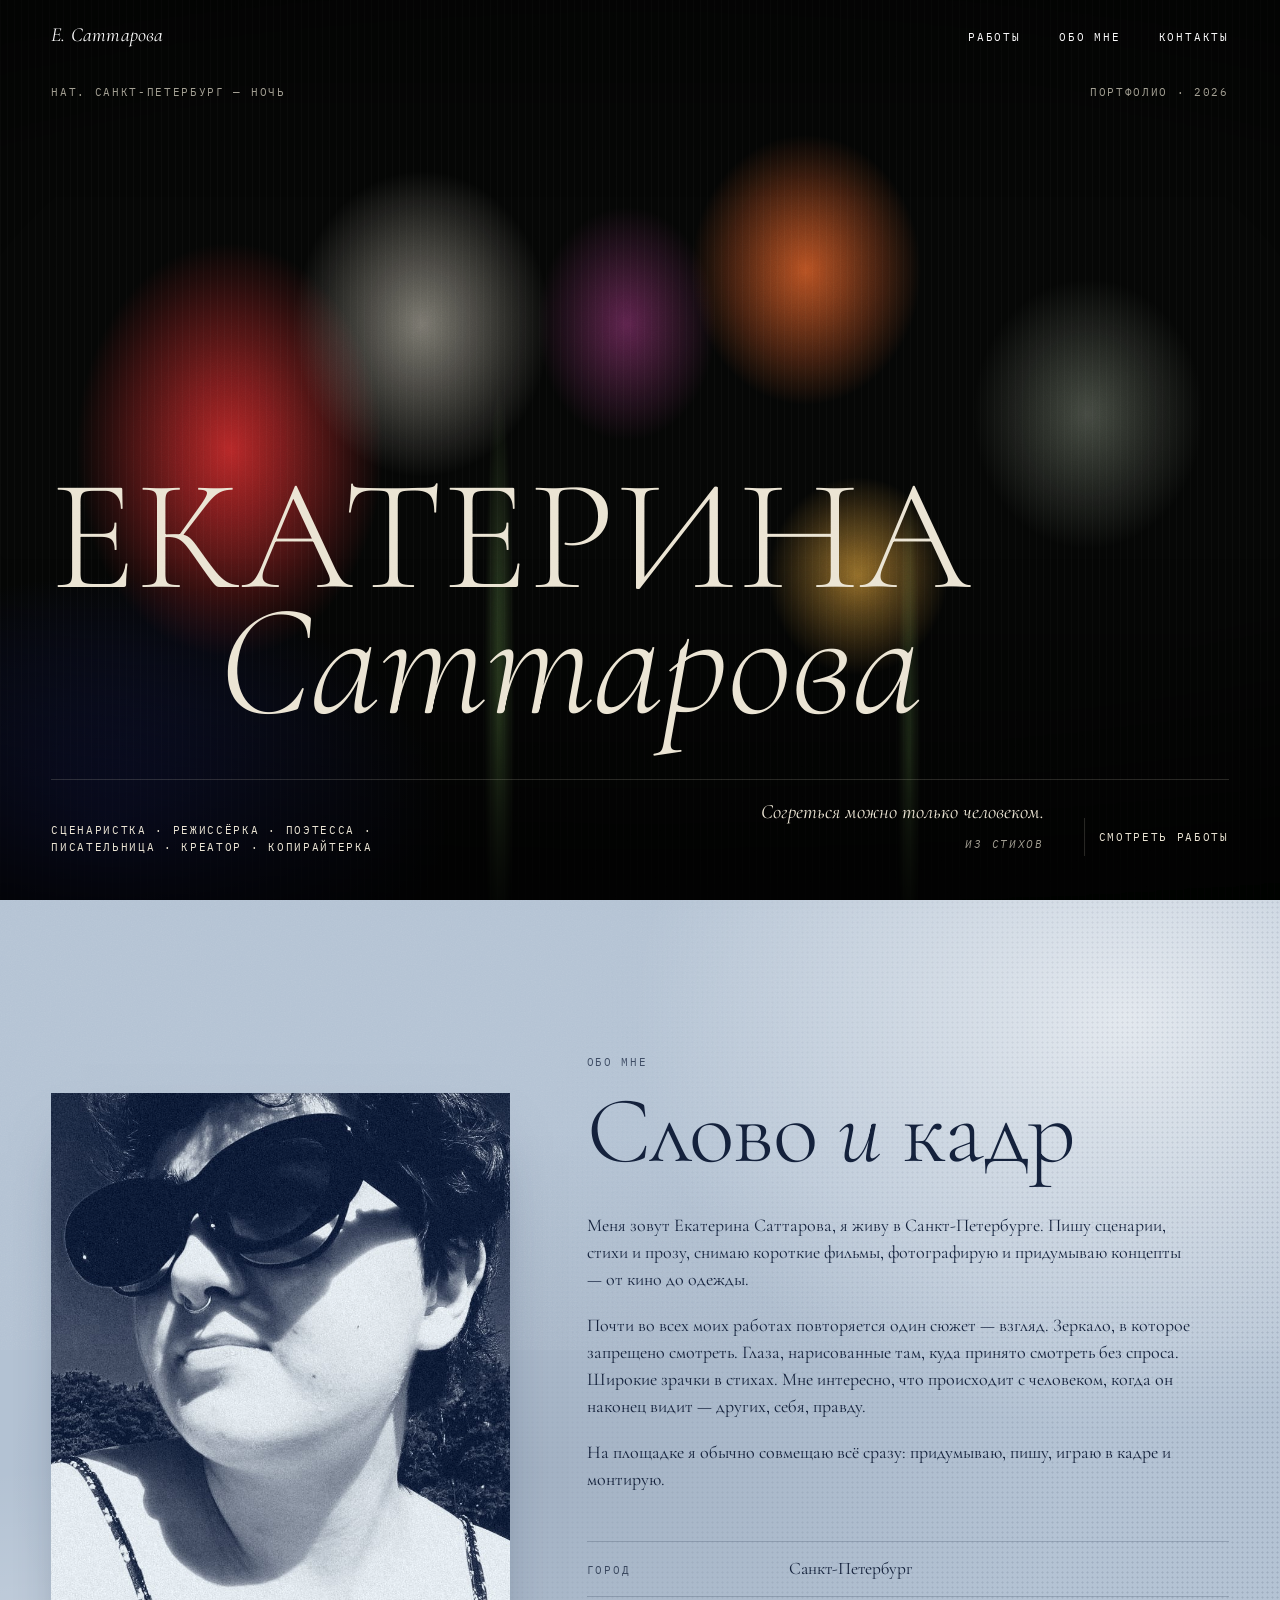
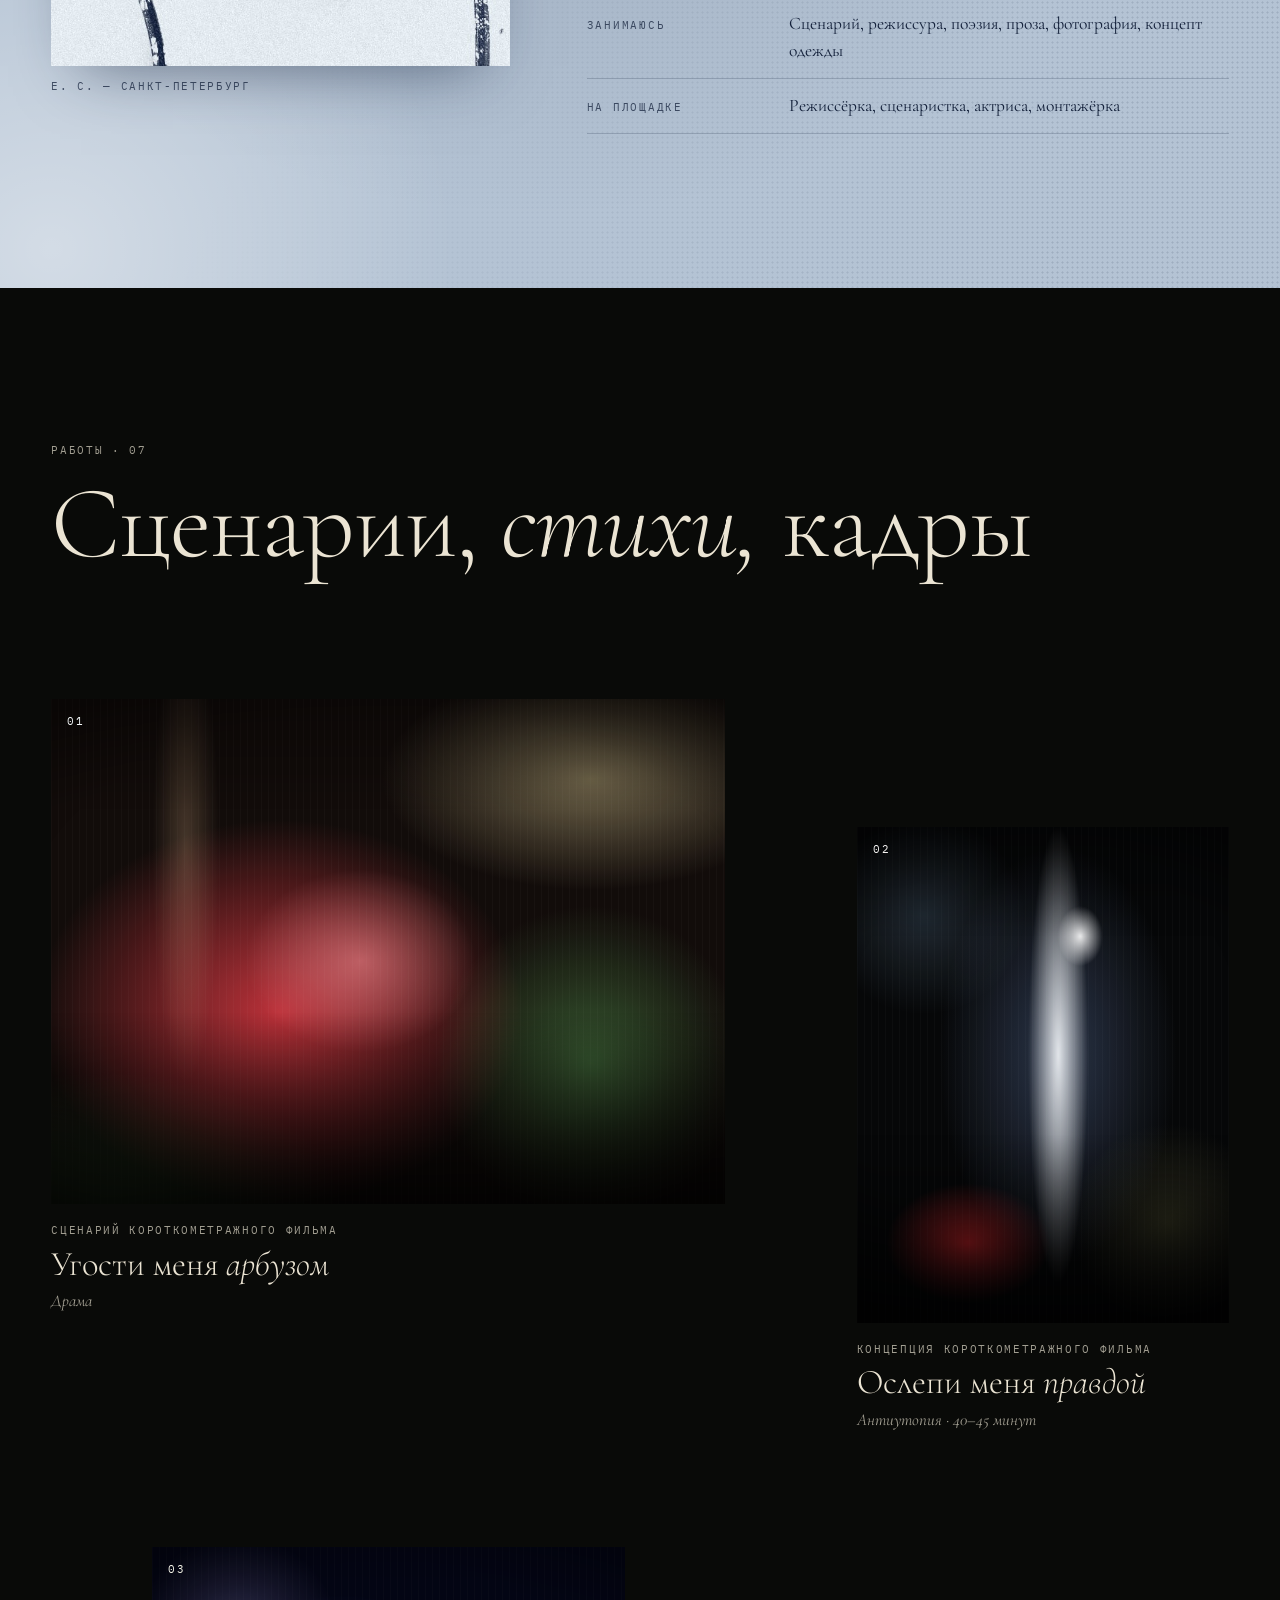
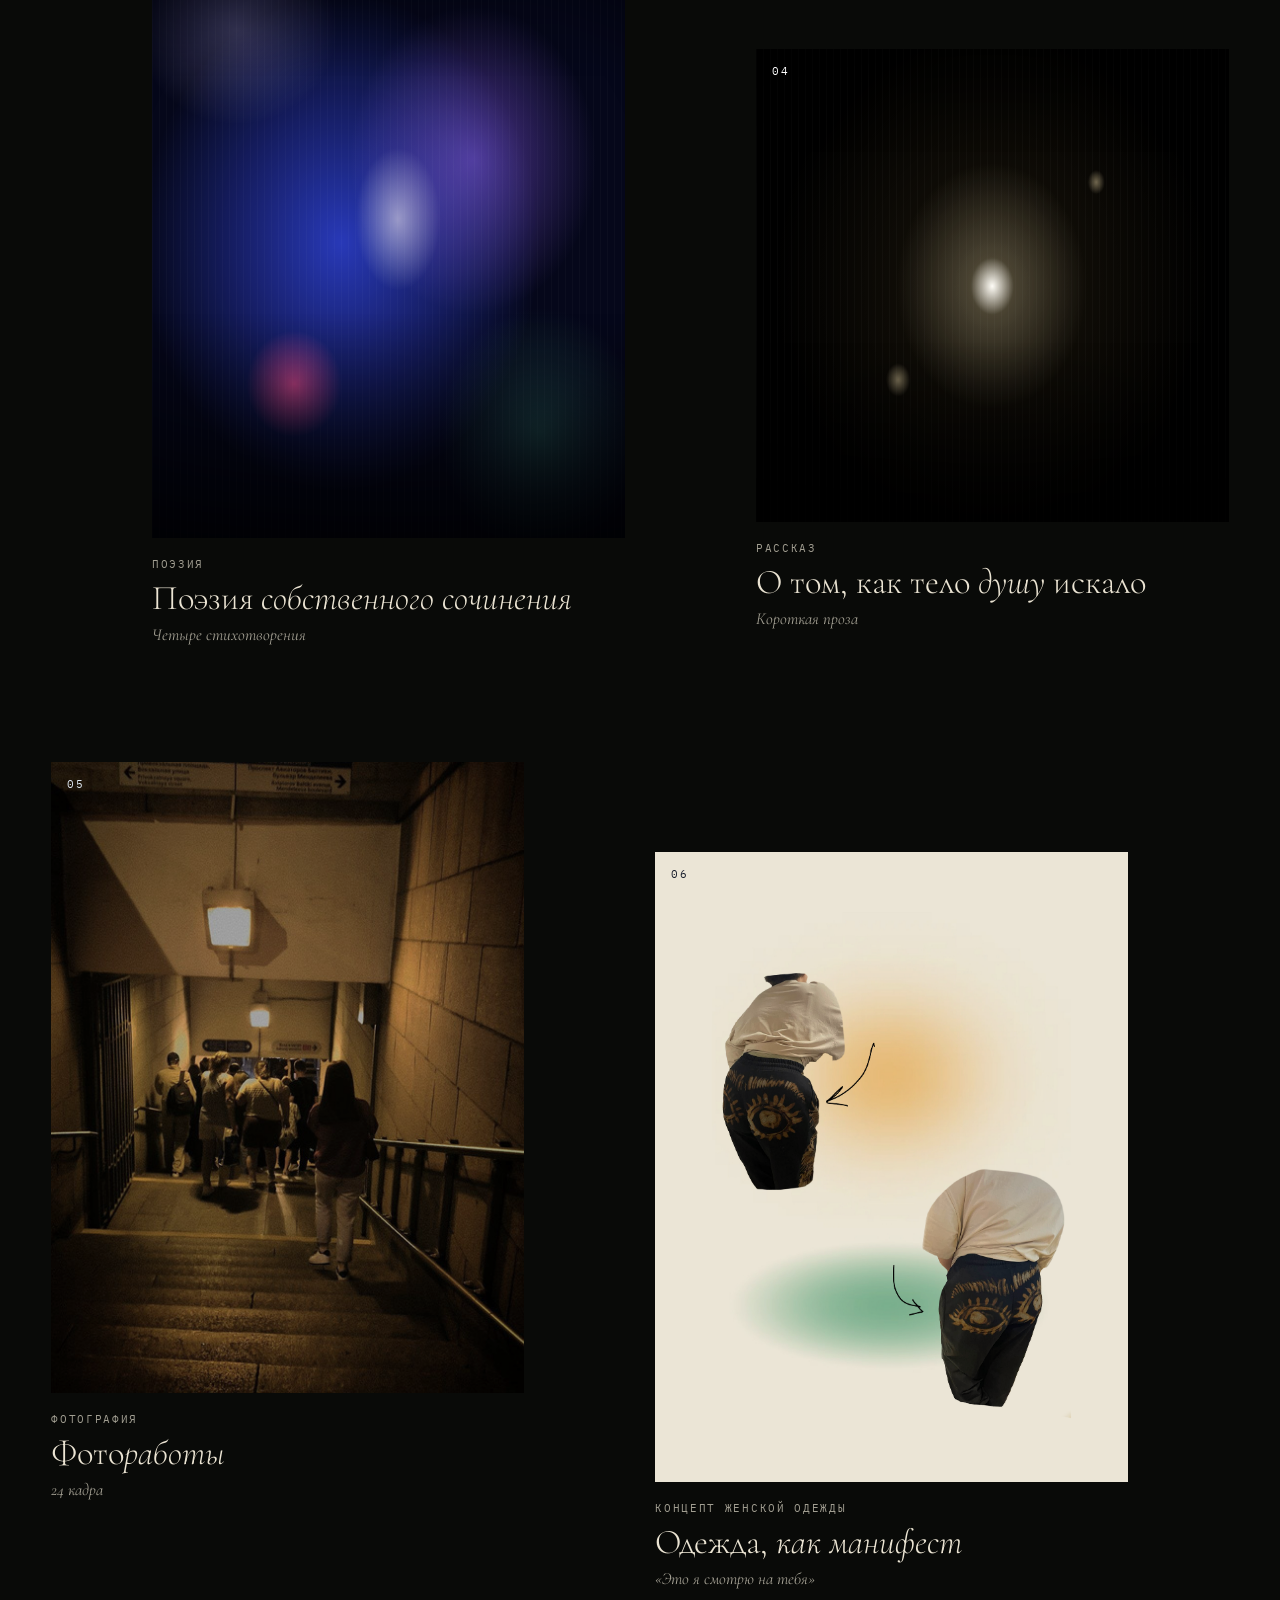
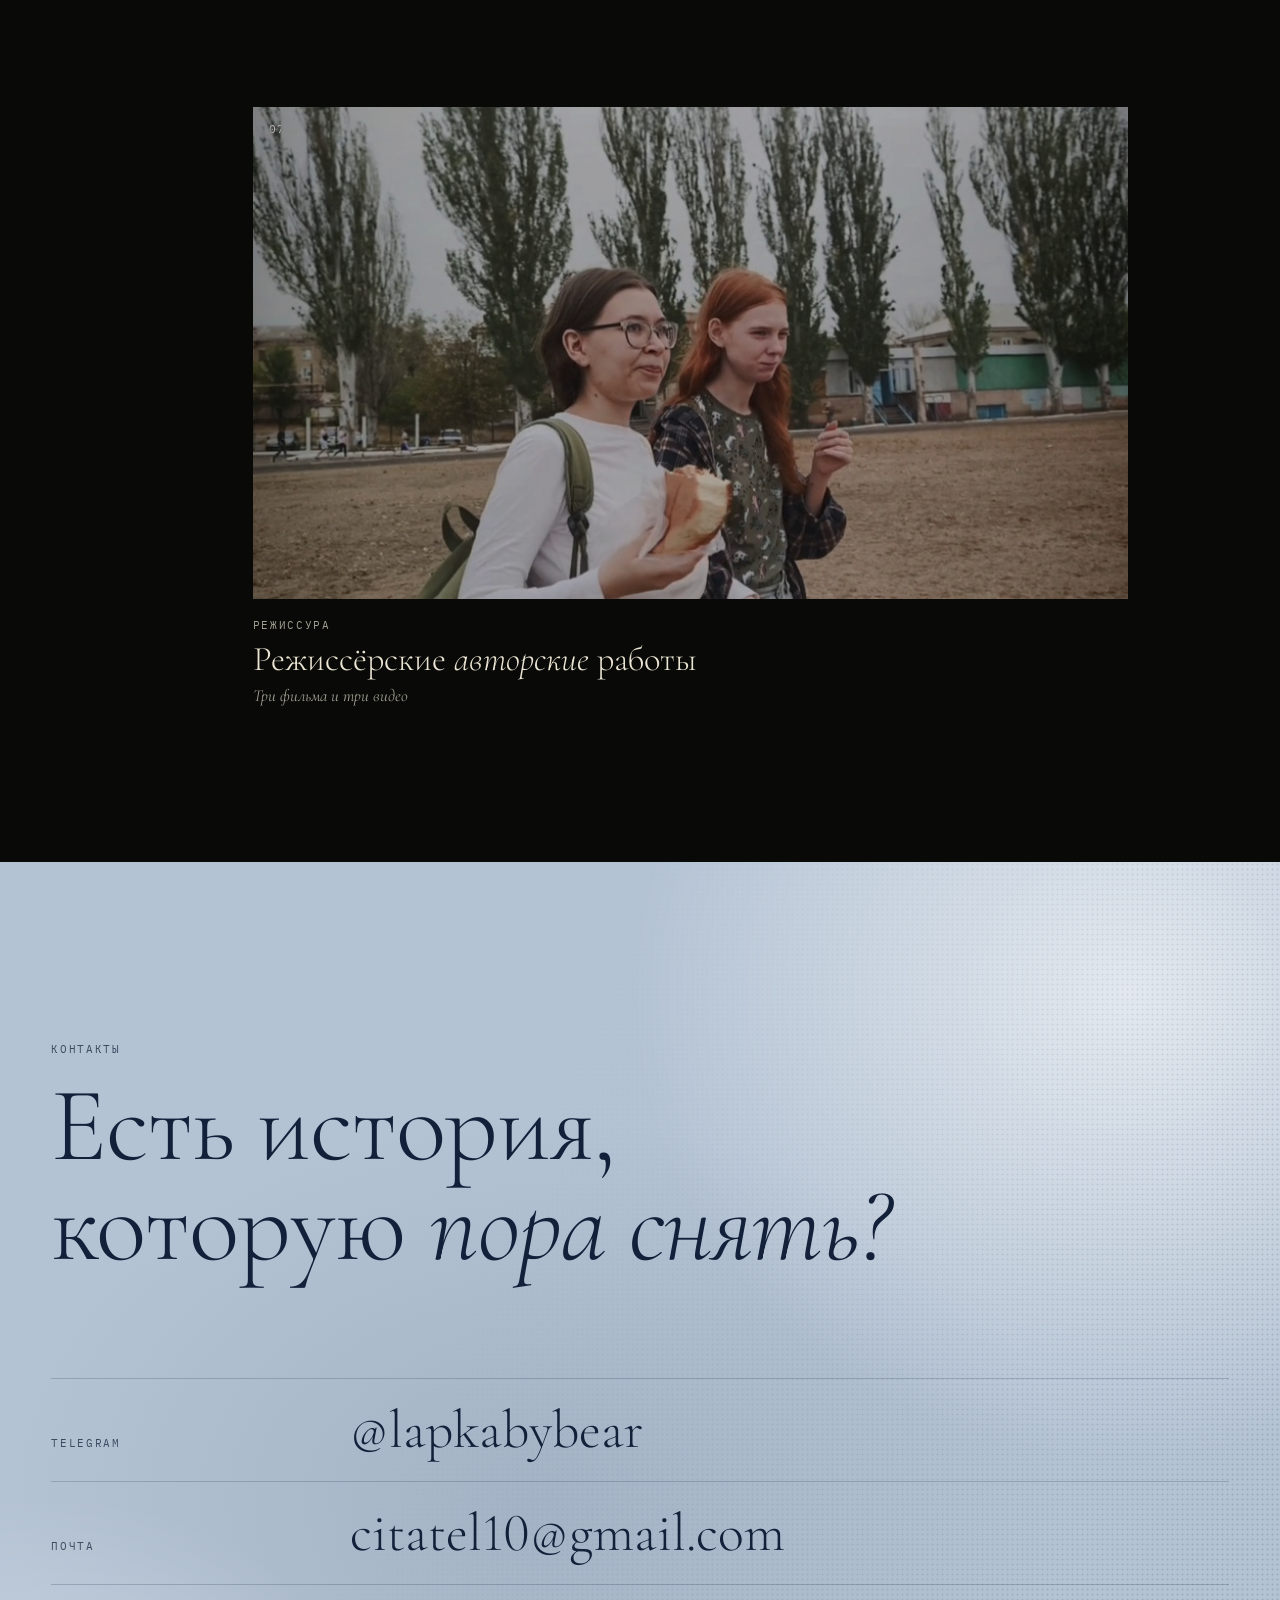
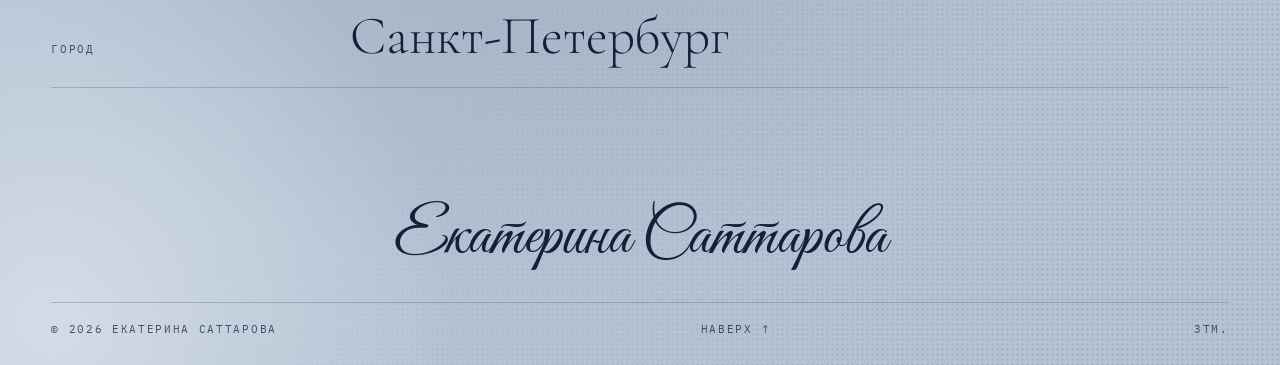
<file: index.html>
<!doctype html>
<html lang="ru">
<head>
<meta charset="utf-8">
<meta name="viewport" content="width=device-width, initial-scale=1, viewport-fit=cover">
<title>Екатерина Саттарова — сценаристка и режиссёрка</title>
<meta name="description" content="Екатерина Саттарова — сценаристка, режиссёрка, поэтесса и писательница из Санкт-Петербурга. Сценарии, короткие фильмы, стихи, проза и фотография.">
<meta name="theme-color" content="#090a08">
<meta property="og:type" content="website">
<meta property="og:locale" content="ru_RU">
<meta property="og:title" content="Екатерина Саттарова — сценаристка и режиссёрка">
<meta property="og:description" content="Екатерина Саттарова — сценаристка, режиссёрка, поэтесса и писательница из Санкт-Петербурга. Сценарии, короткие фильмы, стихи, проза и фотография.">
<meta property="og:url" content="https://veronikasattarova619-art.github.io/katya-portfolio/">
<meta property="og:image" content="https://veronikasattarova619-art.github.io/katya-portfolio/assets/img/og.jpg">
<meta name="twitter:card" content="summary_large_image">
<link rel="icon" href="favicon.svg" type="image/svg+xml">
<link rel="preconnect" href="https://fonts.googleapis.com">
<link rel="preconnect" href="https://fonts.gstatic.com" crossorigin>
<link rel="stylesheet" href="https://fonts.googleapis.com/css2?family=Cormorant+Garamond:ital,wght@0,300;0,400;0,500;0,600;1,300;1,400;1,500&family=Great+Vibes&family=IBM+Plex+Mono:wght@300;400;500&display=swap">
<link rel="stylesheet" href="assets/css/style.css">
<script>document.documentElement.classList.add('js')</script>
<script src="assets/js/main.js" defer></script>
</head>
<body class="page-home">
<a class="skip" href="#main">К содержанию</a>
<header class="site-header">
  <a class="brand" href="#top">Е. Саттарова</a>
  <nav class="nav" aria-label="Основная навигация">
    <a href="#works">Работы</a>
    <a href="#about">Обо мне</a>
    <a href="#contacts">Контакты</a>
  </nav>
</header>
<main id="main">
<section class="hero" id="top">
    <div class="aura aura--hero" aria-hidden="true"><i></i><i></i><i></i><i></i><i></i><i></i><i></i><i></i><i></i></div>
    <div class="hero__top kicker">
      <span data-reveal>Нат. Санкт-Петербург — ночь</span>
      <span data-reveal style="--delay:.1s">Портфолио · 2026</span>
    </div>
    <h1 class="hero__title">
      <span class="hero__first" data-reveal style="--delay:.15s">Екатерина</span>
      <em class="hero__last" data-reveal style="--delay:.35s">Саттарова</em>
    </h1>
    <div class="hero__bottom">
      <p class="hero__roles kicker" data-reveal style="--delay:.55s">Сценаристка · режиссёрка · поэтесса · писательница · креатор · копирайтерка</p>
      <blockquote class="hero__epigraph" data-reveal style="--delay:.7s">
        <p>Согреться можно только человеком.</p>
        <cite class="kicker">из стихов</cite>
      </blockquote>
      <a class="scroll-cue kicker" href="#works" data-reveal style="--delay:.85s"><span class="scroll-cue__line" aria-hidden="true"></span>Смотреть работы</a>
    </div>
  </section>

  <section class="section light about" id="about">
    <div class="wrap about__grid">
      <figure class="about__photo" data-reveal>
        <img src="assets/img/author.jpg" alt="Екатерина Саттарова" width="760" height="950" loading="lazy" decoding="async">
        <figcaption class="kicker">Е. С. — Санкт-Петербург</figcaption>
      </figure>
      <div class="about__text">
        <p class="kicker" data-reveal>Обо мне</p>
        <h2 class="about__title" data-reveal>Слово <em>и</em> кадр</h2>
        <div class="prose">
          <p data-reveal>Меня зовут Екатерина Саттарова, я живу в Санкт-Петербурге. Пишу сценарии, стихи и прозу, снимаю короткие фильмы, фотографирую и придумываю концепты — от кино до одежды.</p>
          <p data-reveal>Почти во всех моих работах повторяется один сюжет — взгляд. Зеркало, в которое запрещено смотреть. Глаза, нарисованные там, куда принято смотреть без спроса. Широкие зрачки в стихах. Мне интересно, что происходит с человеком, когда он наконец видит — других, себя, правду.</p>
          <p data-reveal>На площадке я обычно совмещаю всё сразу: придумываю, пишу, играю в кадре и монтирую.</p>
        </div>
        <dl class="facts" data-reveal>
          <div><dt>Город</dt><dd>Санкт-Петербург</dd></div>
          <div><dt>Занимаюсь</dt><dd>Сценарий, режиссура, поэзия, проза, фотография, концепт одежды</dd></div>
          <div><dt>На площадке</dt><dd>Режиссёрка, сценаристка, актриса, монтажёрка</dd></div>
        </dl>
      </div>
    </div>
  </section>

  <section class="section works" id="works">
    <div class="wrap">
      <header class="works__head">
        <p class="kicker" data-reveal>Работы · 07</p>
        <h2 class="works__title" data-reveal>Сценарии, <em>стихи,</em> кадры</h2>
      </header>
      <ol class="grid">
        <li class="card" data-reveal style="--delay:0s">
  <a href="ugosti-menya-arbuzom/">
    <div class="card__media" style="--ar:4/3">
      <div class="aura aura--arbuz" aria-hidden="true"><i></i><i></i><i></i><i></i><i></i><i></i></div>
      <span class="card__num">01</span>
    </div>
    <div class="card__body">
      <p class="kicker">Сценарий короткометражного фильма</p>
      <h3 class="card__title">Угости меня <em>арбузом</em><span class="card__arrow" aria-hidden="true">→</span></h3>
      <p class="card__sub">Драма</p>
    </div>
  </a>
</li>
        <li class="card" data-reveal style="--delay:0.12s">
  <a href="oslepi-menya-pravdoy/">
    <div class="card__media" style="--ar:3/4">
      <div class="aura aura--pravda" aria-hidden="true"><i></i><i></i><i></i><i></i><i></i><i></i></div>
      <span class="card__num">02</span>
    </div>
    <div class="card__body">
      <p class="kicker">Концепция короткометражного фильма</p>
      <h3 class="card__title">Ослепи меня <em>правдой</em><span class="card__arrow" aria-hidden="true">→</span></h3>
      <p class="card__sub">Антиутопия · 40–45 минут</p>
    </div>
  </a>
</li>
        <li class="card" data-reveal style="--delay:0s">
  <a href="poeziya/">
    <div class="card__media" style="--ar:4/5">
      <div class="aura aura--poeziya" aria-hidden="true"><i></i><i></i><i></i><i></i><i></i><i></i></div>
      <span class="card__num">03</span>
    </div>
    <div class="card__body">
      <p class="kicker">Поэзия</p>
      <h3 class="card__title">Поэзия <em>собственного сочинения</em><span class="card__arrow" aria-hidden="true">→</span></h3>
      <p class="card__sub">Четыре стихотворения</p>
    </div>
  </a>
</li>
        <li class="card" data-reveal style="--delay:0.12s">
  <a href="o-tom-kak-telo-dushu-iskalo/">
    <div class="card__media" style="--ar:1/1">
      <div class="aura aura--telo" aria-hidden="true"><i></i><i></i><i></i><i></i><i></i></div>
      <span class="card__num">04</span>
    </div>
    <div class="card__body">
      <p class="kicker">Рассказ</p>
      <h3 class="card__title">О том, как тело <em>душу</em> искало<span class="card__arrow" aria-hidden="true">→</span></h3>
      <p class="card__sub">Короткая проза</p>
    </div>
  </a>
</li>
        <li class="card" data-reveal style="--delay:0s">
  <a href="fotoraboty/">
    <div class="card__media" style="--ar:3/4">
      <img src="assets/img/fotoraboty/photo-01.jpg" alt="" width="479" height="639" loading="lazy" decoding="async">
      <span class="card__num">05</span>
    </div>
    <div class="card__body">
      <p class="kicker">Фотография</p>
      <h3 class="card__title">Фото<em>работы</em><span class="card__arrow" aria-hidden="true">→</span></h3>
      <p class="card__sub">24 кадра</p>
    </div>
  </a>
</li>
        <li class="card" data-reveal style="--delay:0.12s">
  <a href="odezhda-kak-manifest/">
    <div class="card__media card__media--paper" style="--ar:3/4">
      <img class="is-paper" src="assets/img/odezhda-kak-manifest/odezhda-kak-manifest.png" alt="" width="1080" height="1532" loading="lazy" decoding="async">
      <span class="card__num">06</span>
    </div>
    <div class="card__body">
      <p class="kicker">Концепт женской одежды</p>
      <h3 class="card__title">Одежда, <em>как манифест</em><span class="card__arrow" aria-hidden="true">→</span></h3>
      <p class="card__sub">«Это я смотрю на тебя»</p>
    </div>
  </a>
</li>
        <li class="card" data-reveal style="--delay:0s">
  <a href="rezhissyorskie-raboty/">
    <div class="card__media" style="--ar:16/9">
      <img src="assets/img/rezhissyorskie-raboty/den-rozhdeniya-podrugi.jpg" alt="" width="871" height="482" loading="lazy" decoding="async">
      <span class="card__num">07</span>
    </div>
    <div class="card__body">
      <p class="kicker">Режиссура</p>
      <h3 class="card__title">Режиссёрские <em>авторские</em> работы<span class="card__arrow" aria-hidden="true">→</span></h3>
      <p class="card__sub">Три фильма и три видео</p>
    </div>
  </a>
</li>
      </ol>
    </div>
  </section>
</main>
<footer class="footer light" id="contacts">
  <div class="wrap">
    <p class="kicker" data-reveal>Контакты</p>
    <h2 class="footer__title" data-reveal>Есть история, <br>которую <em>пора снять?</em></h2>
    <ul class="contacts">
      <li data-reveal><span class="kicker">Telegram</span><a href="https://t.me/lapkabybear" target="_blank" rel="noopener">@lapkabybear</a></li>
      <li data-reveal><span class="kicker">Почта</span><a href="mailto:citatel10@gmail.com">citatel10@gmail.com</a></li>
      <li data-reveal><span class="kicker">Город</span><span class="contacts__value">Санкт-Петербург</span></li>
    </ul>
    <p class="footer__sign" data-reveal>Екатерина Саттарова</p>
    <div class="footer__bottom kicker">
      <span>© 2026 Екатерина Саттарова</span>
      <a href="#top" class="footer__top">Наверх ↑</a>
      <span title="Затемнение — так в сценарии заканчивается сцена">ЗТМ.</span>
    </div>
  </div>
</footer>
<div class="curtain" aria-hidden="true"></div>
</body>
</html>
</file>
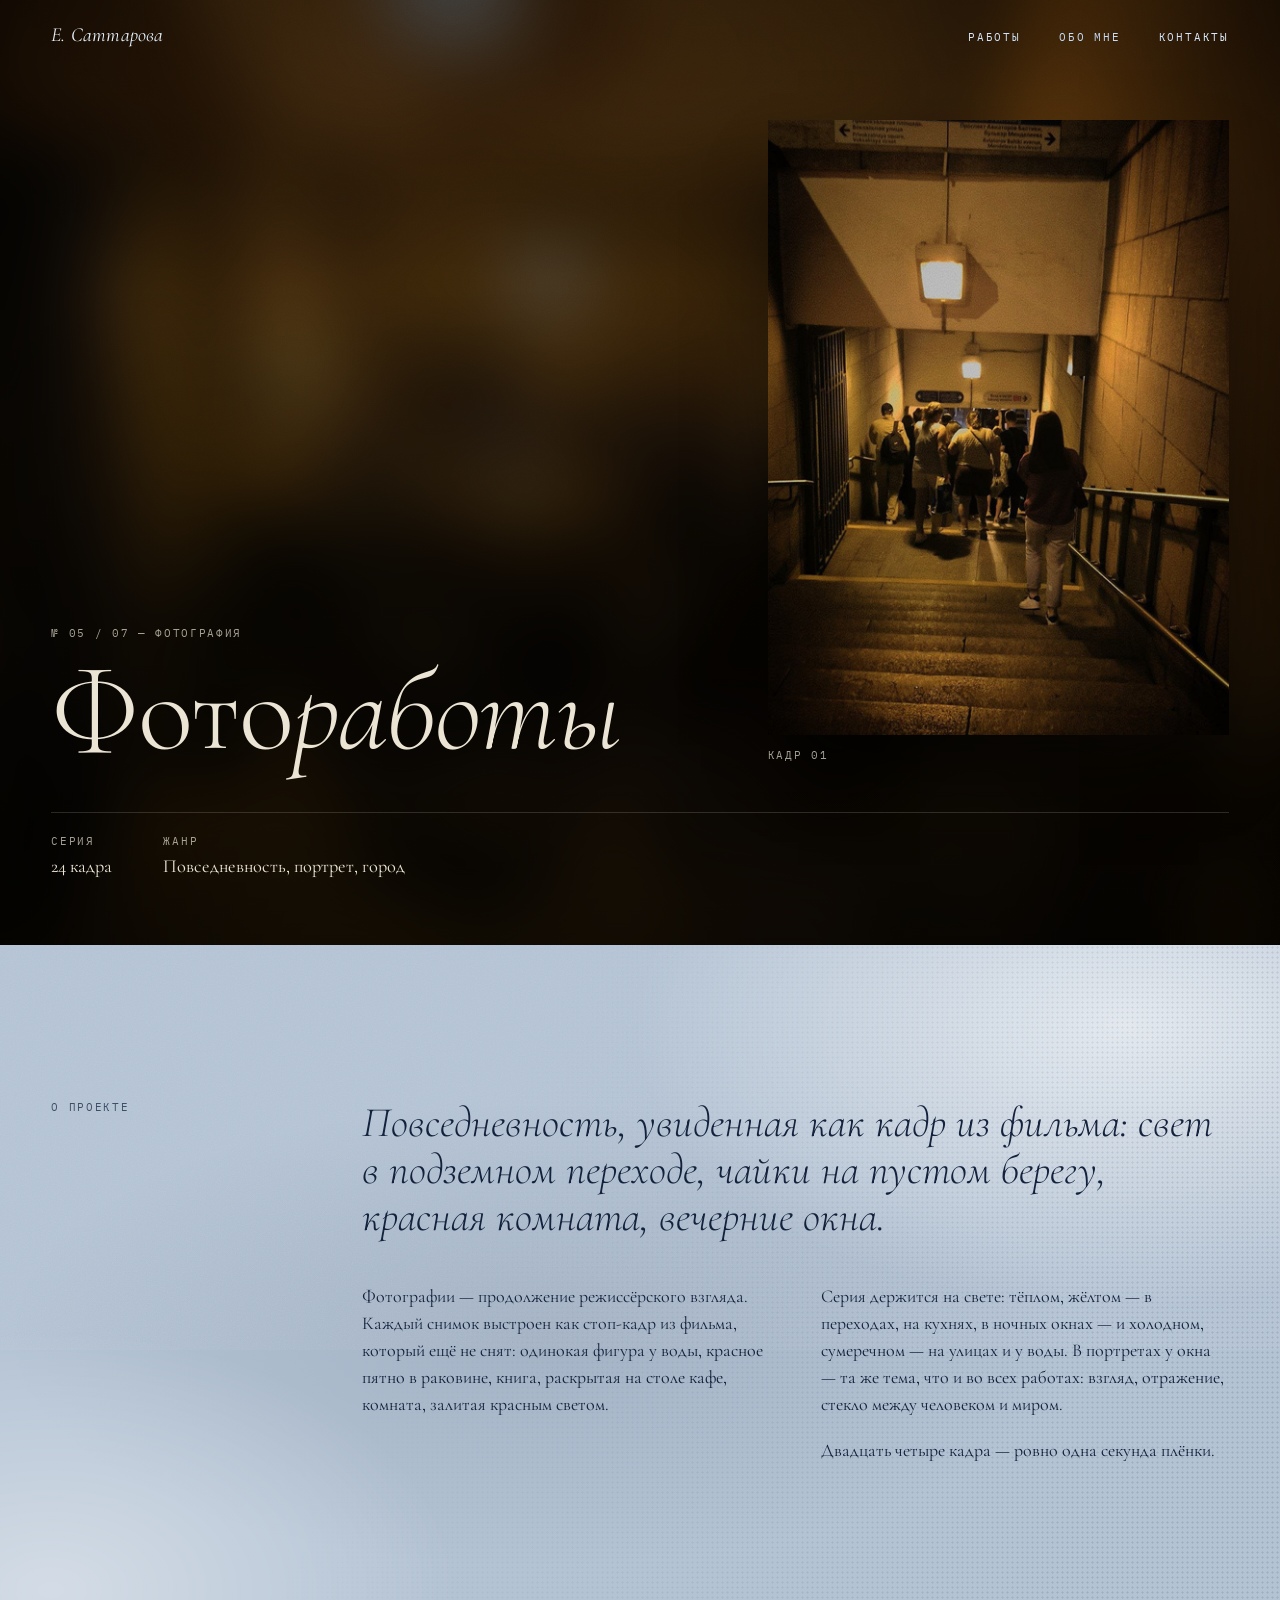
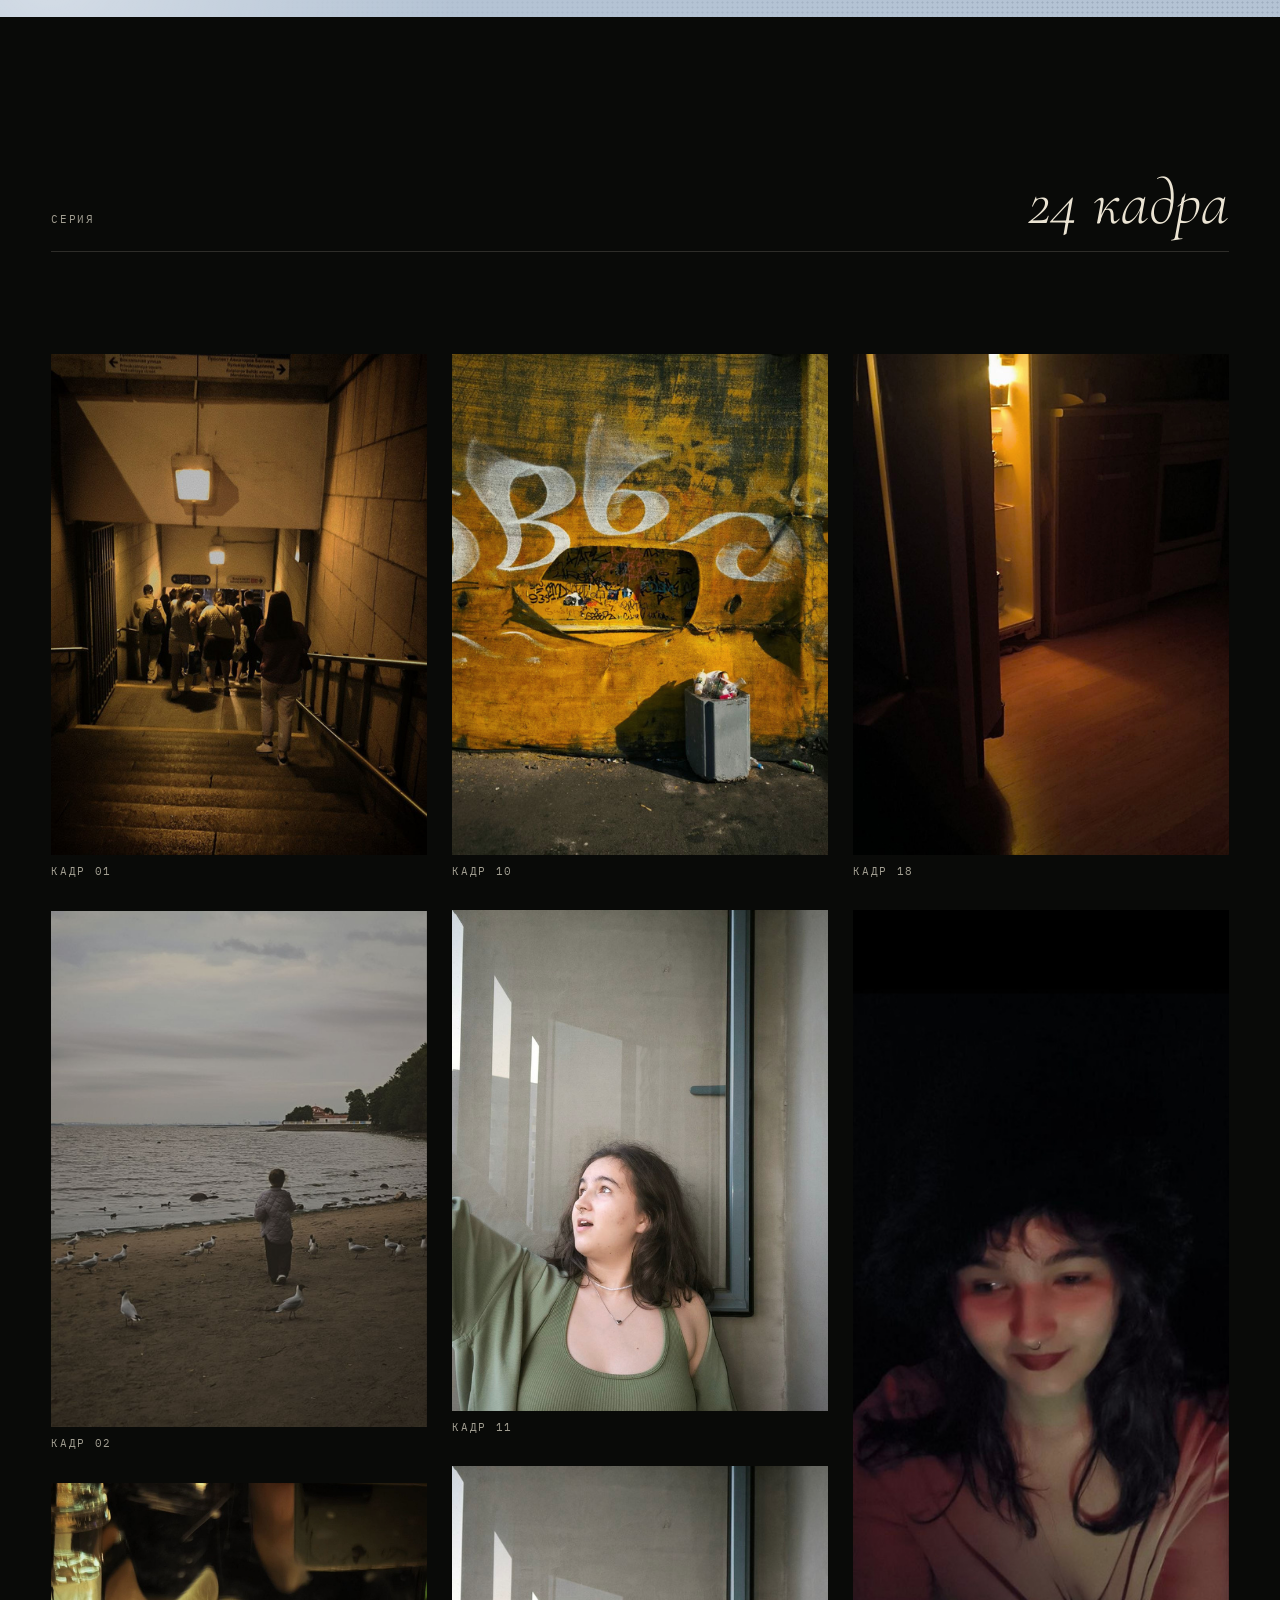
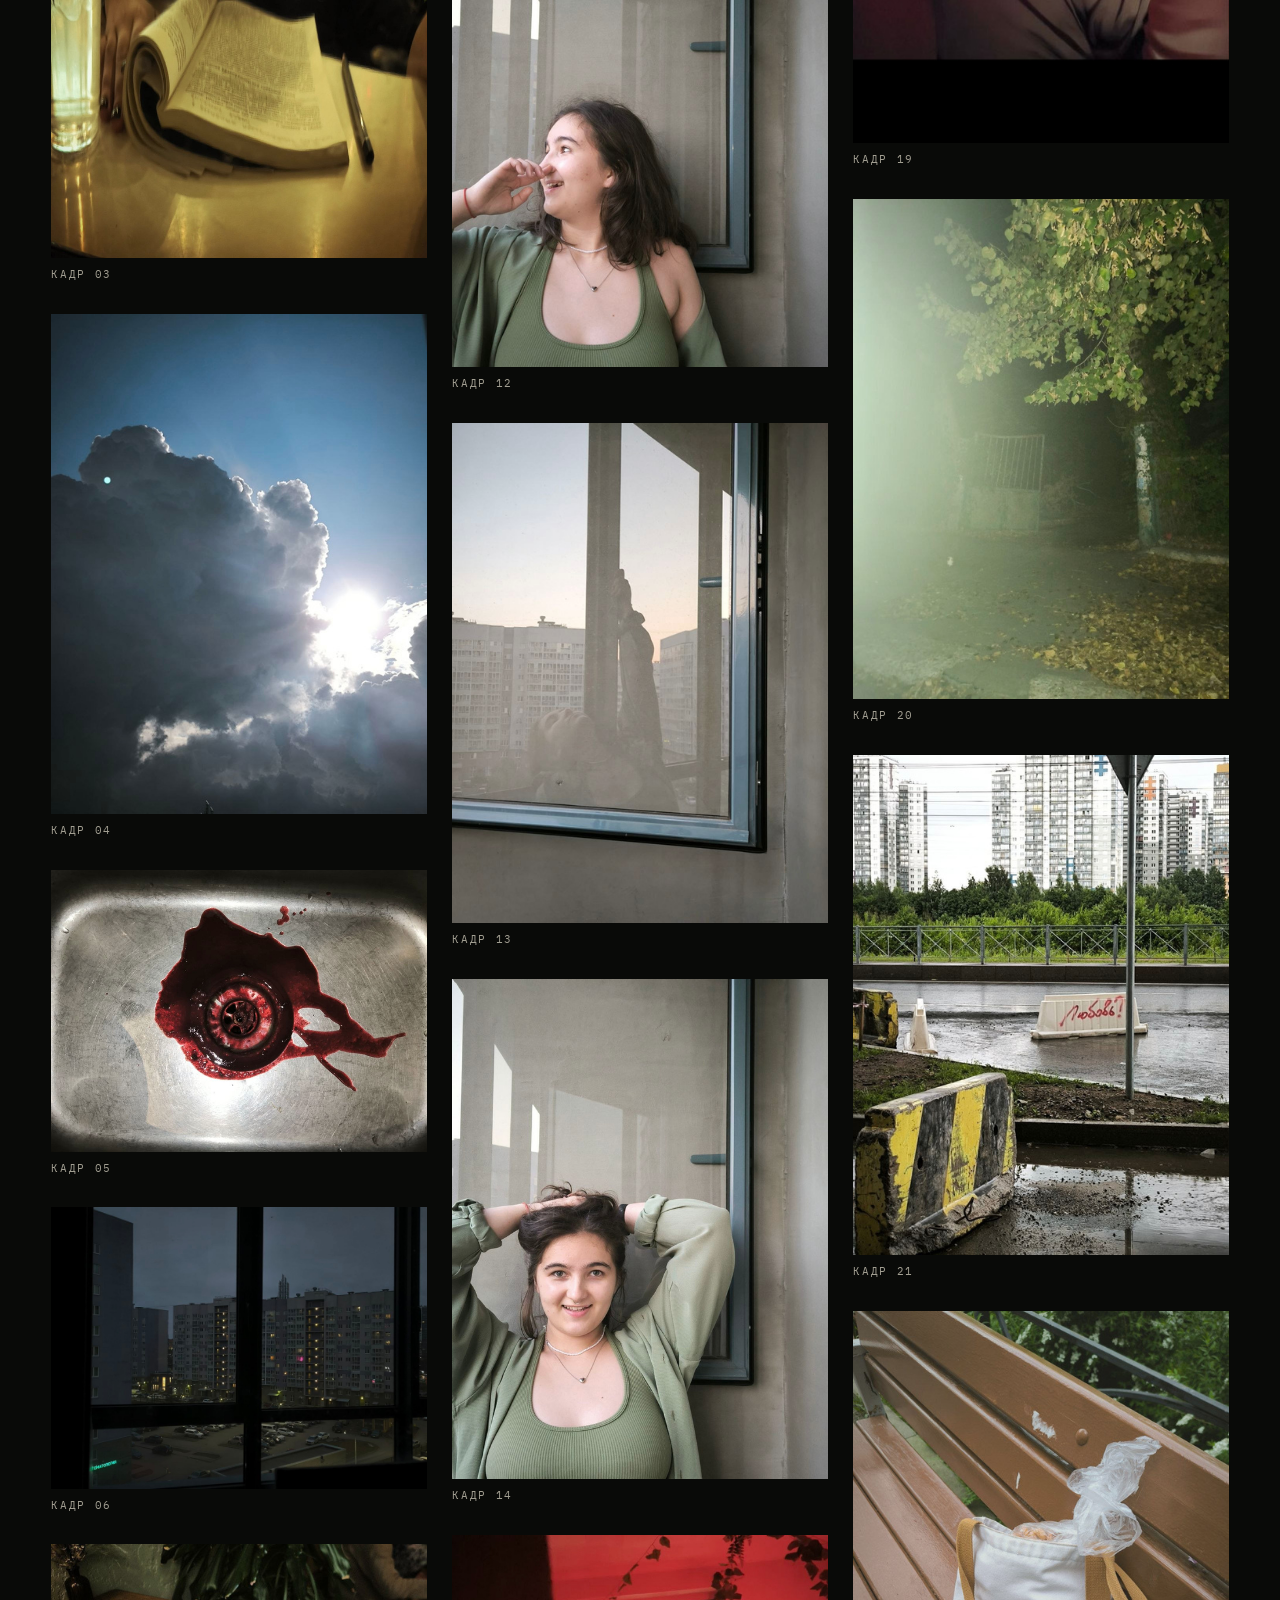
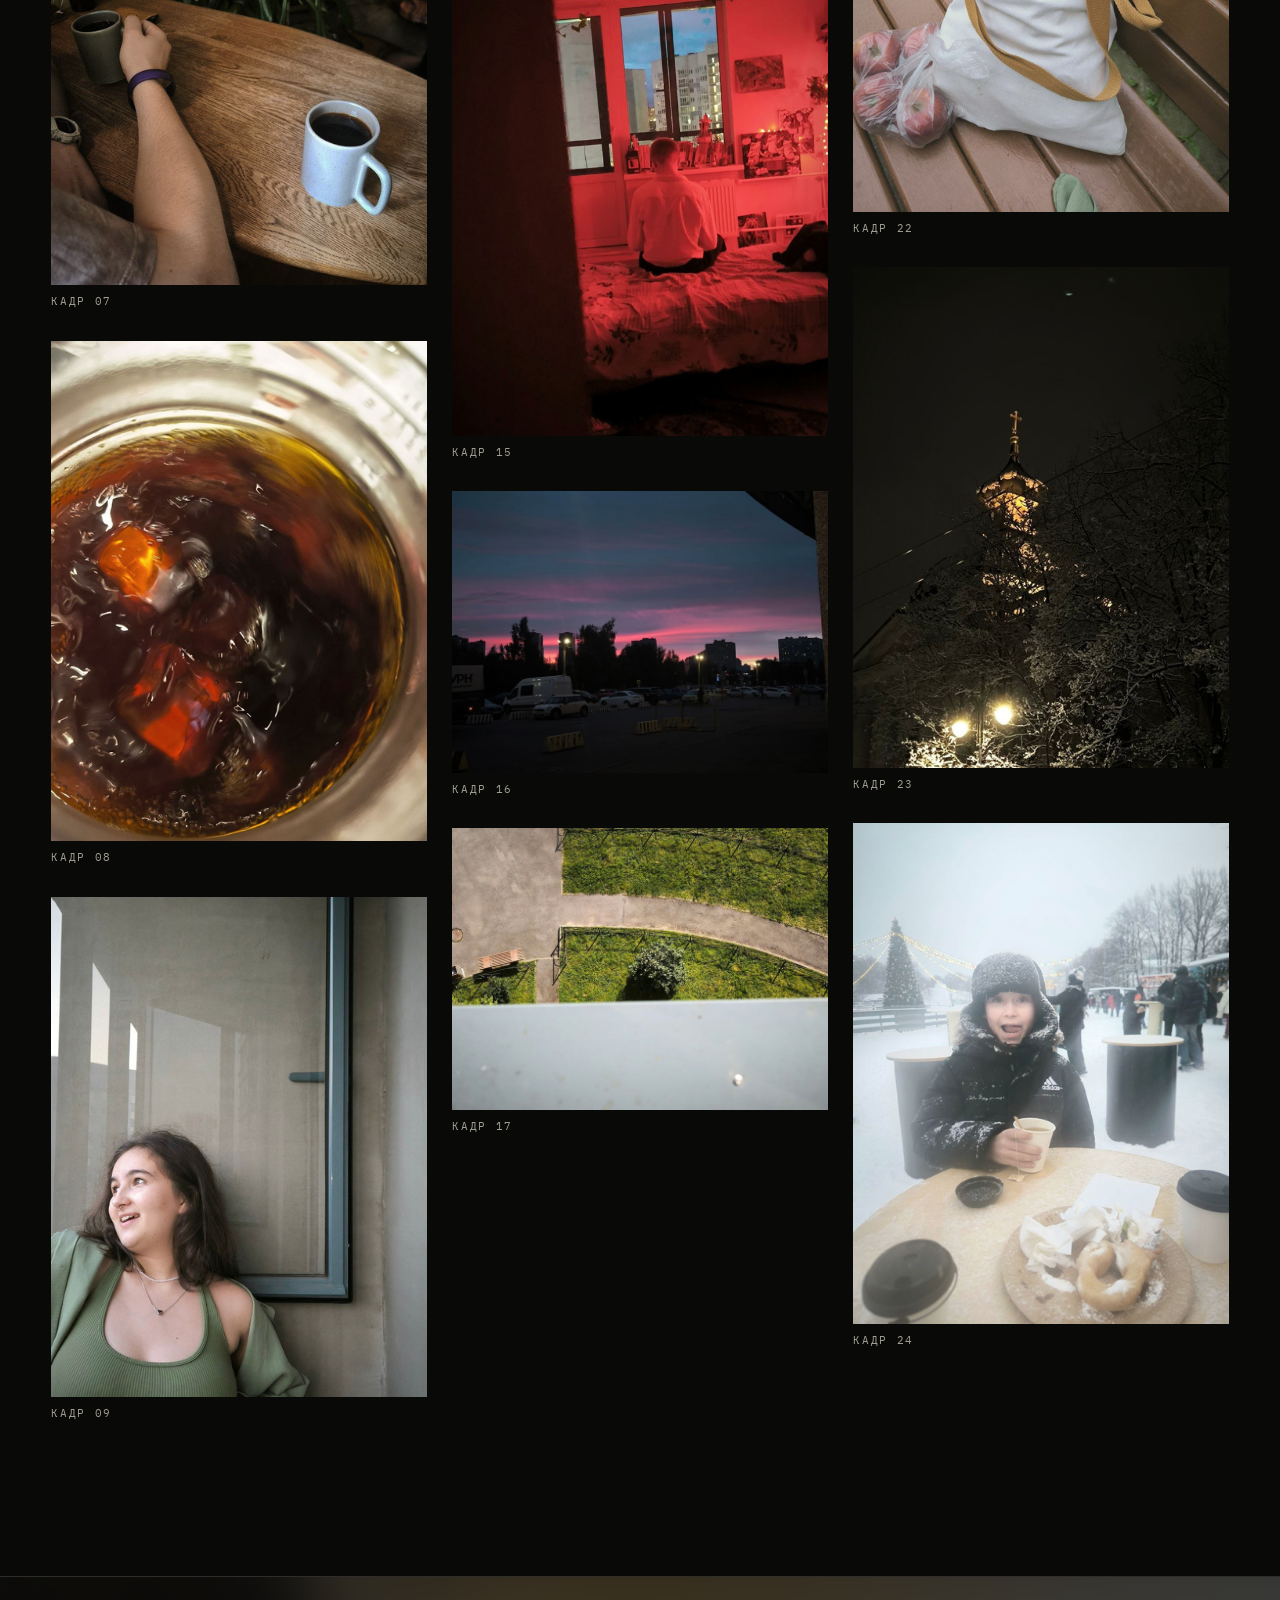
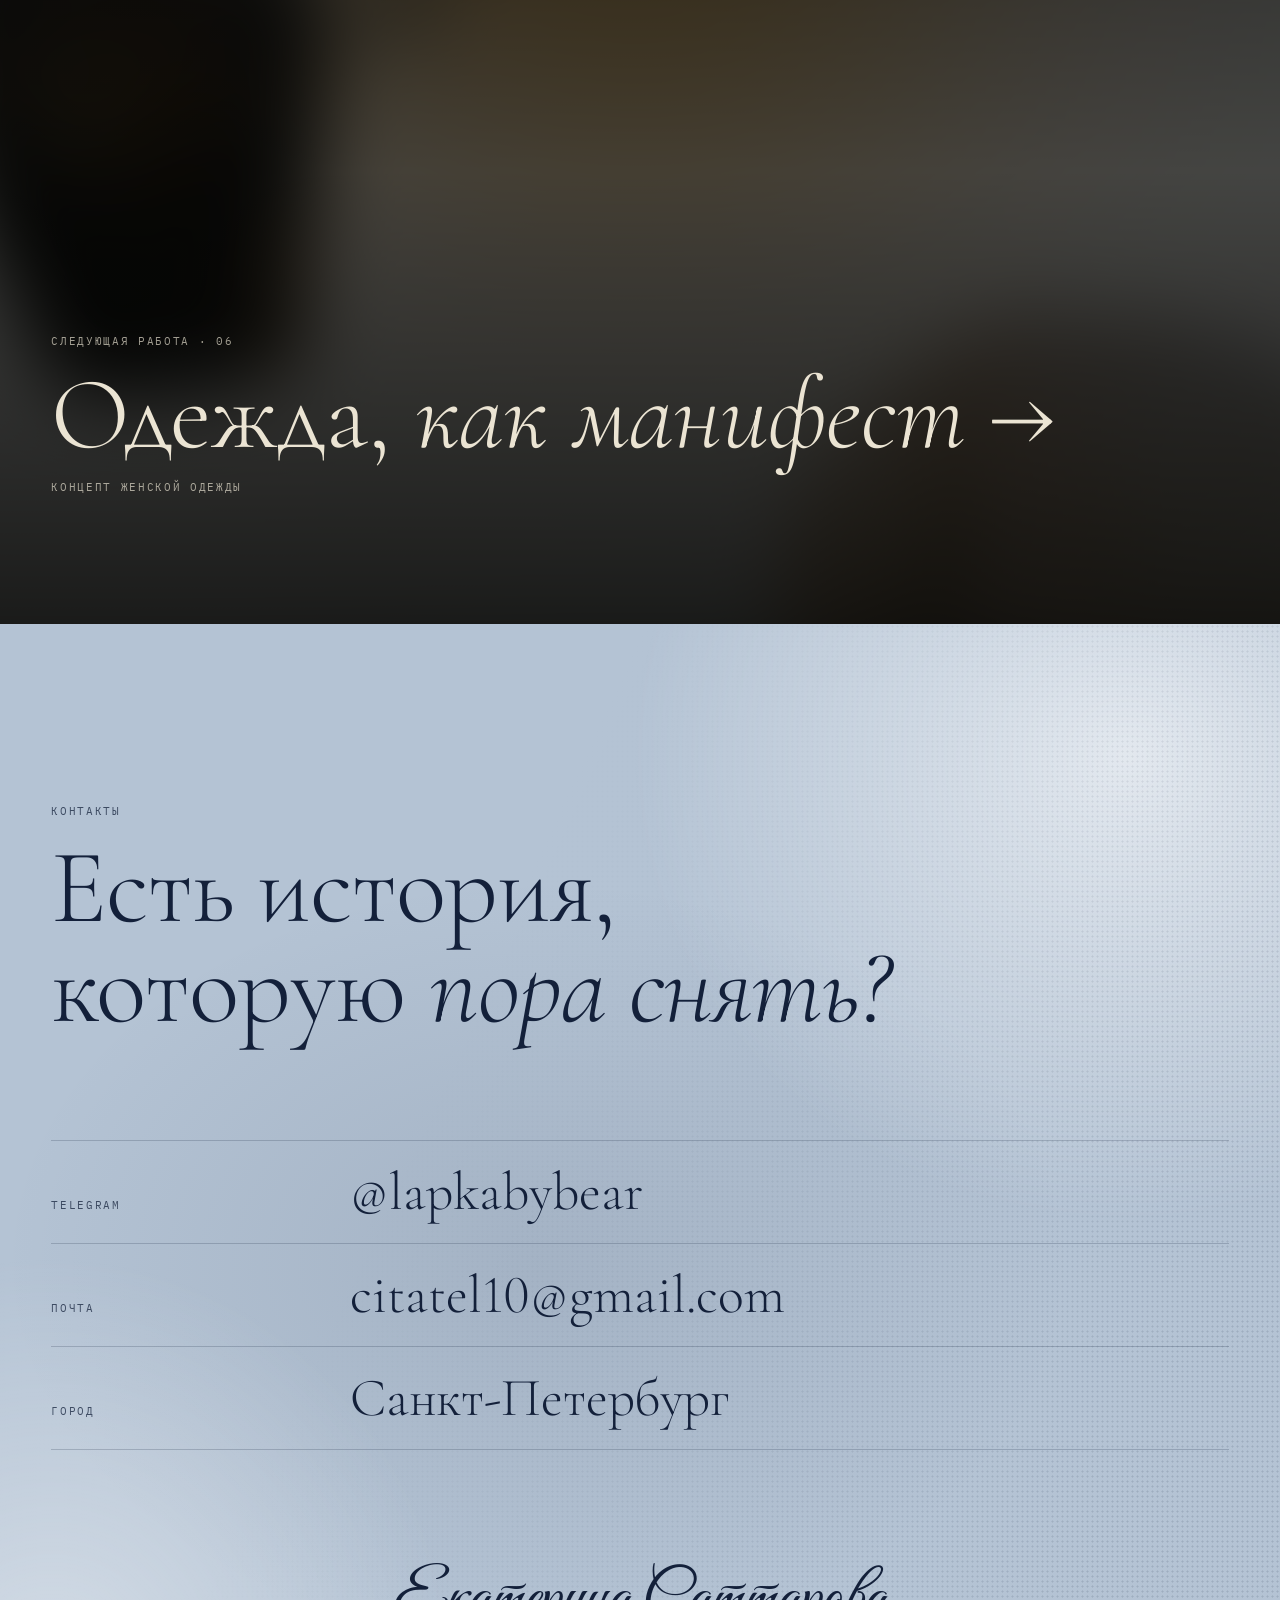
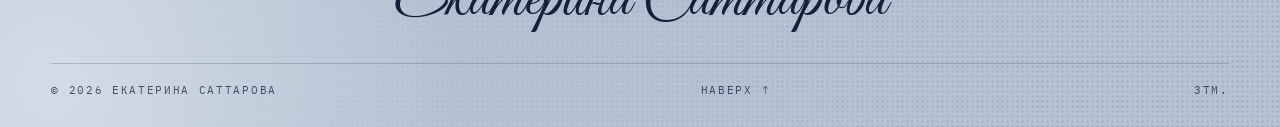
<file: fotoraboty/index.html>
<!doctype html>
<html lang="ru">
<head>
<meta charset="utf-8">
<meta name="viewport" content="width=device-width, initial-scale=1, viewport-fit=cover">
<title>Фотоработы — Екатерина Саттарова</title>
<meta name="description" content="Повседневность, увиденная как кадр из фильма: свет в подземном переходе, чайки на пустом берегу, красная комната, вечерние окна.">
<meta name="theme-color" content="#090a08">
<meta property="og:type" content="website">
<meta property="og:locale" content="ru_RU">
<meta property="og:title" content="Фотоработы — Екатерина Саттарова">
<meta property="og:description" content="Повседневность, увиденная как кадр из фильма: свет в подземном переходе, чайки на пустом берегу, красная комната, вечерние окна.">
<meta property="og:url" content="https://veronikasattarova619-art.github.io/katya-portfolio/fotoraboty/">
<meta property="og:image" content="https://veronikasattarova619-art.github.io/katya-portfolio/assets/img/og.jpg">
<meta name="twitter:card" content="summary_large_image">
<link rel="icon" href="../favicon.svg" type="image/svg+xml">
<link rel="preconnect" href="https://fonts.googleapis.com">
<link rel="preconnect" href="https://fonts.gstatic.com" crossorigin>
<link rel="stylesheet" href="https://fonts.googleapis.com/css2?family=Cormorant+Garamond:ital,wght@0,300;0,400;0,500;0,600;1,300;1,400;1,500&family=Great+Vibes&family=IBM+Plex+Mono:wght@300;400;500&display=swap">
<link rel="stylesheet" href="../assets/css/style.css">
<script>document.documentElement.classList.add('js')</script>
<script src="../assets/js/main.js" defer></script>
</head>
<body class="page-project page-photos">
<a class="skip" href="#main">К содержанию</a>
<header class="site-header">
  <a class="brand" href="../">Е. Саттарова</a>
  <nav class="nav" aria-label="Основная навигация">
    <a href="../#works">Работы</a>
    <a href="../#about">Обо мне</a>
    <a href="#contacts">Контакты</a>
  </nav>
</header>
<main id="main">
<section class="phero phero--still">
    <div class="phero__bg phero__bg--img" aria-hidden="true"><img src="../assets/img/fotoraboty/photo-01.jpg" alt="" width="479" height="639"></div>
    <div class="phero__inner">
      <div class="phero__head">
        <p class="kicker" data-reveal>№ 05 / 07 — Фотография</p>
        <h1 class="phero__title" data-reveal style="--delay:.15s">Фото<em>работы</em></h1>
      </div>
      <figure class="phero__still" data-reveal style="--delay:.35s">
        <img src="../assets/img/fotoraboty/photo-01.jpg" alt="Фотоработы" width="479" height="639">
        <figcaption class="kicker">Кадр 01</figcaption>
      </figure>
      <dl class="phero__meta" data-reveal style="--delay:.3s">
        <div><dt>Серия</dt><dd>24 кадра</dd></div>
        <div><dt>Жанр</dt><dd>Повседневность, портрет, город</dd></div>
      </dl>
    </div>
  </section>
  <section class="section light intro">
    <div class="wrap intro__grid">
      <p class="kicker" data-reveal>О проекте</p>
      <div>
        <p class="intro__lead" data-reveal>Повседневность, увиденная как кадр из фильма: свет в подземном переходе, чайки на пустом берегу, красная комната, вечерние окна.</p>
        <div class="prose">
          <p data-reveal>Фотографии — продолжение режиссёрского взгляда. Каждый снимок выстроен как стоп-кадр из фильма, который ещё не снят: одинокая фигура у воды, красное пятно в раковине, книга, раскрытая на столе кафе, комната, залитая красным светом.</p>
          <p data-reveal>Серия держится на свете: тёплом, жёлтом — в переходах, на кухнях, в ночных окнах — и холодном, сумеречном — на улицах и у воды. В портретах у окна — та же тема, что и во всех работах: взгляд, отражение, стекло между человеком и миром.</p>
          <p data-reveal>Двадцать четыре кадра — ровно одна секунда плёнки.</p>
        </div>
      </div>
    </div>
  </section>
  <section class="section content">
    <div class="wrap">
      <header class="content__head" data-reveal>
        <p class="kicker">Серия</p>
        <h2 class="content__title">24 кадра</h2>
      </header>
      <div class="photos">
        <figure class="photo" data-reveal>
          <a href="../assets/img/fotoraboty/photo-01.jpg" data-lightbox="photos" data-caption="Кадр 01"><img src="../assets/img/fotoraboty/photo-01.jpg" alt="Лестница в подземный переход в жёлтом свете фонаря" width="479" height="639" loading="lazy" decoding="async"></a>
          <figcaption class="kicker">Кадр 01</figcaption>
        </figure>
        <figure class="photo" data-reveal>
          <a href="../assets/img/fotoraboty/photo-02.jpg" data-lightbox="photos" data-caption="Кадр 02"><img src="../assets/img/fotoraboty/photo-02.jpg" alt="Одинокая фигура на песчаном берегу среди чаек" width="465" height="640" loading="lazy" decoding="async"></a>
          <figcaption class="kicker">Кадр 02</figcaption>
        </figure>
        <figure class="photo" data-reveal>
          <a href="../assets/img/fotoraboty/photo-03.jpg" data-lightbox="photos" data-caption="Кадр 03"><img src="../assets/img/fotoraboty/photo-03.jpg" alt="Раскрытая книга, стакан воды и ручка на столе в тёплом свете" width="640" height="640" loading="lazy" decoding="async"></a>
          <figcaption class="kicker">Кадр 03</figcaption>
        </figure>
        <figure class="photo" data-reveal>
          <a href="../assets/img/fotoraboty/photo-04.jpg" data-lightbox="photos" data-caption="Кадр 04"><img src="../assets/img/fotoraboty/photo-04.jpg" alt="Солнце пробивается сквозь тяжёлое облако" width="480" height="640" loading="lazy" decoding="async"></a>
          <figcaption class="kicker">Кадр 04</figcaption>
        </figure>
        <figure class="photo" data-reveal>
          <a href="../assets/img/fotoraboty/photo-05.jpg" data-lightbox="photos" data-caption="Кадр 05"><img src="../assets/img/fotoraboty/photo-05.jpg" alt="Красное пятно в металлической раковине" width="640" height="480" loading="lazy" decoding="async"></a>
          <figcaption class="kicker">Кадр 05</figcaption>
        </figure>
        <figure class="photo" data-reveal>
          <a href="../assets/img/fotoraboty/photo-06.jpg" data-lightbox="photos" data-caption="Кадр 06"><img src="../assets/img/fotoraboty/photo-06.jpg" alt="Вечерний город за панорамным окном" width="896" height="672" loading="lazy" decoding="async"></a>
          <figcaption class="kicker">Кадр 06</figcaption>
        </figure>
        <figure class="photo" data-reveal>
          <a href="../assets/img/fotoraboty/photo-07.jpg" data-lightbox="photos" data-caption="Кадр 07"><img src="../assets/img/fotoraboty/photo-07.jpg" alt="Чашка кофе на деревянном столе" width="479" height="435" loading="lazy" decoding="async"></a>
          <figcaption class="kicker">Кадр 07</figcaption>
        </figure>
        <figure class="photo" data-reveal>
          <a href="../assets/img/fotoraboty/photo-08.jpg" data-lightbox="photos" data-caption="Кадр 08"><img src="../assets/img/fotoraboty/photo-08.jpg" alt="Лёд в стакане с тёмным напитком, вид сверху" width="480" height="640" loading="lazy" decoding="async"></a>
          <figcaption class="kicker">Кадр 08</figcaption>
        </figure>
        <figure class="photo" data-reveal>
          <a href="../assets/img/fotoraboty/photo-09.jpg" data-lightbox="photos" data-caption="Кадр 09"><img src="../assets/img/fotoraboty/photo-09.jpg" alt="Портрет девушки у окна, взгляд в сторону" width="480" height="640" loading="lazy" decoding="async"></a>
          <figcaption class="kicker">Кадр 09</figcaption>
        </figure>
        <figure class="photo" data-reveal>
          <a href="../assets/img/fotoraboty/photo-10.jpg" data-lightbox="photos" data-caption="Кадр 10"><img src="../assets/img/fotoraboty/photo-10.jpg" alt="Жёлтая стена с граффити и мусорный бак" width="480" height="640" loading="lazy" decoding="async"></a>
          <figcaption class="kicker">Кадр 10</figcaption>
        </figure>
        <figure class="photo" data-reveal>
          <a href="../assets/img/fotoraboty/photo-11.jpg" data-lightbox="photos" data-caption="Кадр 11"><img src="../assets/img/fotoraboty/photo-11.jpg" alt="Портрет у окна, рука поднята к раме" width="576" height="768" loading="lazy" decoding="async"></a>
          <figcaption class="kicker">Кадр 11</figcaption>
        </figure>
        <figure class="photo" data-reveal>
          <a href="../assets/img/fotoraboty/photo-12.jpg" data-lightbox="photos" data-caption="Кадр 12"><img src="../assets/img/fotoraboty/photo-12.jpg" alt="Портрет у окна, девушка смеётся" width="480" height="640" loading="lazy" decoding="async"></a>
          <figcaption class="kicker">Кадр 12</figcaption>
        </figure>
        <figure class="photo" data-reveal>
          <a href="../assets/img/fotoraboty/photo-13.jpg" data-lightbox="photos" data-caption="Кадр 13"><img src="../assets/img/fotoraboty/photo-13.jpg" alt="Отражение в оконном стекле на фоне сумеречных домов" width="480" height="640" loading="lazy" decoding="async"></a>
          <figcaption class="kicker">Кадр 13</figcaption>
        </figure>
        <figure class="photo" data-reveal>
          <a href="../assets/img/fotoraboty/photo-14.jpg" data-lightbox="photos" data-caption="Кадр 14"><img src="../assets/img/fotoraboty/photo-14.jpg" alt="Портрет у окна, руки в волосах" width="576" height="768" loading="lazy" decoding="async"></a>
          <figcaption class="kicker">Кадр 14</figcaption>
        </figure>
        <figure class="photo" data-reveal>
          <a href="../assets/img/fotoraboty/photo-15.jpg" data-lightbox="photos" data-caption="Кадр 15"><img src="../assets/img/fotoraboty/photo-15.jpg" alt="Комната, залитая красным светом" width="576" height="768" loading="lazy" decoding="async"></a>
          <figcaption class="kicker">Кадр 15</figcaption>
        </figure>
        <figure class="photo" data-reveal>
          <a href="../assets/img/fotoraboty/photo-16.jpg" data-lightbox="photos" data-caption="Кадр 16"><img src="../assets/img/fotoraboty/photo-16.jpg" alt="Розовый закат над парковкой" width="768" height="576" loading="lazy" decoding="async"></a>
          <figcaption class="kicker">Кадр 16</figcaption>
        </figure>
        <figure class="photo" data-reveal>
          <a href="../assets/img/fotoraboty/photo-17.jpg" data-lightbox="photos" data-caption="Кадр 17"><img src="../assets/img/fotoraboty/photo-17.jpg" alt="Вид сверху на газон и дорожку" width="768" height="576" loading="lazy" decoding="async"></a>
          <figcaption class="kicker">Кадр 17</figcaption>
        </figure>
        <figure class="photo" data-reveal>
          <a href="../assets/img/fotoraboty/photo-18.jpg" data-lightbox="photos" data-caption="Кадр 18"><img src="../assets/img/fotoraboty/photo-18.jpg" alt="Тёмная кухня, свет из открытой двери" width="480" height="640" loading="lazy" decoding="async"></a>
          <figcaption class="kicker">Кадр 18</figcaption>
        </figure>
        <figure class="photo" data-reveal>
          <a href="../assets/img/fotoraboty/photo-19.jpg" data-lightbox="photos" data-caption="Кадр 19"><img src="../assets/img/fotoraboty/photo-19.jpg" alt="Портрет в темноте, лицо в розовом свете" width="404" height="896" loading="lazy" decoding="async"></a>
          <figcaption class="kicker">Кадр 19</figcaption>
        </figure>
        <figure class="photo" data-reveal>
          <a href="../assets/img/fotoraboty/photo-20.jpg" data-lightbox="photos" data-caption="Кадр 20"><img src="../assets/img/fotoraboty/photo-20.jpg" alt="Дерево в тумане в свете фонаря" width="480" height="640" loading="lazy" decoding="async"></a>
          <figcaption class="kicker">Кадр 20</figcaption>
        </figure>
        <figure class="photo" data-reveal>
          <a href="../assets/img/fotoraboty/photo-21.jpg" data-lightbox="photos" data-caption="Кадр 21"><img src="../assets/img/fotoraboty/photo-21.jpg" alt="Мокрая улица после дождя и многоэтажки" width="480" height="640" loading="lazy" decoding="async"></a>
          <figcaption class="kicker">Кадр 21</figcaption>
        </figure>
        <figure class="photo" data-reveal>
          <a href="../assets/img/fotoraboty/photo-22.jpg" data-lightbox="photos" data-caption="Кадр 22"><img src="../assets/img/fotoraboty/photo-22.jpg" alt="Сумка с яблоками на деревянной скамейке" width="479" height="639" loading="lazy" decoding="async"></a>
          <figcaption class="kicker">Кадр 22</figcaption>
        </figure>
        <figure class="photo" data-reveal>
          <a href="../assets/img/fotoraboty/photo-23.jpg" data-lightbox="photos" data-caption="Кадр 23"><img src="../assets/img/fotoraboty/photo-23.jpg" alt="Купол церкви в ночном небе среди веток" width="480" height="640" loading="lazy" decoding="async"></a>
          <figcaption class="kicker">Кадр 23</figcaption>
        </figure>
        <figure class="photo" data-reveal>
          <a href="../assets/img/fotoraboty/photo-24.jpg" data-lightbox="photos" data-caption="Кадр 24"><img src="../assets/img/fotoraboty/photo-24.jpg" alt="Зимняя ярмарка, человек с горячим напитком" width="480" height="640" loading="lazy" decoding="async"></a>
          <figcaption class="kicker">Кадр 24</figcaption>
        </figure>
      </div>
    </div>
  </section>
  <a class="next" href="../odezhda-kak-manifest/">
    <div class="next__bg phero__bg--img" aria-hidden="true"><img src="../assets/img/odezhda-kak-manifest/odezhda-kak-manifest.png" alt="" width="1080" height="1532" loading="lazy" decoding="async"></div>
    <span class="kicker">Следующая работа · 06</span>
    <span class="next__title">Одежда, <em>как манифест</em> <span class="next__arrow" aria-hidden="true">→</span></span>
    <span class="kicker next__cat">Концепт женской одежды</span>
  </a>
</main>
<footer class="footer light" id="contacts">
  <div class="wrap">
    <p class="kicker" data-reveal>Контакты</p>
    <h2 class="footer__title" data-reveal>Есть история, <br>которую <em>пора снять?</em></h2>
    <ul class="contacts">
      <li data-reveal><span class="kicker">Telegram</span><a href="https://t.me/lapkabybear" target="_blank" rel="noopener">@lapkabybear</a></li>
      <li data-reveal><span class="kicker">Почта</span><a href="mailto:citatel10@gmail.com">citatel10@gmail.com</a></li>
      <li data-reveal><span class="kicker">Город</span><span class="contacts__value">Санкт-Петербург</span></li>
    </ul>
    <p class="footer__sign" data-reveal>Екатерина Саттарова</p>
    <div class="footer__bottom kicker">
      <span>© 2026 Екатерина Саттарова</span>
      <a href="#main" class="footer__top">Наверх ↑</a>
      <span title="Затемнение — так в сценарии заканчивается сцена">ЗТМ.</span>
    </div>
  </div>
</footer>
<div class="curtain" aria-hidden="true"></div>
</body>
</html>
</file>
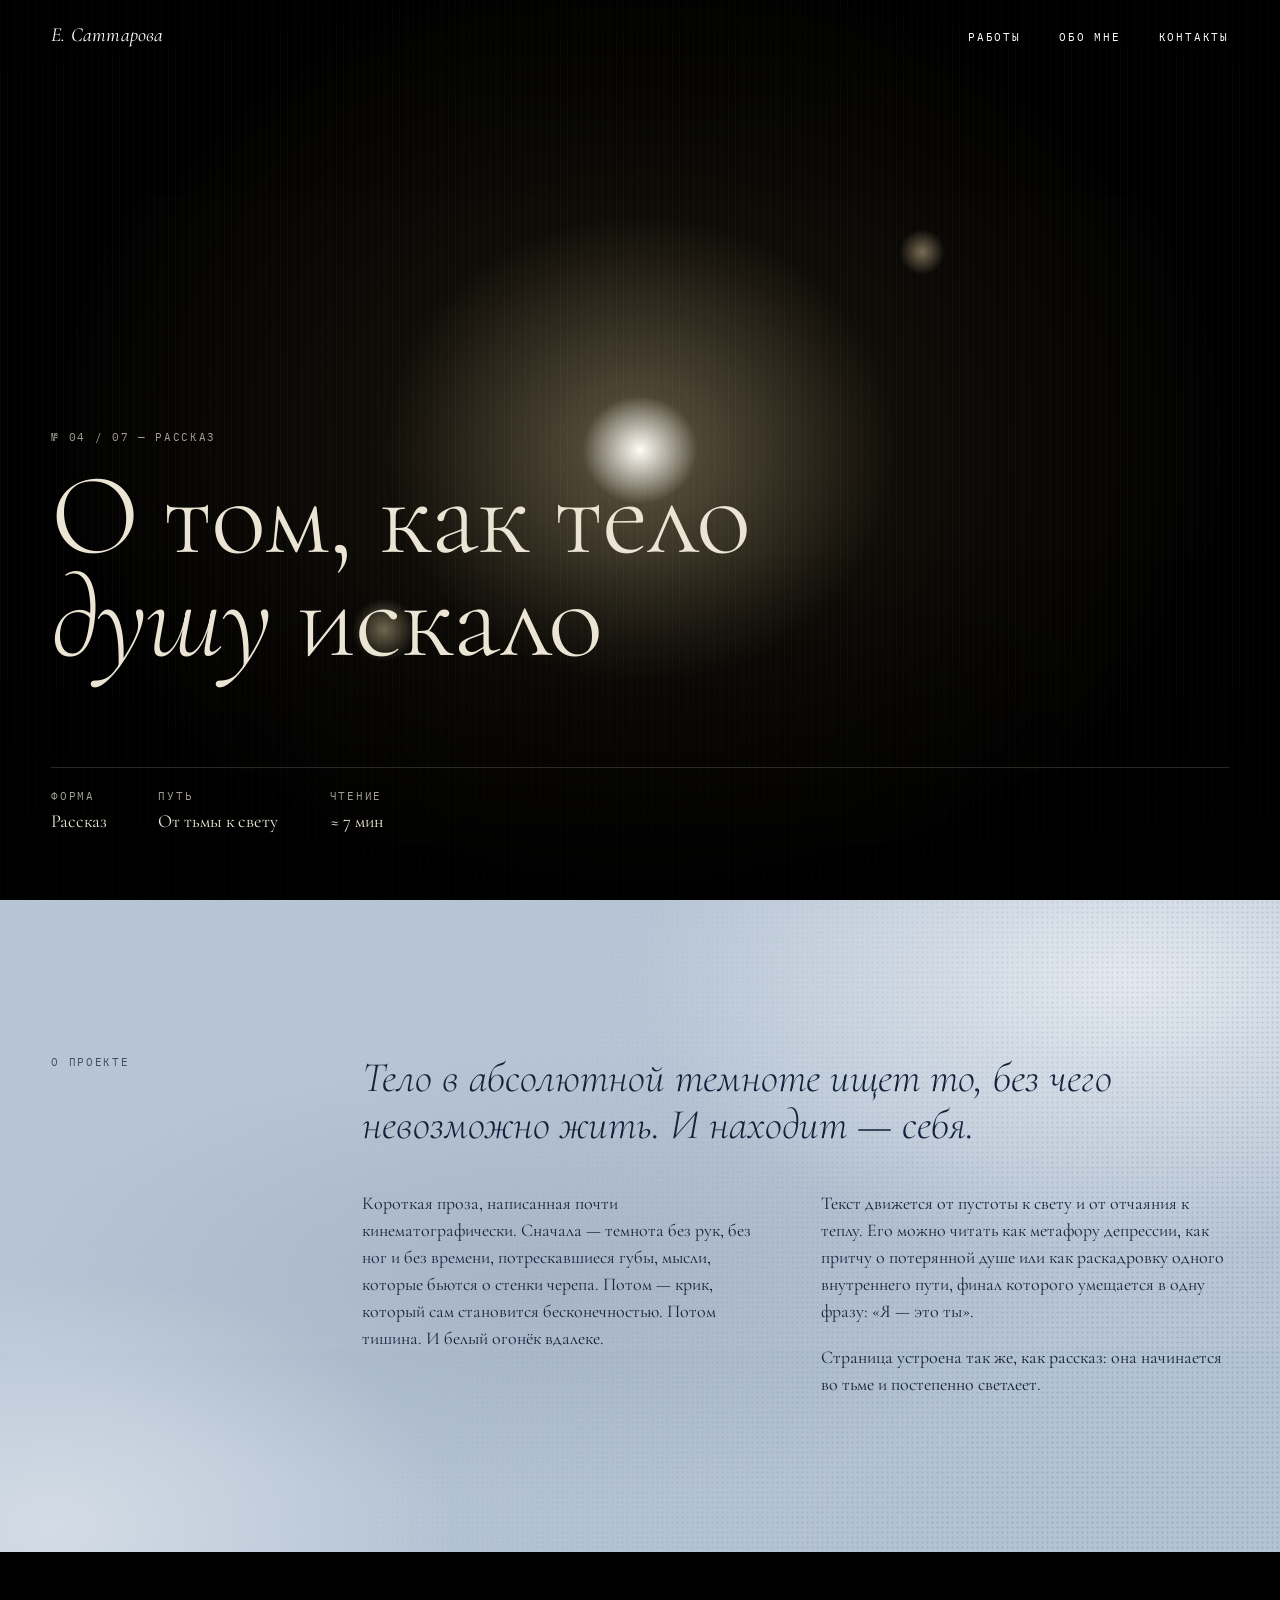
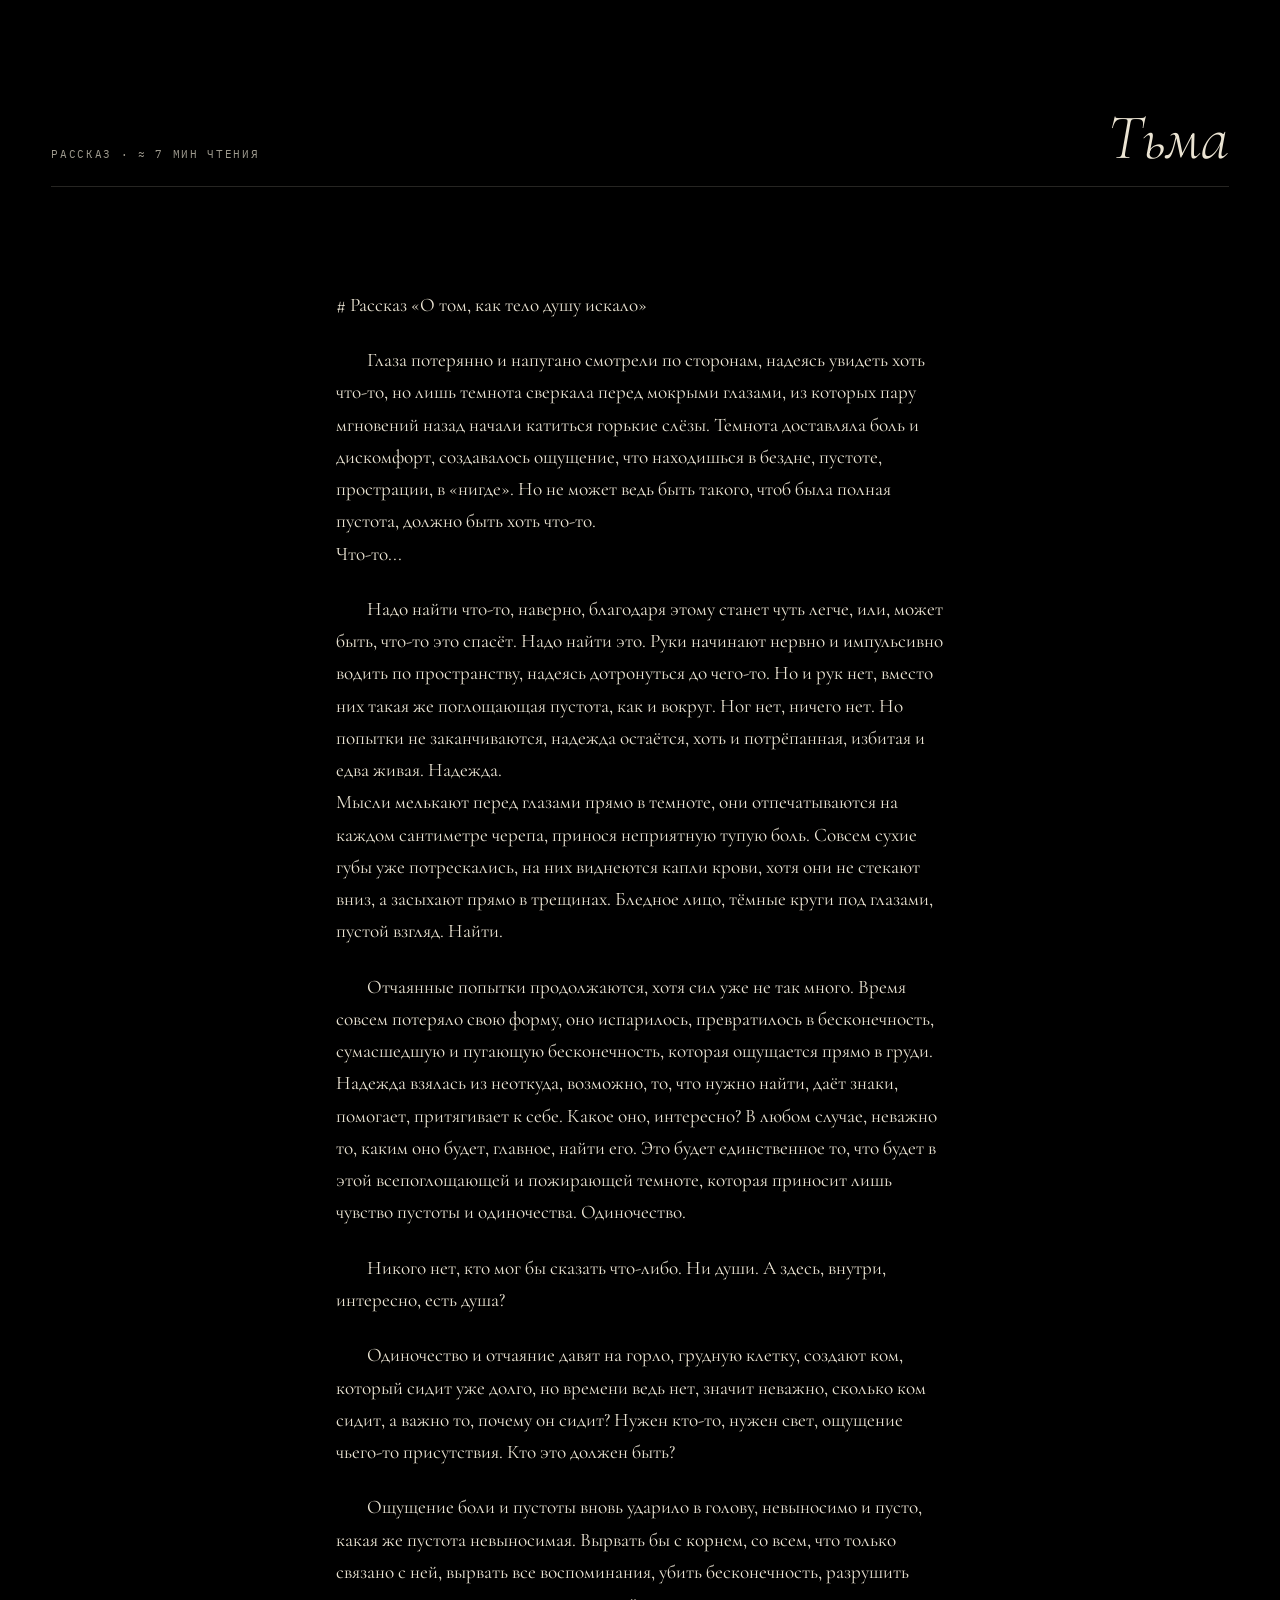
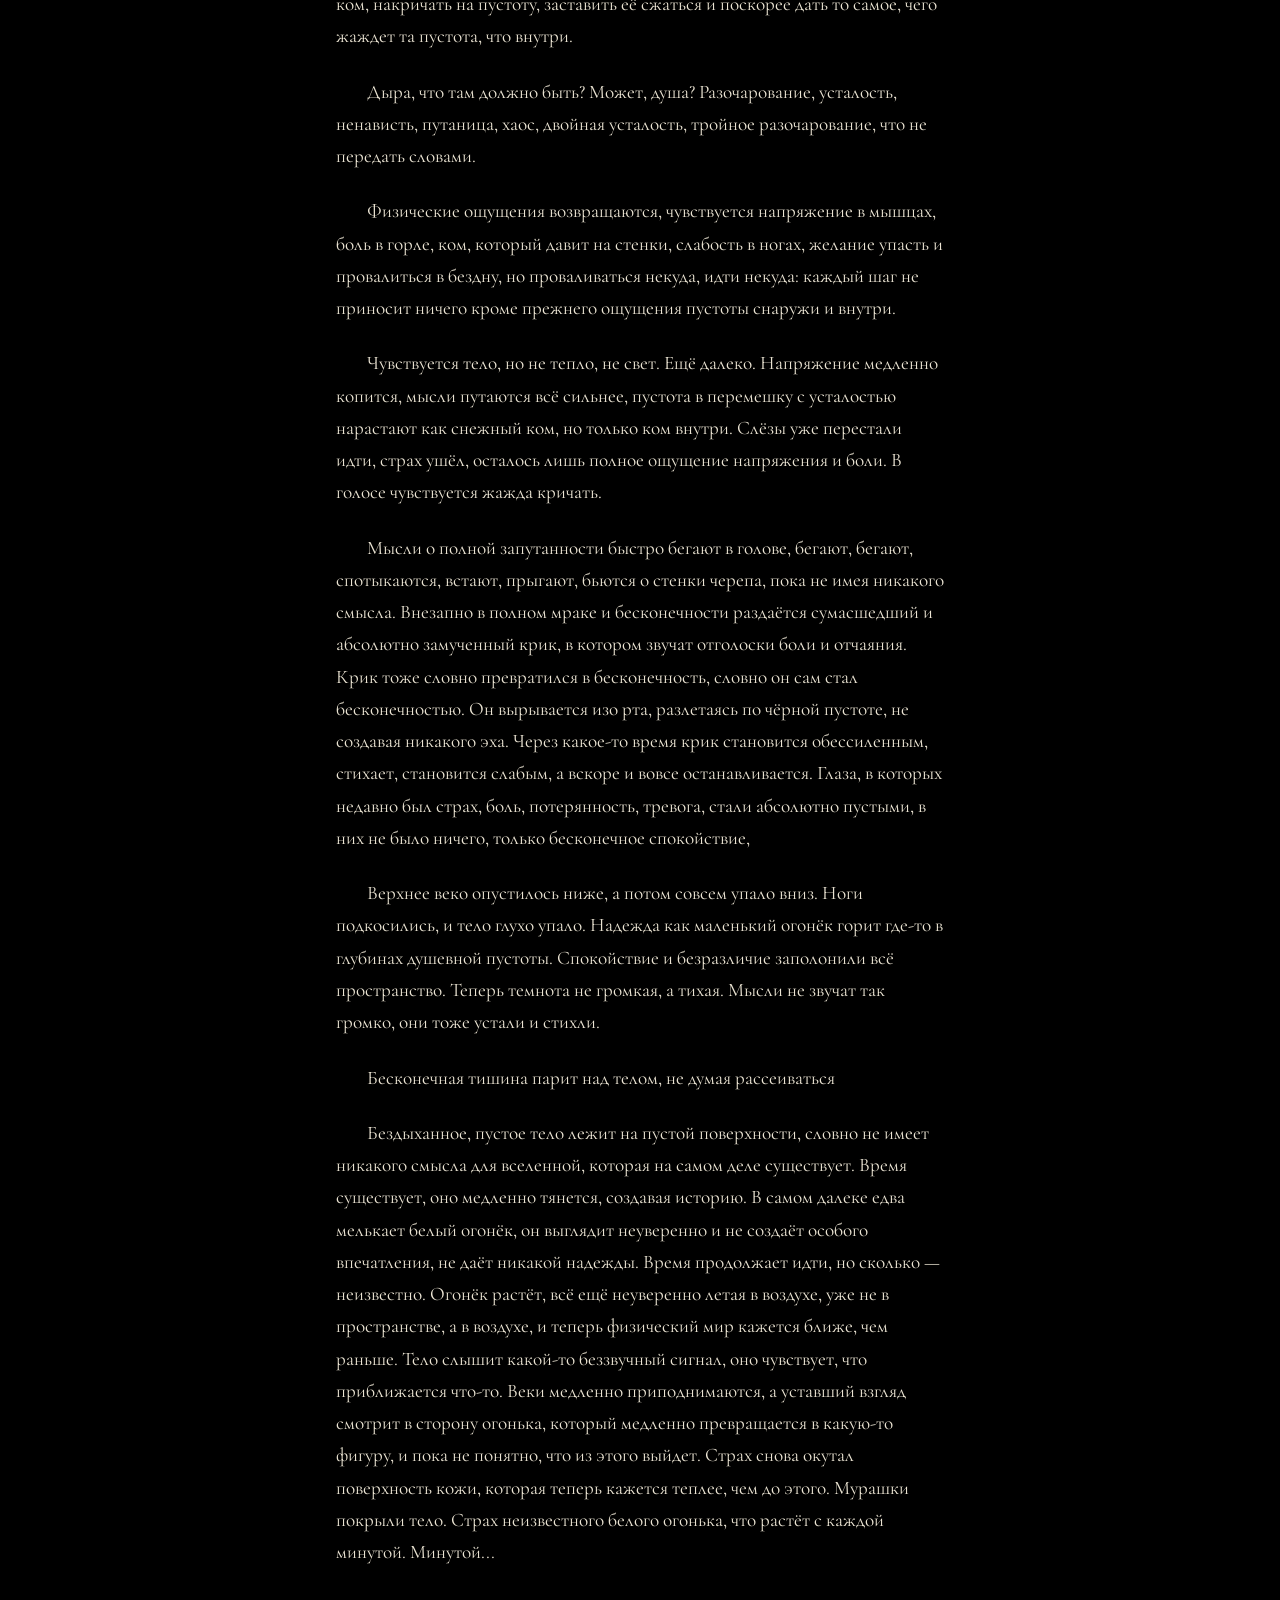
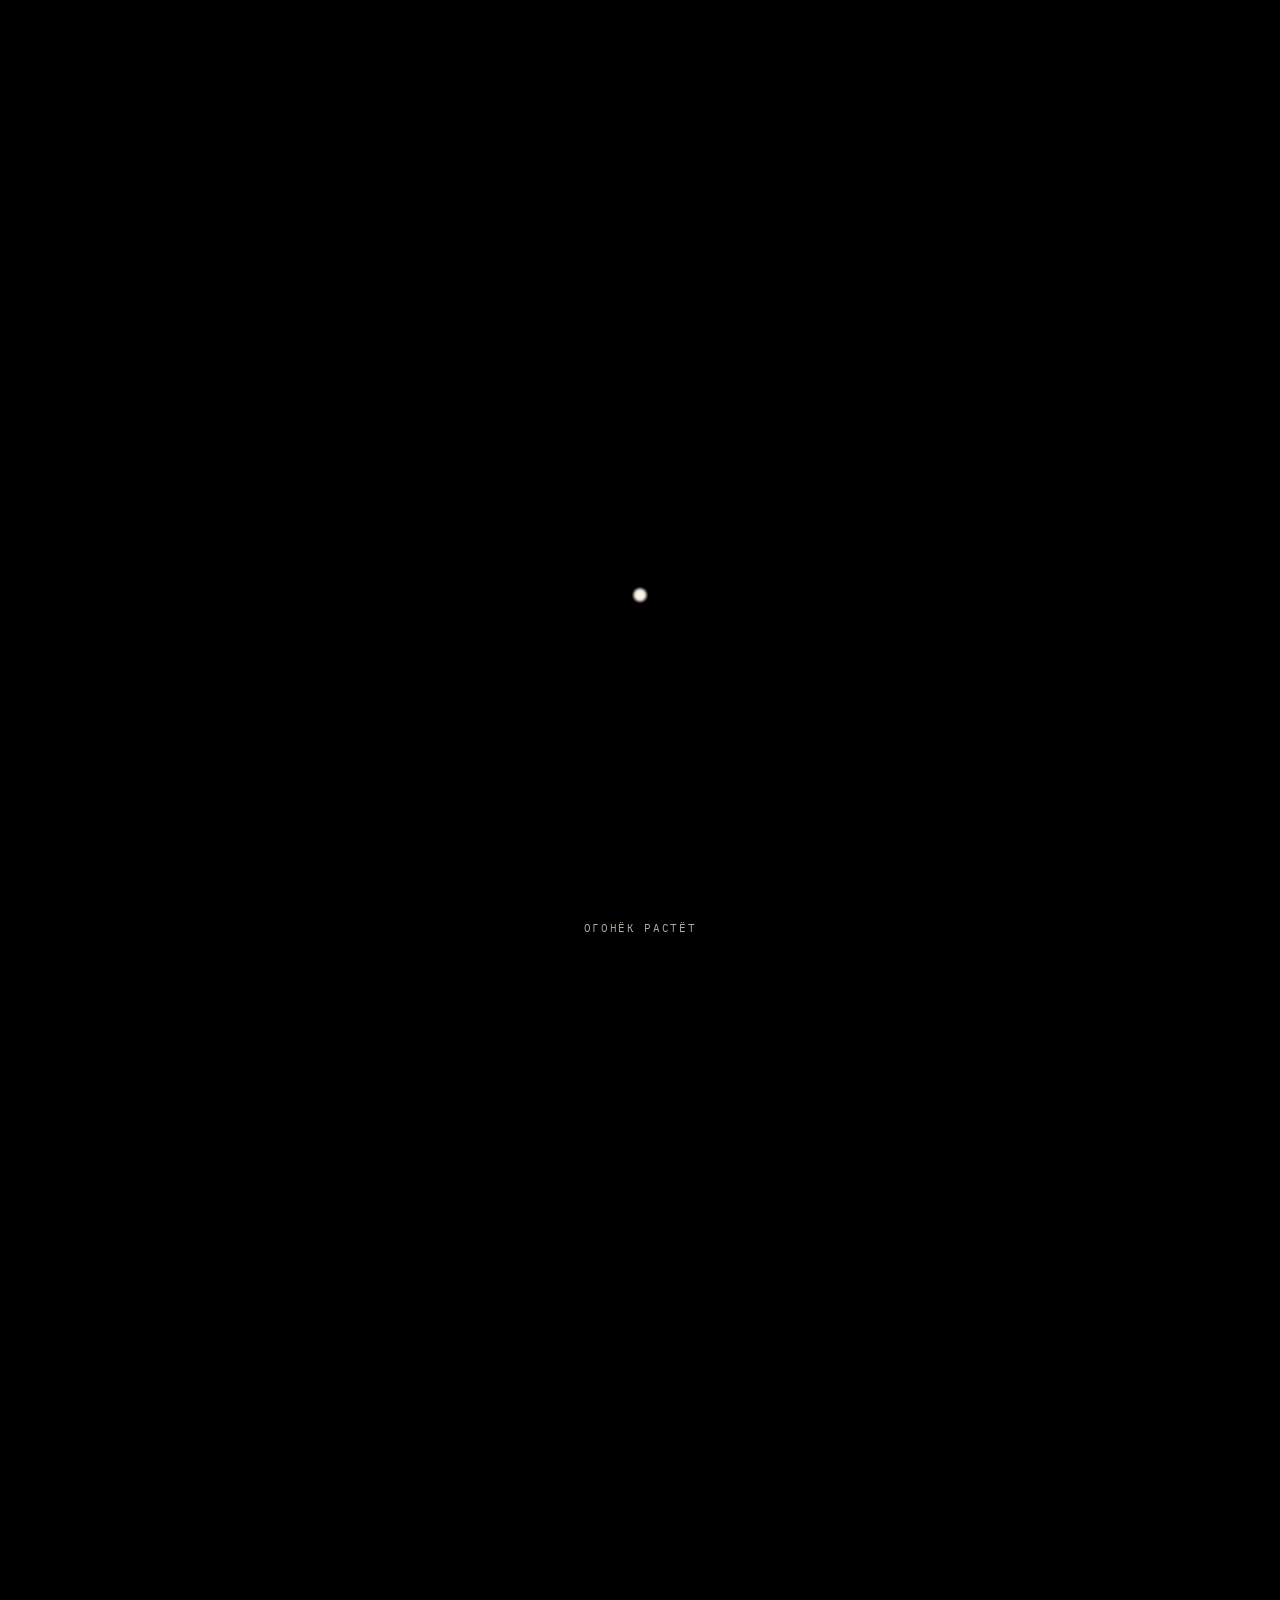
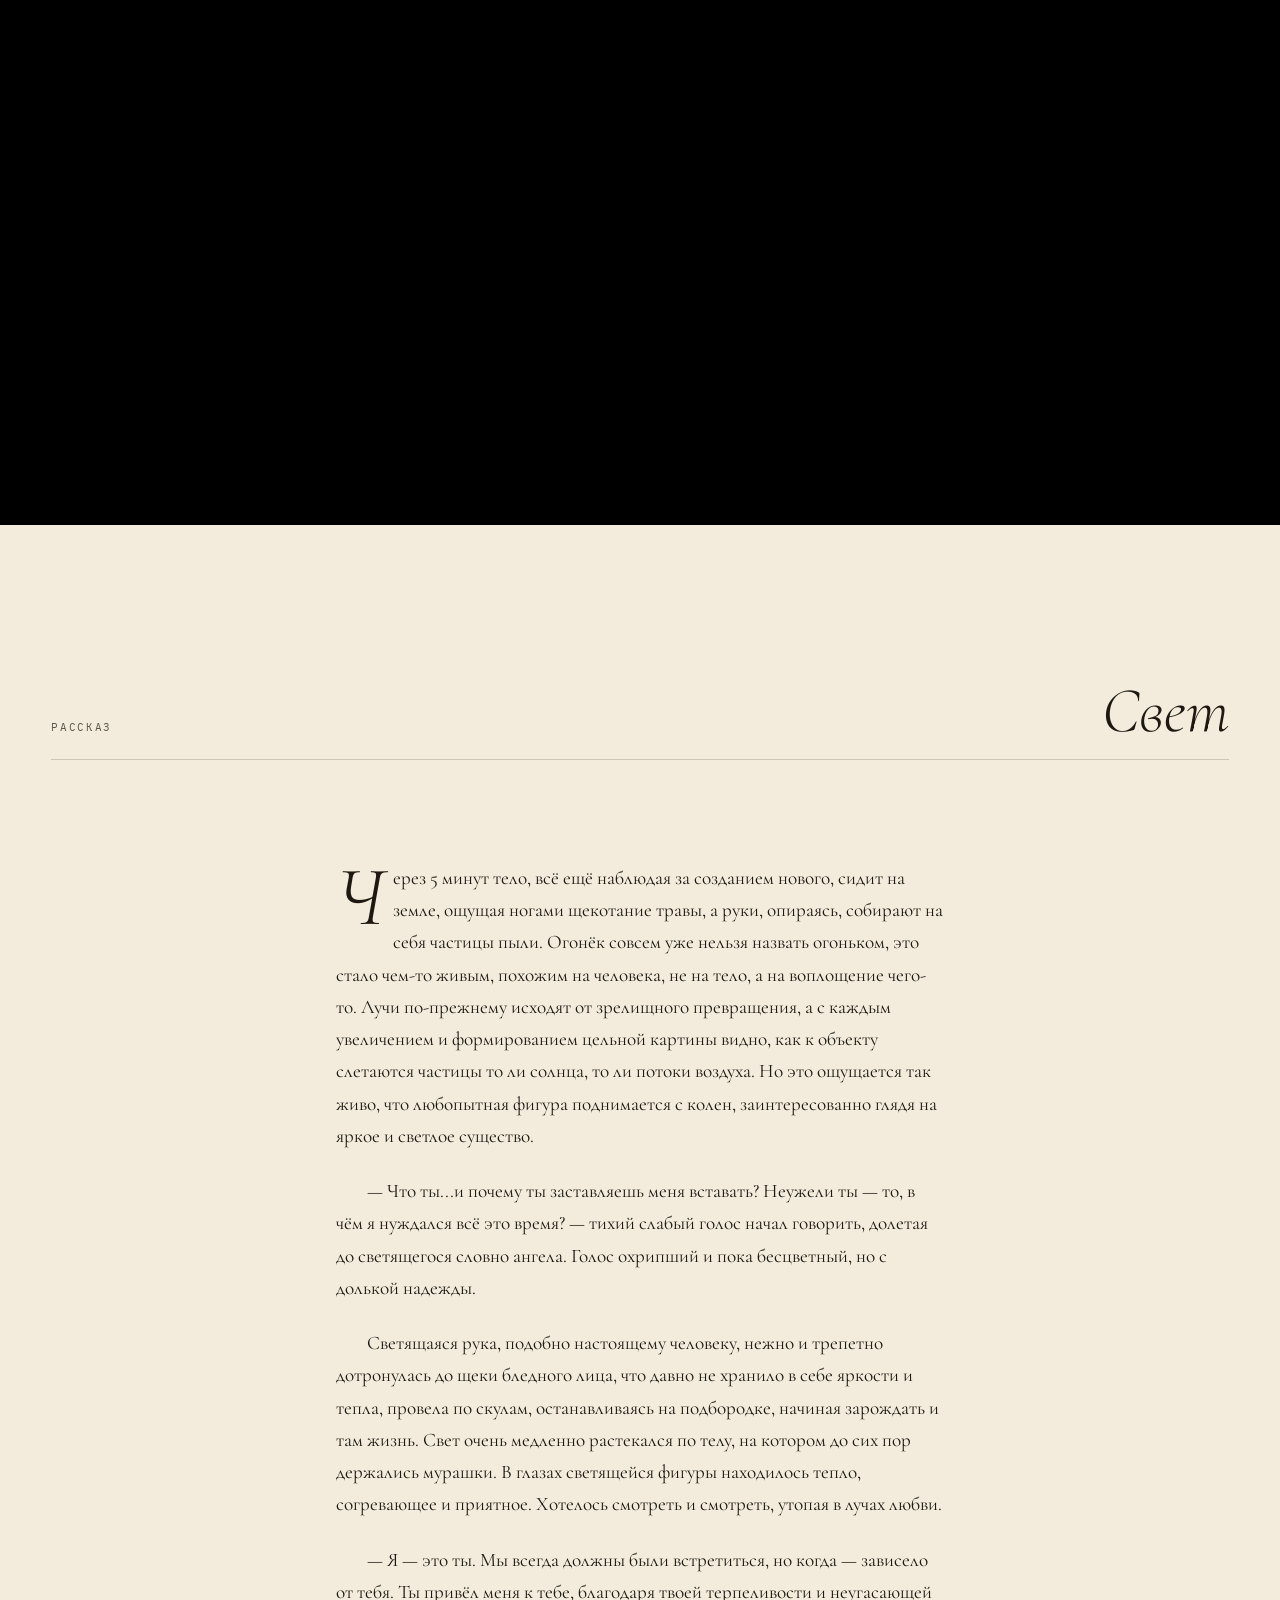
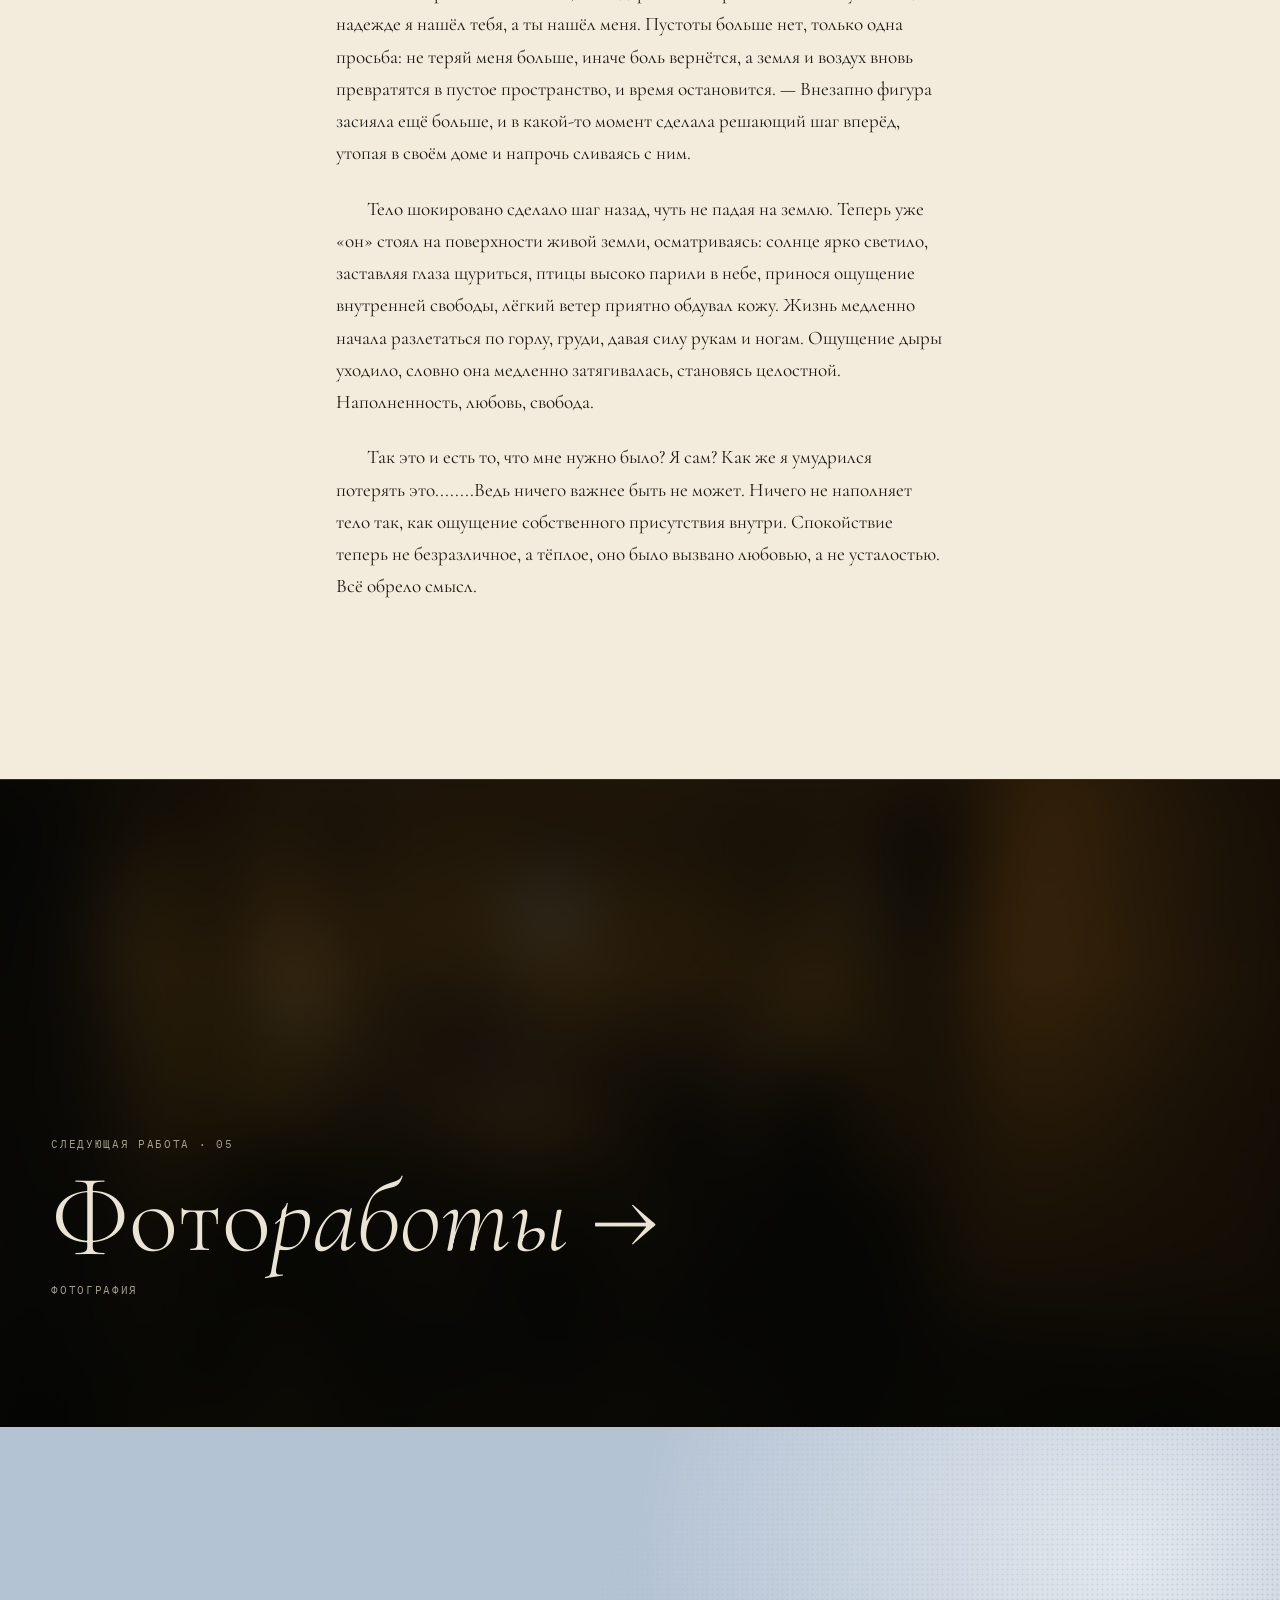
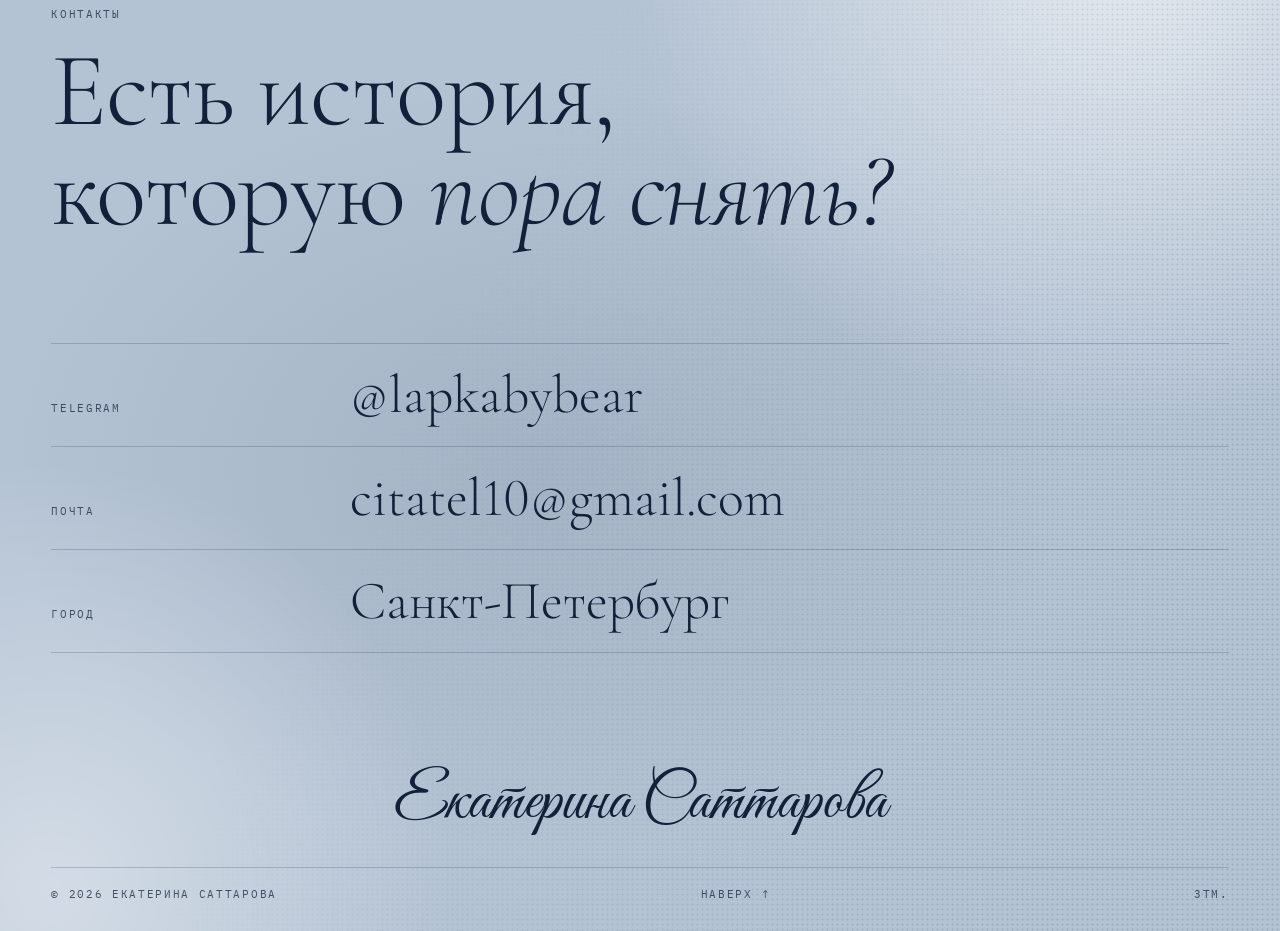
<file: o-tom-kak-telo-dushu-iskalo/index.html>
<!doctype html>
<html lang="ru">
<head>
<meta charset="utf-8">
<meta name="viewport" content="width=device-width, initial-scale=1, viewport-fit=cover">
<title>О том, как тело душу искало — Екатерина Саттарова</title>
<meta name="description" content="Тело в абсолютной темноте ищет то, без чего невозможно жить. И находит — себя.">
<meta name="theme-color" content="#090a08">
<meta property="og:type" content="website">
<meta property="og:locale" content="ru_RU">
<meta property="og:title" content="О том, как тело душу искало — Екатерина Саттарова">
<meta property="og:description" content="Тело в абсолютной темноте ищет то, без чего невозможно жить. И находит — себя.">
<meta property="og:url" content="https://veronikasattarova619-art.github.io/katya-portfolio/o-tom-kak-telo-dushu-iskalo/">
<meta property="og:image" content="https://veronikasattarova619-art.github.io/katya-portfolio/assets/img/og.jpg">
<meta name="twitter:card" content="summary_large_image">
<link rel="icon" href="../favicon.svg" type="image/svg+xml">
<link rel="preconnect" href="https://fonts.googleapis.com">
<link rel="preconnect" href="https://fonts.gstatic.com" crossorigin>
<link rel="stylesheet" href="https://fonts.googleapis.com/css2?family=Cormorant+Garamond:ital,wght@0,300;0,400;0,500;0,600;1,300;1,400;1,500&family=Great+Vibes&family=IBM+Plex+Mono:wght@300;400;500&display=swap">
<link rel="stylesheet" href="../assets/css/style.css">
<script>document.documentElement.classList.add('js')</script>
<script src="../assets/js/main.js" defer></script>
</head>
<body class="page-project page-story">
<a class="skip" href="#main">К содержанию</a>
<header class="site-header">
  <a class="brand" href="../">Е. Саттарова</a>
  <nav class="nav" aria-label="Основная навигация">
    <a href="../#works">Работы</a>
    <a href="../#about">Обо мне</a>
    <a href="#contacts">Контакты</a>
  </nav>
</header>
<main id="main">
<section class="phero">
    <div class="aura aura--telo phero__bg" aria-hidden="true"><i></i><i></i><i></i><i></i><i></i></div>
    <div class="phero__inner">
      <div class="phero__head">
        <p class="kicker" data-reveal>№ 04 / 07 — Рассказ</p>
        <h1 class="phero__title" data-reveal style="--delay:.15s">О том, как тело <em>душу</em> искало</h1>
      </div>
      <dl class="phero__meta" data-reveal style="--delay:.3s">
        <div><dt>Форма</dt><dd>Рассказ</dd></div>
        <div><dt>Путь</dt><dd>От тьмы к свету</dd></div>
        <div><dt>Чтение</dt><dd>≈ 7 мин</dd></div>
      </dl>
    </div>
  </section>
  <section class="section light intro">
    <div class="wrap intro__grid">
      <p class="kicker" data-reveal>О проекте</p>
      <div>
        <p class="intro__lead" data-reveal>Тело в абсолютной темноте ищет то, без чего невозможно жить. И находит — себя.</p>
        <div class="prose">
          <p data-reveal>Короткая проза, написанная почти кинематографически. Сначала — темнота без рук, без ног и без времени, потрескавшиеся губы, мысли, которые бьются о стенки черепа. Потом — крик, который сам становится бесконечностью. Потом тишина. И белый огонёк вдалеке.</p>
          <p data-reveal>Текст движется от пустоты к свету и от отчаяния к теплу. Его можно читать как метафору депрессии, как притчу о потерянной душе или как раскадровку одного внутреннего пути, финал которого умещается в одну фразу: «Я — это ты».</p>
          <p data-reveal>Страница устроена так же, как рассказ: она начинается во тьме и постепенно светлеет.</p>
        </div>
      </div>
    </div>
  </section>
  <section class="section content story-dark">
    <div class="wrap">
      <header class="content__head" data-reveal>
        <p class="kicker">Рассказ · ≈ 7 мин чтения</p>
        <h2 class="content__title">Тьма</h2>
      </header>
      <div class="story">
        <p data-reveal># Рассказ «О том, как тело душу искало»</p>
        <p data-reveal>Глаза потерянно и напугано смотрели по сторонам, надеясь увидеть хоть что-то, но лишь темнота сверкала перед мокрыми глазами, из которых пару мгновений назад начали катиться горькие слёзы. Темнота доставляла боль и дискомфорт, создавалось ощущение, что находишься в бездне, пустоте, прострации, в «нигде». Но не может ведь быть такого, чтоб была полная пустота, должно быть хоть что-то.<br>Что-то...</p>
        <p data-reveal>Надо найти что-то, наверно, благодаря этому станет чуть легче, или, может быть, что-то это спасёт. Надо найти это. Руки начинают нервно и импульсивно водить по пространству, надеясь дотронуться до чего-то. Но и рук нет, вместо них такая же поглощающая пустота, как и вокруг. Ног нет, ничего нет. Но попытки не заканчиваются, надежда остаётся, хоть и потрёпанная, избитая и едва живая. Надежда.<br>Мысли мелькают перед глазами прямо в темноте, они отпечатываются на каждом сантиметре черепа, принося неприятную тупую боль. Совсем сухие губы уже потрескались, на них виднеются капли крови, хотя они не стекают вниз, а засыхают прямо в трещинах. Бледное лицо, тёмные круги под глазами, пустой взгляд. Найти.</p>
        <p data-reveal>Отчаянные попытки продолжаются, хотя сил уже не так много. Время совсем потеряло свою форму, оно испарилось, превратилось в бесконечность, сумасшедшую и пугающую бесконечность, которая ощущается прямо в груди. Надежда взялась из неоткуда, возможно, то, что нужно найти, даёт знаки, помогает, притягивает к себе. Какое оно, интересно? В любом случае, неважно то, каким оно будет, главное, найти его. Это будет единственное то, что будет в этой всепоглощающей и пожирающей темноте, которая приносит лишь чувство пустоты и одиночества. Одиночество.</p>
        <p data-reveal>Никого нет, кто мог бы сказать что-либо. Ни души. А здесь, внутри, интересно, есть душа?</p>
        <p data-reveal>Одиночество и отчаяние давят на горло, грудную клетку, создают ком, который сидит уже долго, но времени ведь нет, значит неважно, сколько ком сидит, а важно то, почему он сидит? Нужен кто-то, нужен свет, ощущение чьего-то присутствия. Кто это должен быть?</p>
        <p data-reveal>Ощущение боли и пустоты вновь ударило в голову, невыносимо и пусто, какая же пустота невыносимая. Вырвать бы с корнем, со всем, что только связано с ней, вырвать все воспоминания, убить бесконечность, разрушить ком, накричать на пустоту, заставить её сжаться и поскорее дать то самое, чего жаждет та пустота, что внутри.</p>
        <p data-reveal>Дыра, что там должно быть? Может, душа? Разочарование, усталость, ненависть, путаница, хаос, двойная усталость, тройное разочарование, что не передать словами.</p>
        <p data-reveal>Физические ощущения возвращаются, чувствуется напряжение в мышцах, боль в горле, ком, который давит на стенки, слабость в ногах, желание упасть и провалиться в бездну, но проваливаться некуда, идти некуда: каждый шаг не приносит ничего кроме прежнего ощущения пустоты снаружи и внутри.</p>
        <p data-reveal>Чувствуется тело, но не тепло, не свет. Ещё далеко. Напряжение медленно копится, мысли путаются всё сильнее, пустота в перемешку с усталостью нарастают как снежный ком, но только ком внутри. Слёзы уже перестали идти, страх ушёл, осталось лишь полное ощущение напряжения и боли. В голосе чувствуется жажда кричать.</p>
        <p data-reveal>Мысли о полной запутанности быстро бегают в голове, бегают, бегают, спотыкаются, встают, прыгают, бьются о стенки черепа, пока не имея никакого смысла. Внезапно в полном мраке и бесконечности раздаётся сумасшедший и абсолютно замученный крик, в котором звучат отголоски боли и отчаяния. Крик тоже словно превратился в бесконечность, словно он сам стал бесконечностью. Он вырывается изо рта, разлетаясь по чёрной пустоте, не создавая никакого эха. Через какое-то время крик становится обессиленным, стихает, становится слабым, а вскоре и вовсе останавливается. Глаза, в которых недавно был страх, боль, потерянность, тревога, стали абсолютно пустыми, в них не было ничего, только бесконечное спокойствие,</p>
        <p data-reveal>Верхнее веко опустилось ниже, а потом совсем упало вниз. Ноги подкосились, и тело глухо упало. Надежда как маленький огонёк горит где-то в глубинах душевной пустоты. Спокойствие и безразличие заполонили всё пространство. Теперь темнота не громкая, а тихая. Мысли не звучат так громко, они тоже устали и стихли.</p>
        <p data-reveal>Бесконечная тишина парит над телом, не думая рассеиваться</p>
        <p data-reveal>Бездыханное, пустое тело лежит на пустой поверхности, словно не имеет никакого смысла для вселенной, которая на самом деле существует. Время существует, оно медленно тянется, создавая историю. В самом далеке едва мелькает белый огонёк, он выглядит неуверенно и не создаёт особого впечатления, не даёт никакой надежды. Время продолжает идти, но сколько — неизвестно. Огонёк растёт, всё ещё неуверенно летая в воздухе, уже не в пространстве, а в воздухе, и теперь физический мир кажется ближе, чем раньше. Тело слышит какой-то беззвучный сигнал, оно чувствует, что приближается что-то. Веки медленно приподнимаются, а уставший взгляд смотрит в сторону огонька, который медленно превращается в какую-то фигуру, и пока не понятно, что из этого выйдет. Страх снова окутал поверхность кожи, которая теперь кажется теплее, чем до этого. Мурашки покрыли тело. Страх неизвестного белого огонька, что растёт с каждой минутой. Минутой...</p>
      </div>
    </div>
  </section>
  <div class="dawn" data-dawn aria-hidden="true">
    <div class="dawn__stage">
      <div class="dawn__light"></div>
      <p class="dawn__text kicker">огонёк растёт</p>
    </div>
  </div>
  <section class="section content story-light">
    <div class="wrap">
      <header class="content__head" data-reveal>
        <p class="kicker">Рассказ</p>
        <h2 class="content__title">Свет</h2>
      </header>
      <div class="story">
        <p data-reveal>Через 5 минут тело, всё ещё наблюдая за созданием нового, сидит на земле, ощущая ногами щекотание травы, а руки, опираясь, собирают на себя частицы пыли. Огонёк совсем уже нельзя назвать огоньком, это стало чем-то живым, похожим на человека, не на тело, а на воплощение чего-то. Лучи по-прежнему исходят от зрелищного превращения, а с каждым увеличением и формированием цельной картины видно, как к объекту слетаются частицы то ли солнца, то ли потоки воздуха. Но это ощущается так живо, что любопытная фигура поднимается с колен, заинтересованно глядя на яркое и светлое существо.</p>
        <p data-reveal>— Что ты...и почему ты заставляешь меня вставать? Неужели ты — то, в чём я нуждался всё это время? — тихий слабый голос начал говорить, долетая до светящегося словно ангела. Голос охрипший и пока бесцветный, но с долькой надежды.</p>
        <p data-reveal>Светящаяся рука, подобно настоящему человеку, нежно и трепетно дотронулась до щеки бледного лица, что давно не хранило в себе яркости и тепла, провела по скулам, останавливаясь на подбородке, начиная зарождать и там жизнь. Свет очень медленно растекался по телу, на котором до сих пор держались мурашки. В глазах светящейся фигуры находилось тепло, согревающее и приятное. Хотелось смотреть и смотреть, утопая в лучах любви.</p>
        <p data-reveal>— Я — это ты. Мы всегда должны были встретиться, но когда — зависело от тебя. Ты привёл меня к тебе, благодаря твоей терпеливости и неугасающей надежде я нашёл тебя, а ты нашёл меня. Пустоты больше нет, только одна просьба: не теряй меня больше, иначе боль вернётся, а земля и воздух вновь превратятся в пустое пространство, и время остановится. — Внезапно фигура засияла ещё больше, и в какой-то момент сделала решающий шаг вперёд, утопая в своём доме и напрочь сливаясь с ним.</p>
        <p data-reveal>Тело шокировано сделало шаг назад, чуть не падая на землю. Теперь уже «он» стоял на поверхности живой земли, осматриваясь: солнце ярко светило, заставляя глаза щуриться, птицы высоко парили в небе, принося ощущение внутренней свободы, лёгкий ветер приятно обдувал кожу. Жизнь медленно начала разлетаться по горлу, груди, давая силу рукам и ногам. Ощущение дыры уходило, словно она медленно затягивалась, становясь целостной. Наполненность, любовь, свобода.</p>
        <p data-reveal>Так это и есть то, что мне нужно было? Я сам? Как же я умудрился потерять это........Ведь ничего важнее быть не может. Ничего не наполняет тело так, как ощущение собственного присутствия внутри. Спокойствие теперь не безразличное, а тёплое, оно было вызвано любовью, а не усталостью. Всё обрело смысл.</p>
      </div>
    </div>
  </section>
  <a class="next" href="../fotoraboty/">
    <div class="next__bg phero__bg--img" aria-hidden="true"><img src="../assets/img/fotoraboty/photo-01.jpg" alt="" width="479" height="639" loading="lazy" decoding="async"></div>
    <span class="kicker">Следующая работа · 05</span>
    <span class="next__title">Фото<em>работы</em> <span class="next__arrow" aria-hidden="true">→</span></span>
    <span class="kicker next__cat">Фотография</span>
  </a>
</main>
<footer class="footer light" id="contacts">
  <div class="wrap">
    <p class="kicker" data-reveal>Контакты</p>
    <h2 class="footer__title" data-reveal>Есть история, <br>которую <em>пора снять?</em></h2>
    <ul class="contacts">
      <li data-reveal><span class="kicker">Telegram</span><a href="https://t.me/lapkabybear" target="_blank" rel="noopener">@lapkabybear</a></li>
      <li data-reveal><span class="kicker">Почта</span><a href="mailto:citatel10@gmail.com">citatel10@gmail.com</a></li>
      <li data-reveal><span class="kicker">Город</span><span class="contacts__value">Санкт-Петербург</span></li>
    </ul>
    <p class="footer__sign" data-reveal>Екатерина Саттарова</p>
    <div class="footer__bottom kicker">
      <span>© 2026 Екатерина Саттарова</span>
      <a href="#main" class="footer__top">Наверх ↑</a>
      <span title="Затемнение — так в сценарии заканчивается сцена">ЗТМ.</span>
    </div>
  </div>
</footer>
<div class="curtain" aria-hidden="true"></div>
</body>
</html>
</file>
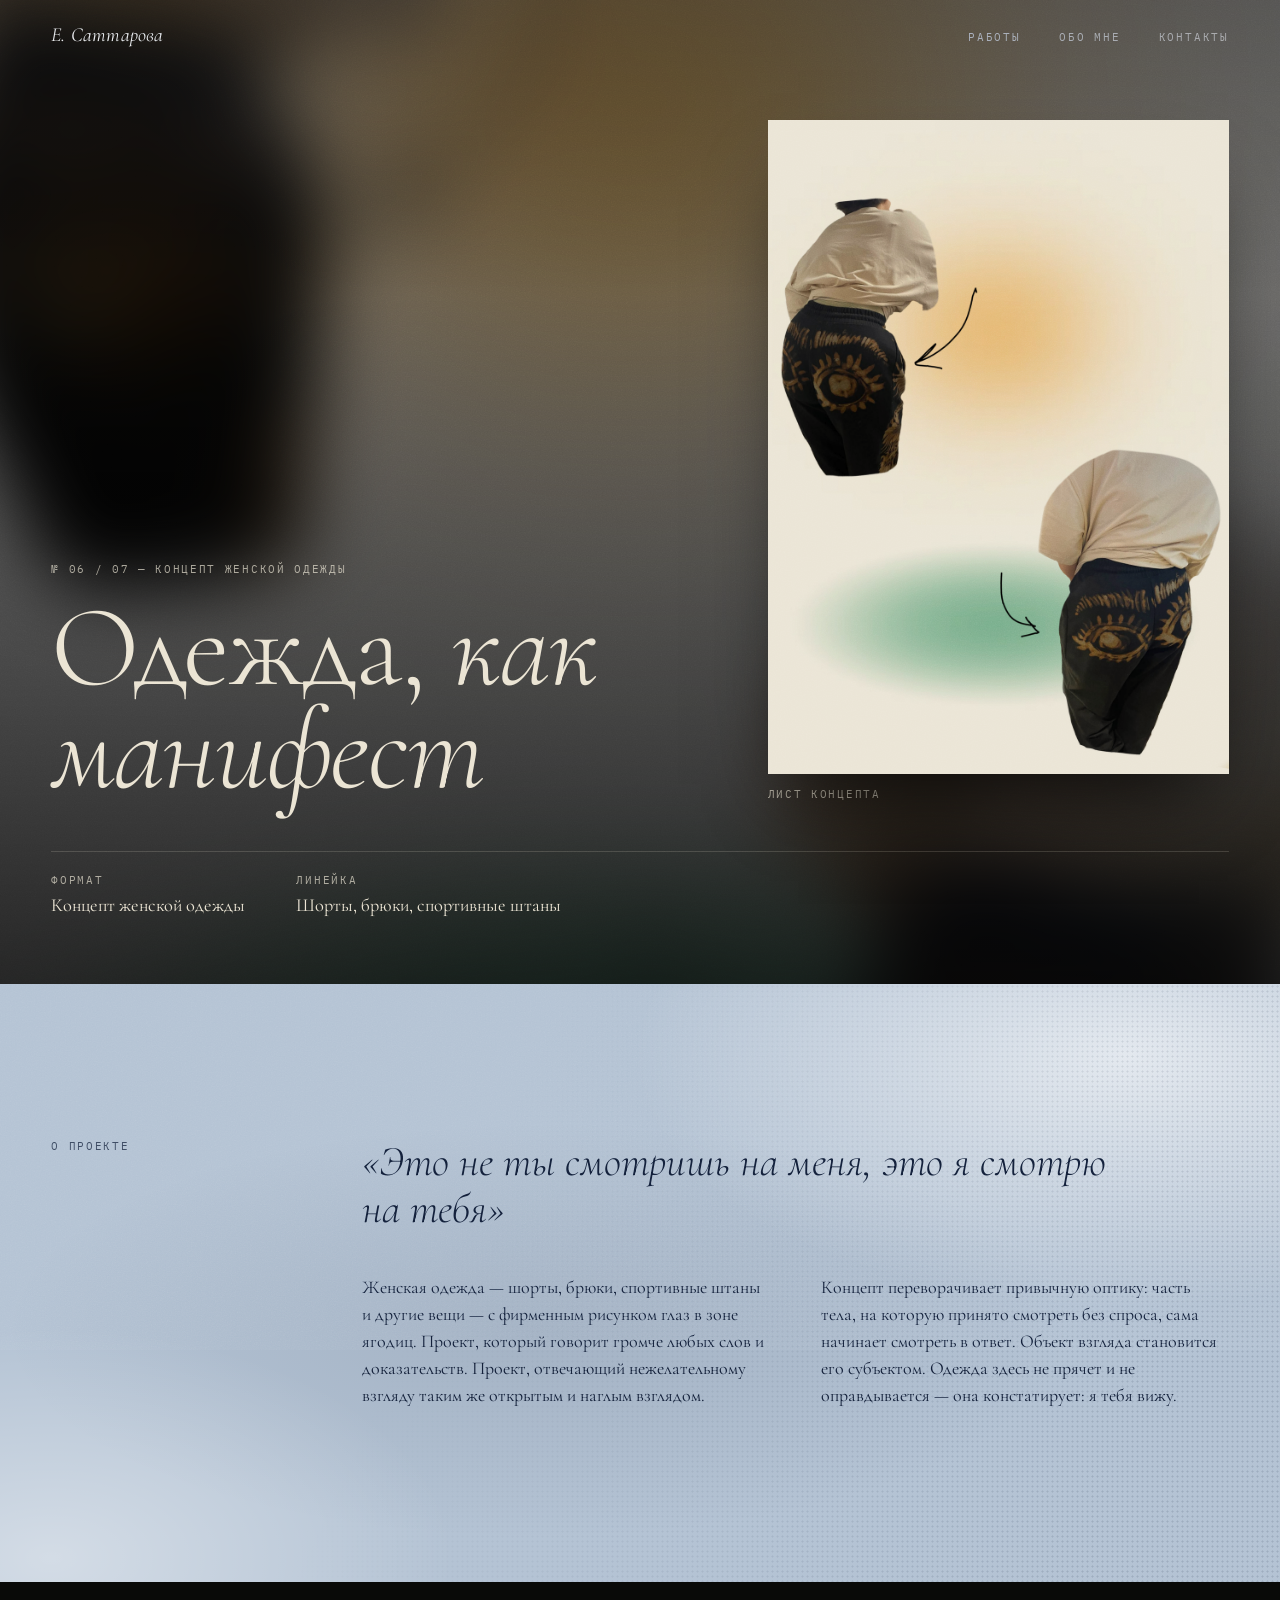
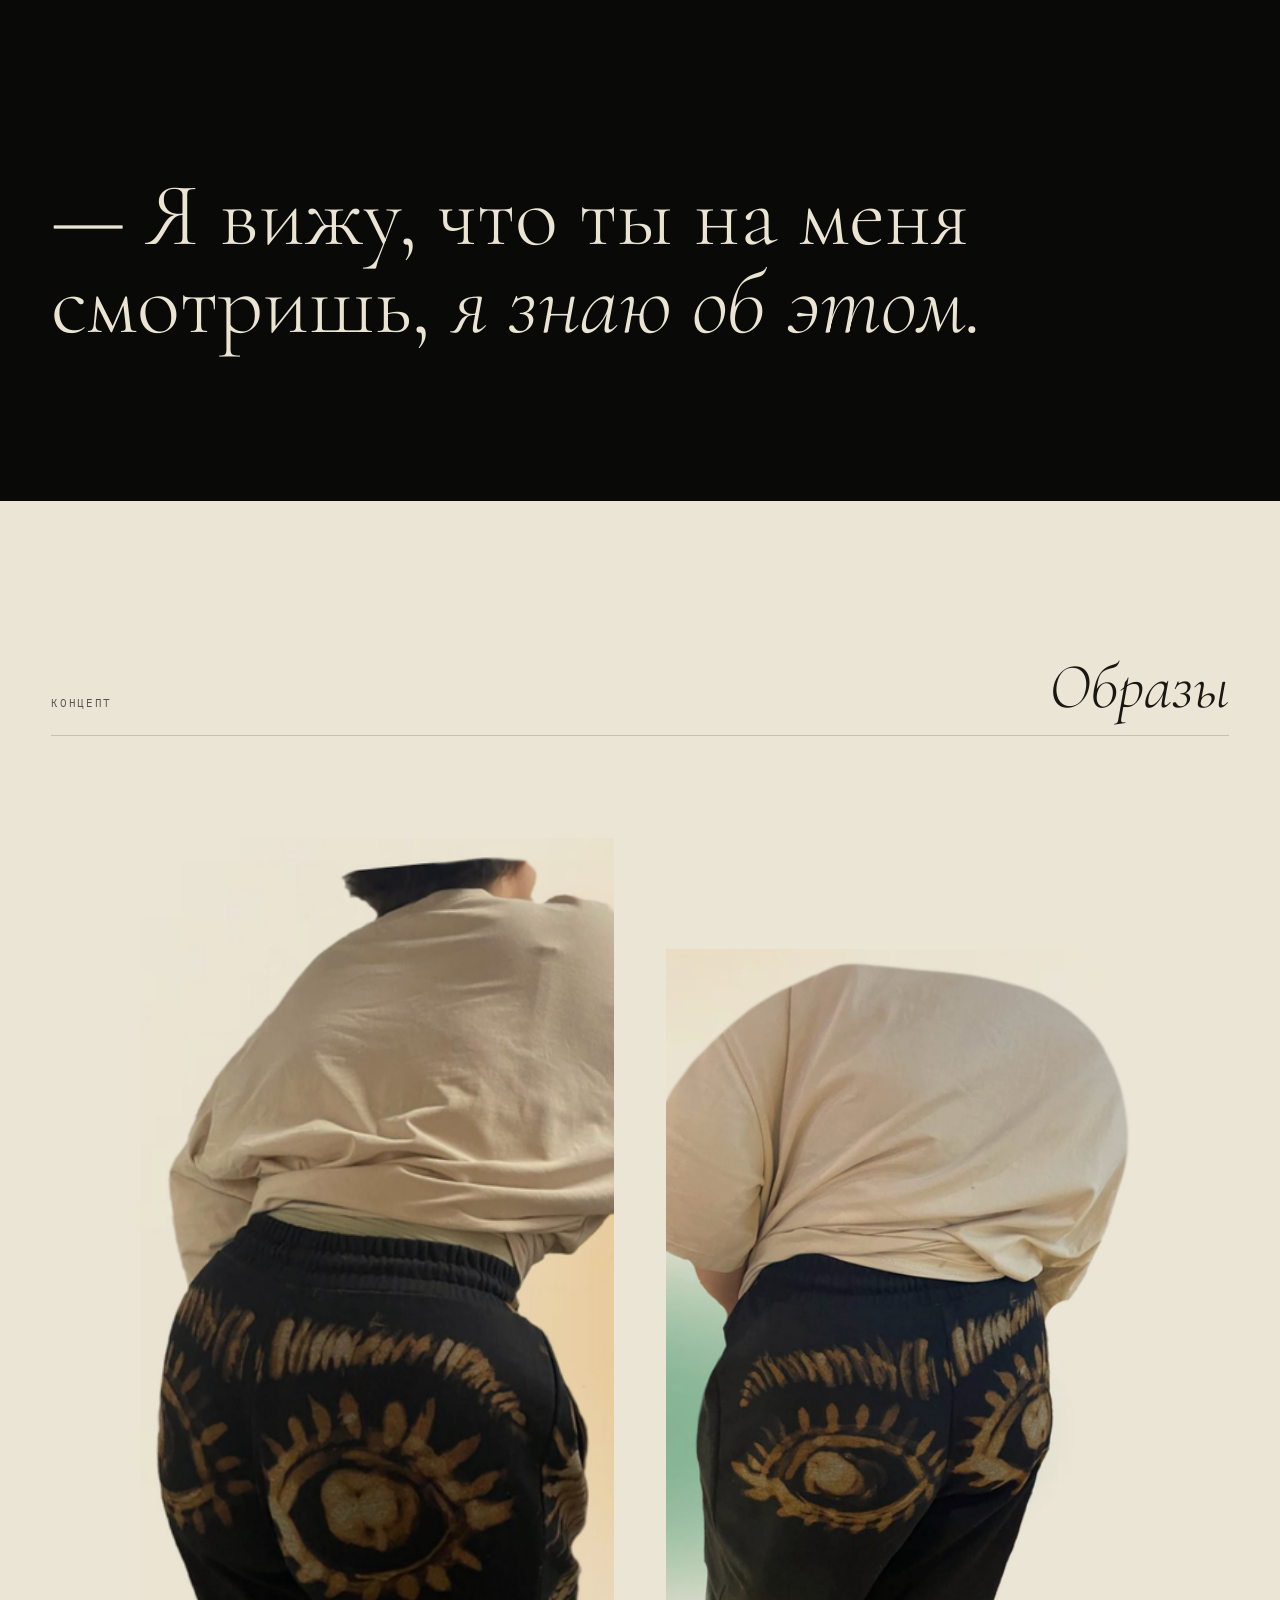
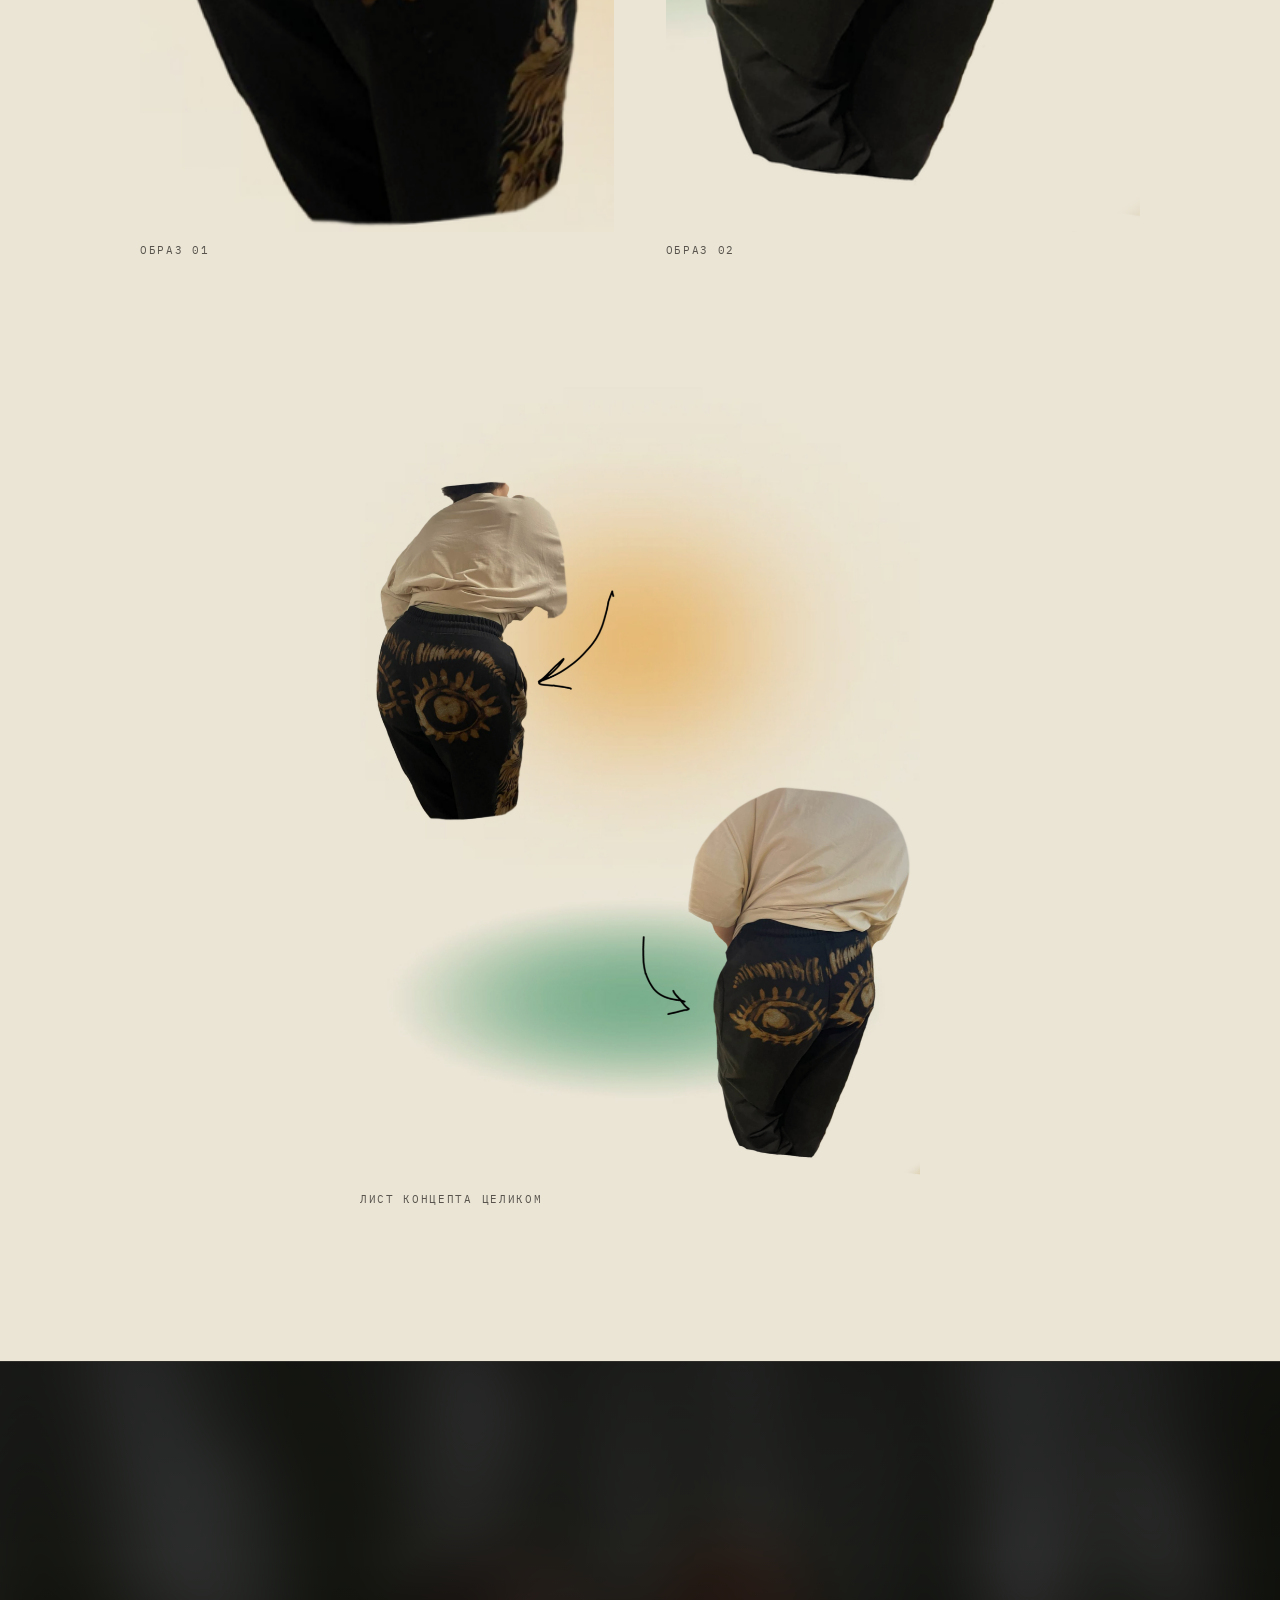
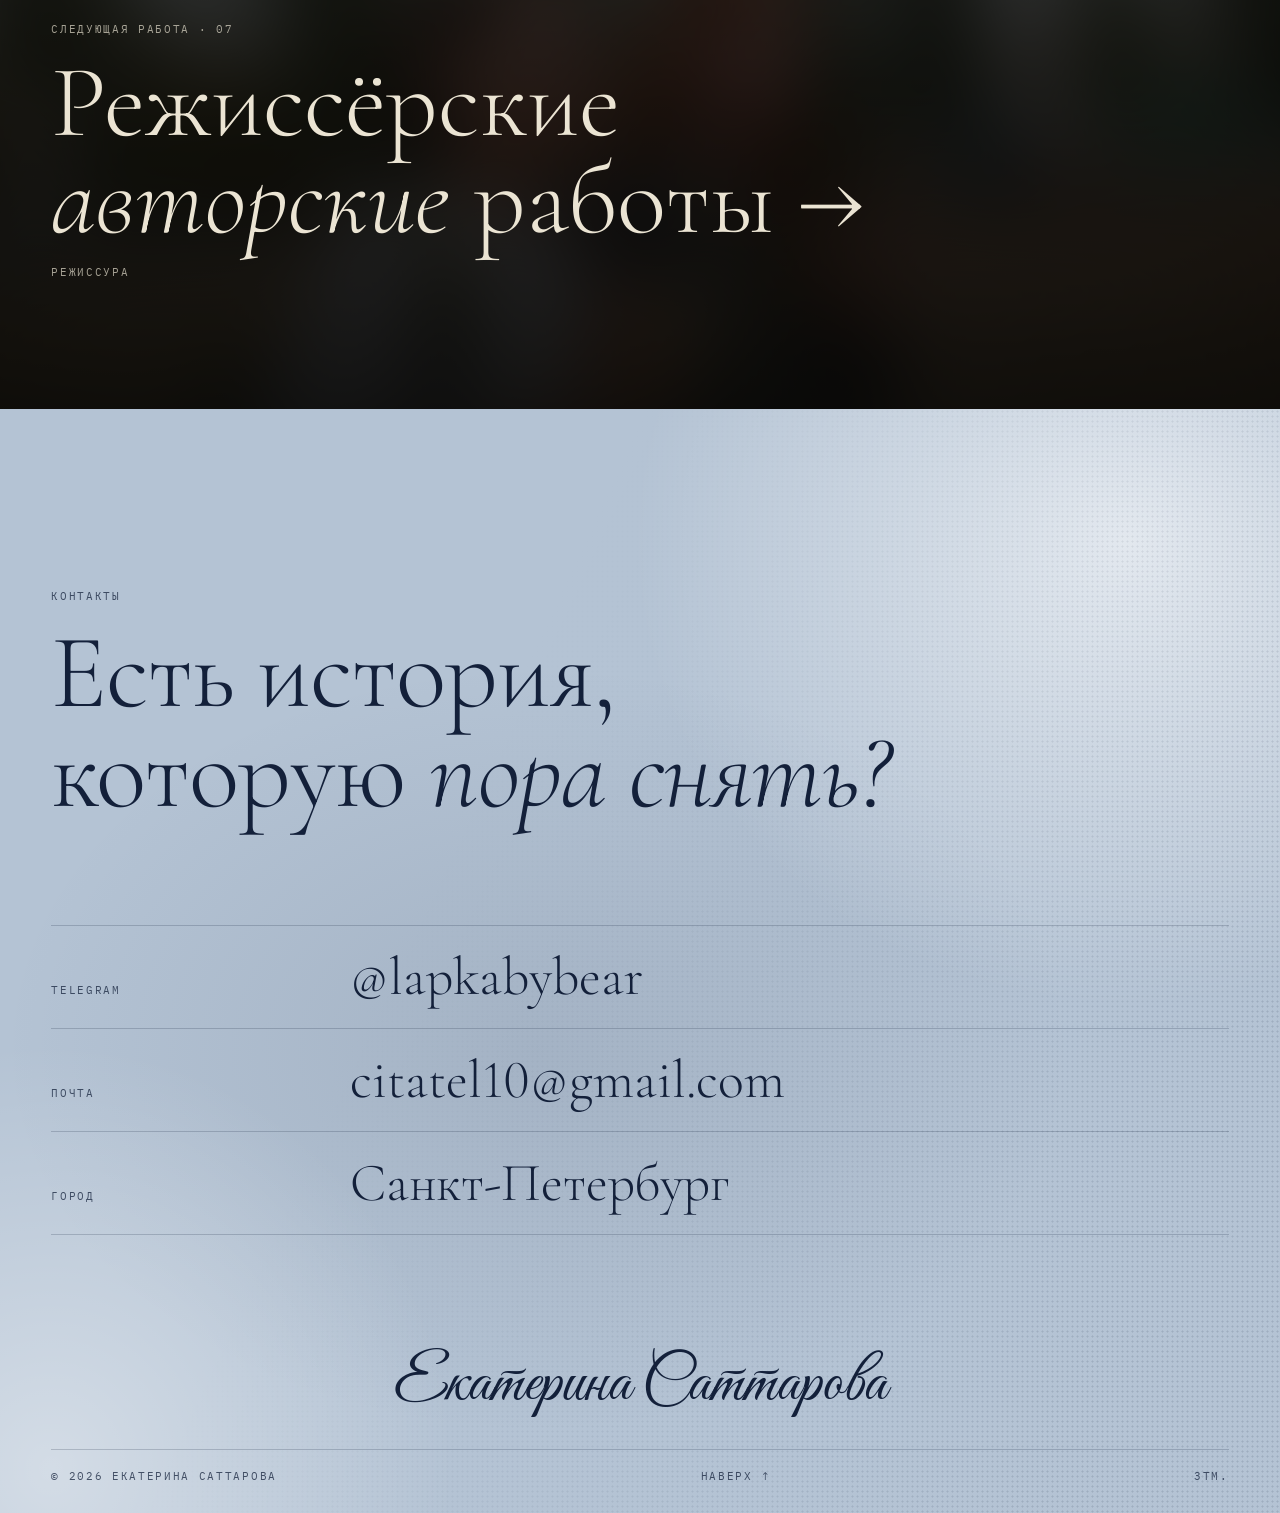
<file: odezhda-kak-manifest/index.html>
<!doctype html>
<html lang="ru">
<head>
<meta charset="utf-8">
<meta name="viewport" content="width=device-width, initial-scale=1, viewport-fit=cover">
<title>Одежда, как манифест — Екатерина Саттарова</title>
<meta name="description" content="Это не ты смотришь на меня, это я смотрю на тебя">
<meta name="theme-color" content="#090a08">
<meta property="og:type" content="website">
<meta property="og:locale" content="ru_RU">
<meta property="og:title" content="Одежда, как манифест — Екатерина Саттарова">
<meta property="og:description" content="Это не ты смотришь на меня, это я смотрю на тебя">
<meta property="og:url" content="https://veronikasattarova619-art.github.io/katya-portfolio/odezhda-kak-manifest/">
<meta property="og:image" content="https://veronikasattarova619-art.github.io/katya-portfolio/assets/img/og.jpg">
<meta name="twitter:card" content="summary_large_image">
<link rel="icon" href="../favicon.svg" type="image/svg+xml">
<link rel="preconnect" href="https://fonts.googleapis.com">
<link rel="preconnect" href="https://fonts.gstatic.com" crossorigin>
<link rel="stylesheet" href="https://fonts.googleapis.com/css2?family=Cormorant+Garamond:ital,wght@0,300;0,400;0,500;0,600;1,300;1,400;1,500&family=Great+Vibes&family=IBM+Plex+Mono:wght@300;400;500&display=swap">
<link rel="stylesheet" href="../assets/css/style.css">
<script>document.documentElement.classList.add('js')</script>
<script src="../assets/js/main.js" defer></script>
</head>
<body class="page-project page-clothes">
<a class="skip" href="#main">К содержанию</a>
<header class="site-header">
  <a class="brand" href="../">Е. Саттарова</a>
  <nav class="nav" aria-label="Основная навигация">
    <a href="../#works">Работы</a>
    <a href="../#about">Обо мне</a>
    <a href="#contacts">Контакты</a>
  </nav>
</header>
<main id="main">
<section class="phero phero--still">
    <div class="phero__bg phero__bg--img" aria-hidden="true"><img src="../assets/img/odezhda-kak-manifest/odezhda-kak-manifest.png" alt="" width="1080" height="1532"></div>
    <div class="phero__inner">
      <div class="phero__head">
        <p class="kicker" data-reveal>№ 06 / 07 — Концепт женской одежды</p>
        <h1 class="phero__title" data-reveal style="--delay:.15s">Одежда, <em>как манифест</em></h1>
      </div>
      <figure class="phero__still phero__still--paper" data-reveal style="--delay:.35s">
        <div class="phero__paper"><img src="../assets/img/odezhda-kak-manifest/odezhda-kak-manifest.png" alt="Одежда, как манифест" width="1080" height="1532"></div>
        <figcaption class="kicker">Лист концепта</figcaption>
      </figure>
      <dl class="phero__meta" data-reveal style="--delay:.3s">
        <div><dt>Формат</dt><dd>Концепт женской одежды</dd></div>
        <div><dt>Линейка</dt><dd>Шорты, брюки, спортивные штаны</dd></div>
      </dl>
    </div>
  </section>
  <section class="section light intro">
    <div class="wrap intro__grid">
      <p class="kicker" data-reveal>О проекте</p>
      <div>
        <p class="intro__lead" data-reveal>«Это не ты смотришь на меня, это я смотрю на тебя»</p>
        <div class="prose">
          <p data-reveal>Женская одежда — шорты, брюки, спортивные штаны и другие вещи — с фирменным рисунком глаз в зоне ягодиц. Проект, который говорит громче любых слов и доказательств. Проект, отвечающий нежелательному взгляду таким же открытым и наглым взглядом.</p>
          <p data-reveal>Концепт переворачивает привычную оптику: часть тела, на которую принято смотреть без спроса, сама начинает смотреть в ответ. Объект взгляда становится его субъектом. Одежда здесь не прячет и не оправдывается — она констатирует: я тебя вижу.</p>
        </div>
      </div>
    </div>
  </section>
  <section class="section content statement">
    <div class="wrap">
      <p class="kicker" data-reveal>Он говорит:</p>
      <p class="statement__text" data-reveal>— Я вижу, что ты на меня смотришь, <em>я знаю об этом.</em></p>
    </div>
  </section>
  <section class="section paper">
    <div class="wrap">
      <header class="content__head" data-reveal>
        <p class="kicker">Концепт</p>
        <h2 class="content__title">Образы</h2>
      </header>
      <div class="looks">
        <figure class="look" data-reveal style="--delay:0s">
          <a href="../assets/img/odezhda-kak-manifest/look-1.png" data-lightbox="looks" data-caption="Образ 01"><img src="../assets/img/odezhda-kak-manifest/look-1.png" alt="Образ 01: чёрные штаны с нарисованными глазами" width="320" height="670" loading="lazy" decoding="async"></a>
          <figcaption class="kicker">Образ 01</figcaption>
        </figure>
        <figure class="look" data-reveal style="--delay:0.15s">
          <a href="../assets/img/odezhda-kak-manifest/look-2.png" data-lightbox="looks" data-caption="Образ 02"><img src="../assets/img/odezhda-kak-manifest/look-2.png" alt="Образ 02: чёрные штаны с нарисованными глазами" width="415" height="772" loading="lazy" decoding="async"></a>
          <figcaption class="kicker">Образ 02</figcaption>
        </figure>
      </div>
      <figure class="sheet" data-reveal>
        <a href="../assets/img/odezhda-kak-manifest/odezhda-kak-manifest.png" data-lightbox="looks" data-caption="Лист концепта целиком"><img src="../assets/img/odezhda-kak-manifest/odezhda-kak-manifest.png" alt="Лист концепта целиком: два образа со стрелками на светлом фоне" width="1080" height="1532" loading="lazy" decoding="async"></a>
        <figcaption class="kicker">Лист концепта целиком</figcaption>
      </figure>
    </div>
  </section>
  <a class="next" href="../rezhissyorskie-raboty/">
    <div class="next__bg phero__bg--img" aria-hidden="true"><img src="../assets/img/rezhissyorskie-raboty/den-rozhdeniya-podrugi.jpg" alt="" width="871" height="482" loading="lazy" decoding="async"></div>
    <span class="kicker">Следующая работа · 07</span>
    <span class="next__title">Режиссёрские <em>авторские</em> работы <span class="next__arrow" aria-hidden="true">→</span></span>
    <span class="kicker next__cat">Режиссура</span>
  </a>
</main>
<footer class="footer light" id="contacts">
  <div class="wrap">
    <p class="kicker" data-reveal>Контакты</p>
    <h2 class="footer__title" data-reveal>Есть история, <br>которую <em>пора снять?</em></h2>
    <ul class="contacts">
      <li data-reveal><span class="kicker">Telegram</span><a href="https://t.me/lapkabybear" target="_blank" rel="noopener">@lapkabybear</a></li>
      <li data-reveal><span class="kicker">Почта</span><a href="mailto:citatel10@gmail.com">citatel10@gmail.com</a></li>
      <li data-reveal><span class="kicker">Город</span><span class="contacts__value">Санкт-Петербург</span></li>
    </ul>
    <p class="footer__sign" data-reveal>Екатерина Саттарова</p>
    <div class="footer__bottom kicker">
      <span>© 2026 Екатерина Саттарова</span>
      <a href="#main" class="footer__top">Наверх ↑</a>
      <span title="Затемнение — так в сценарии заканчивается сцена">ЗТМ.</span>
    </div>
  </div>
</footer>
<div class="curtain" aria-hidden="true"></div>
</body>
</html>
</file>
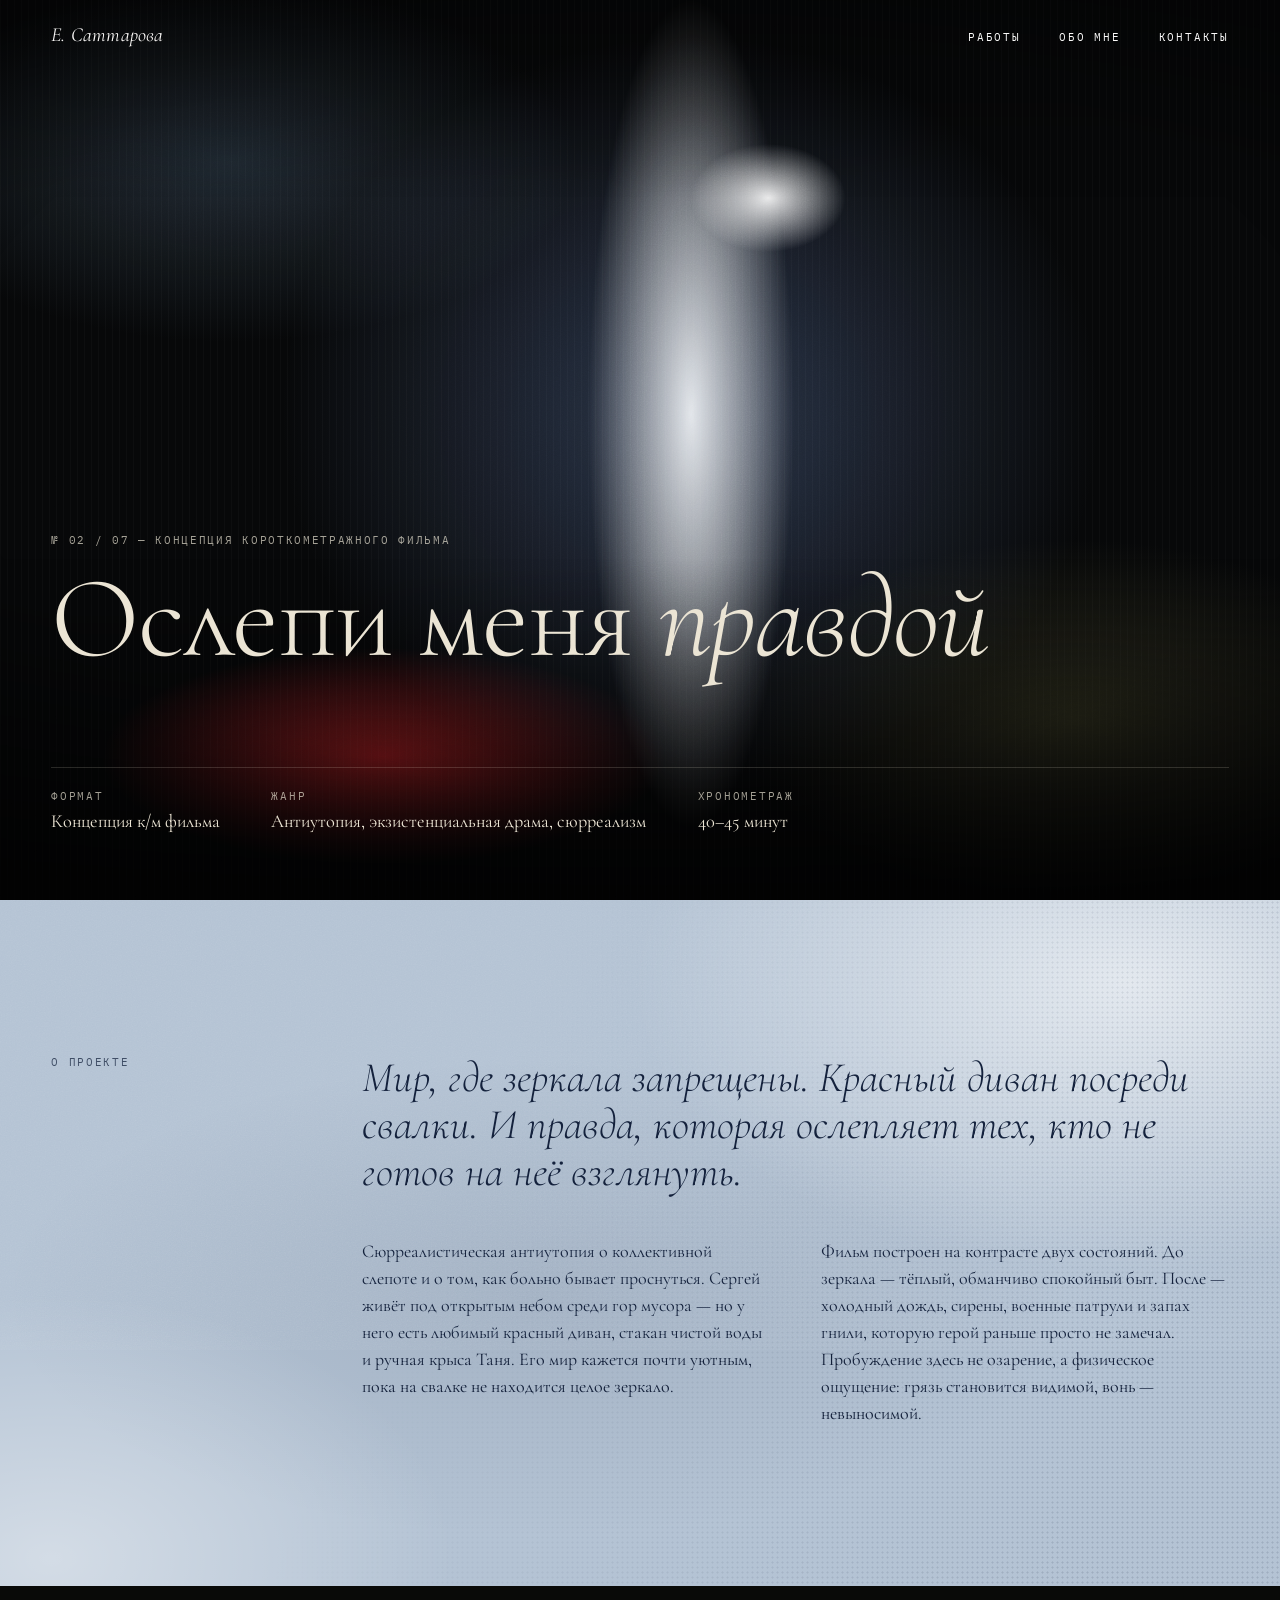
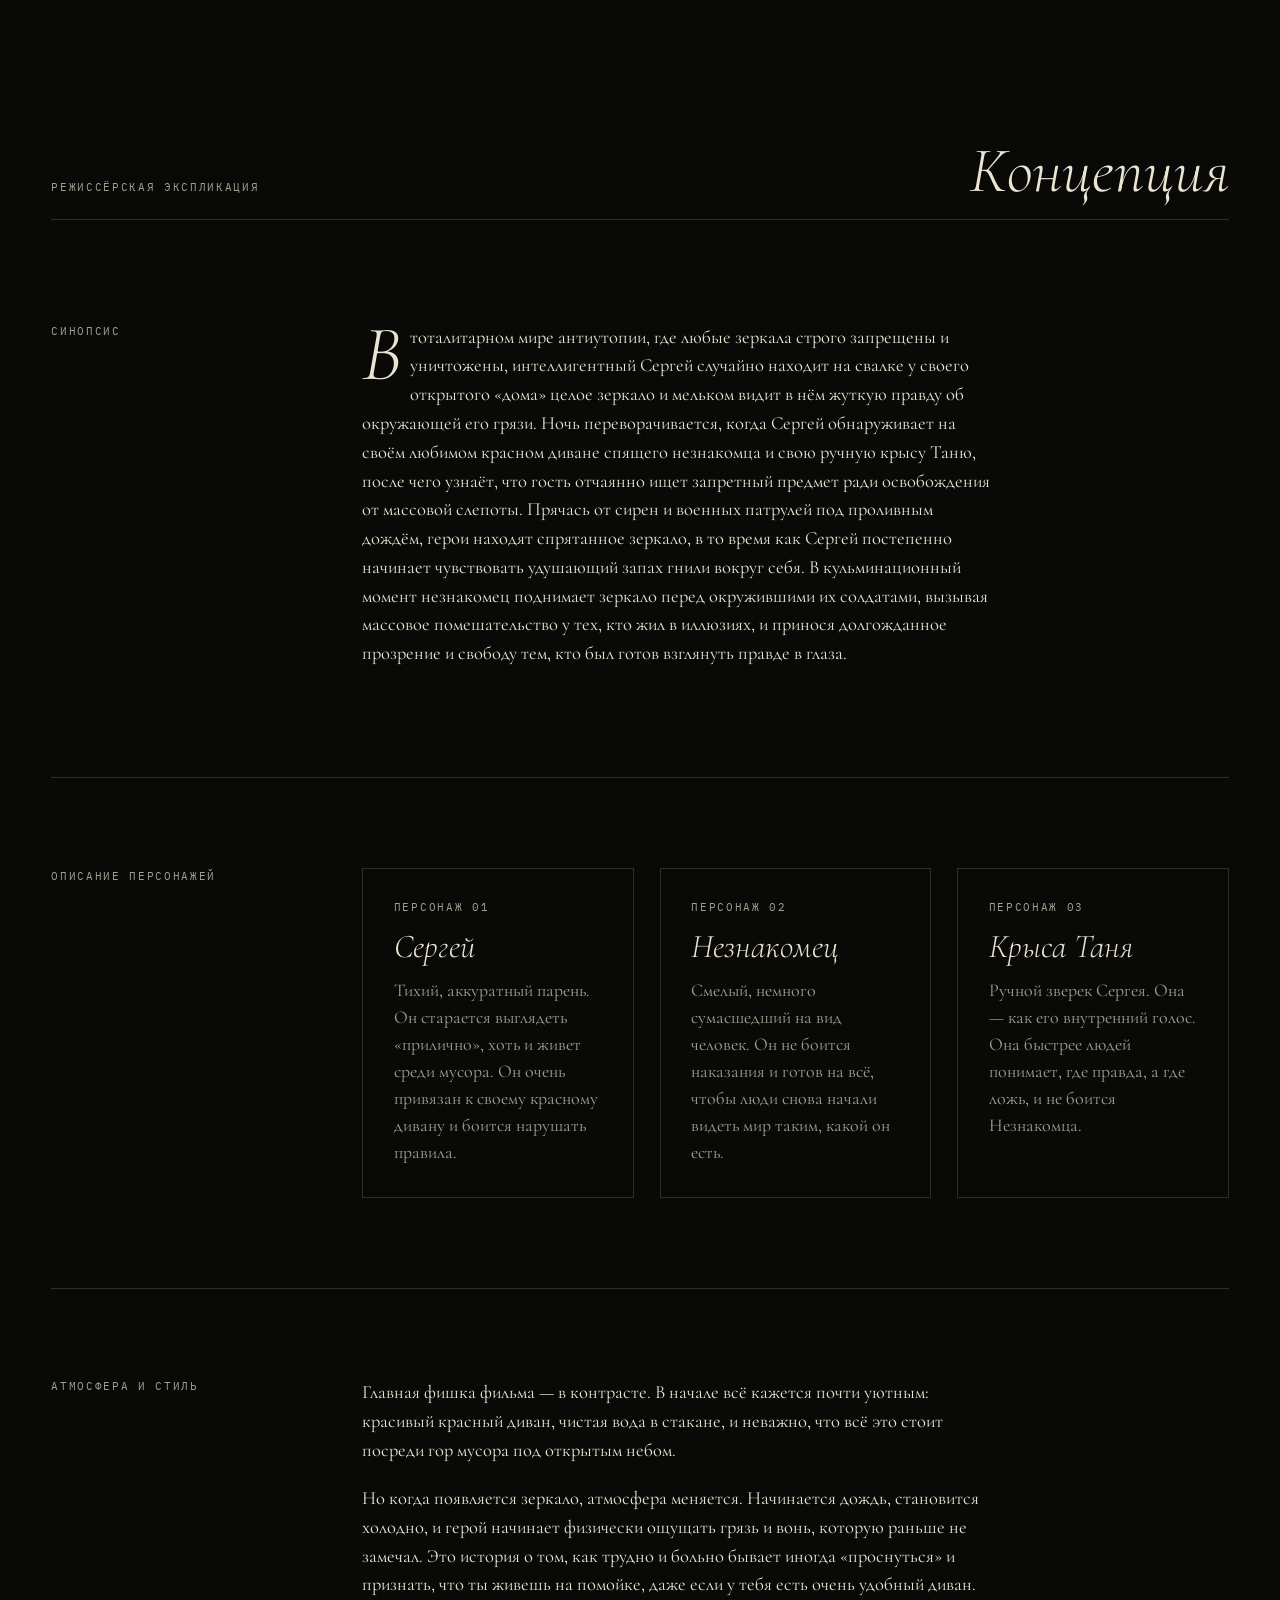
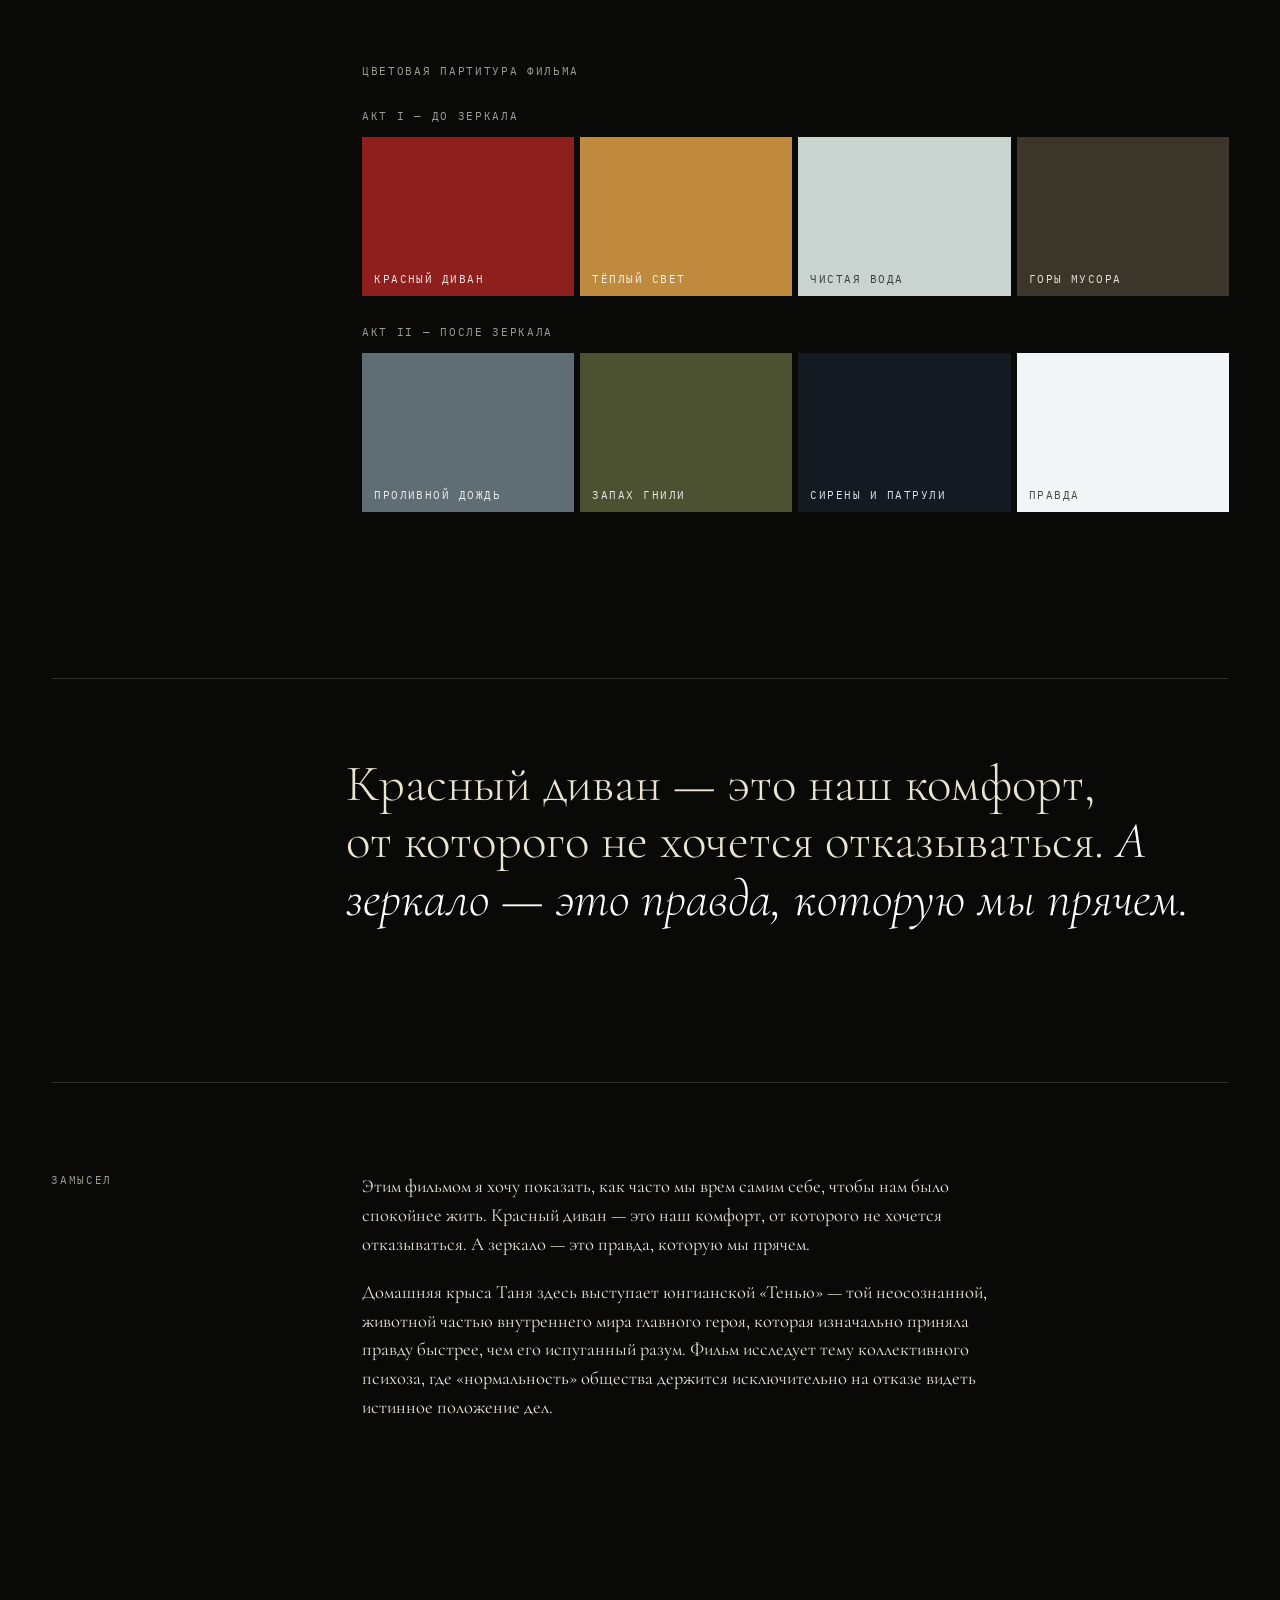
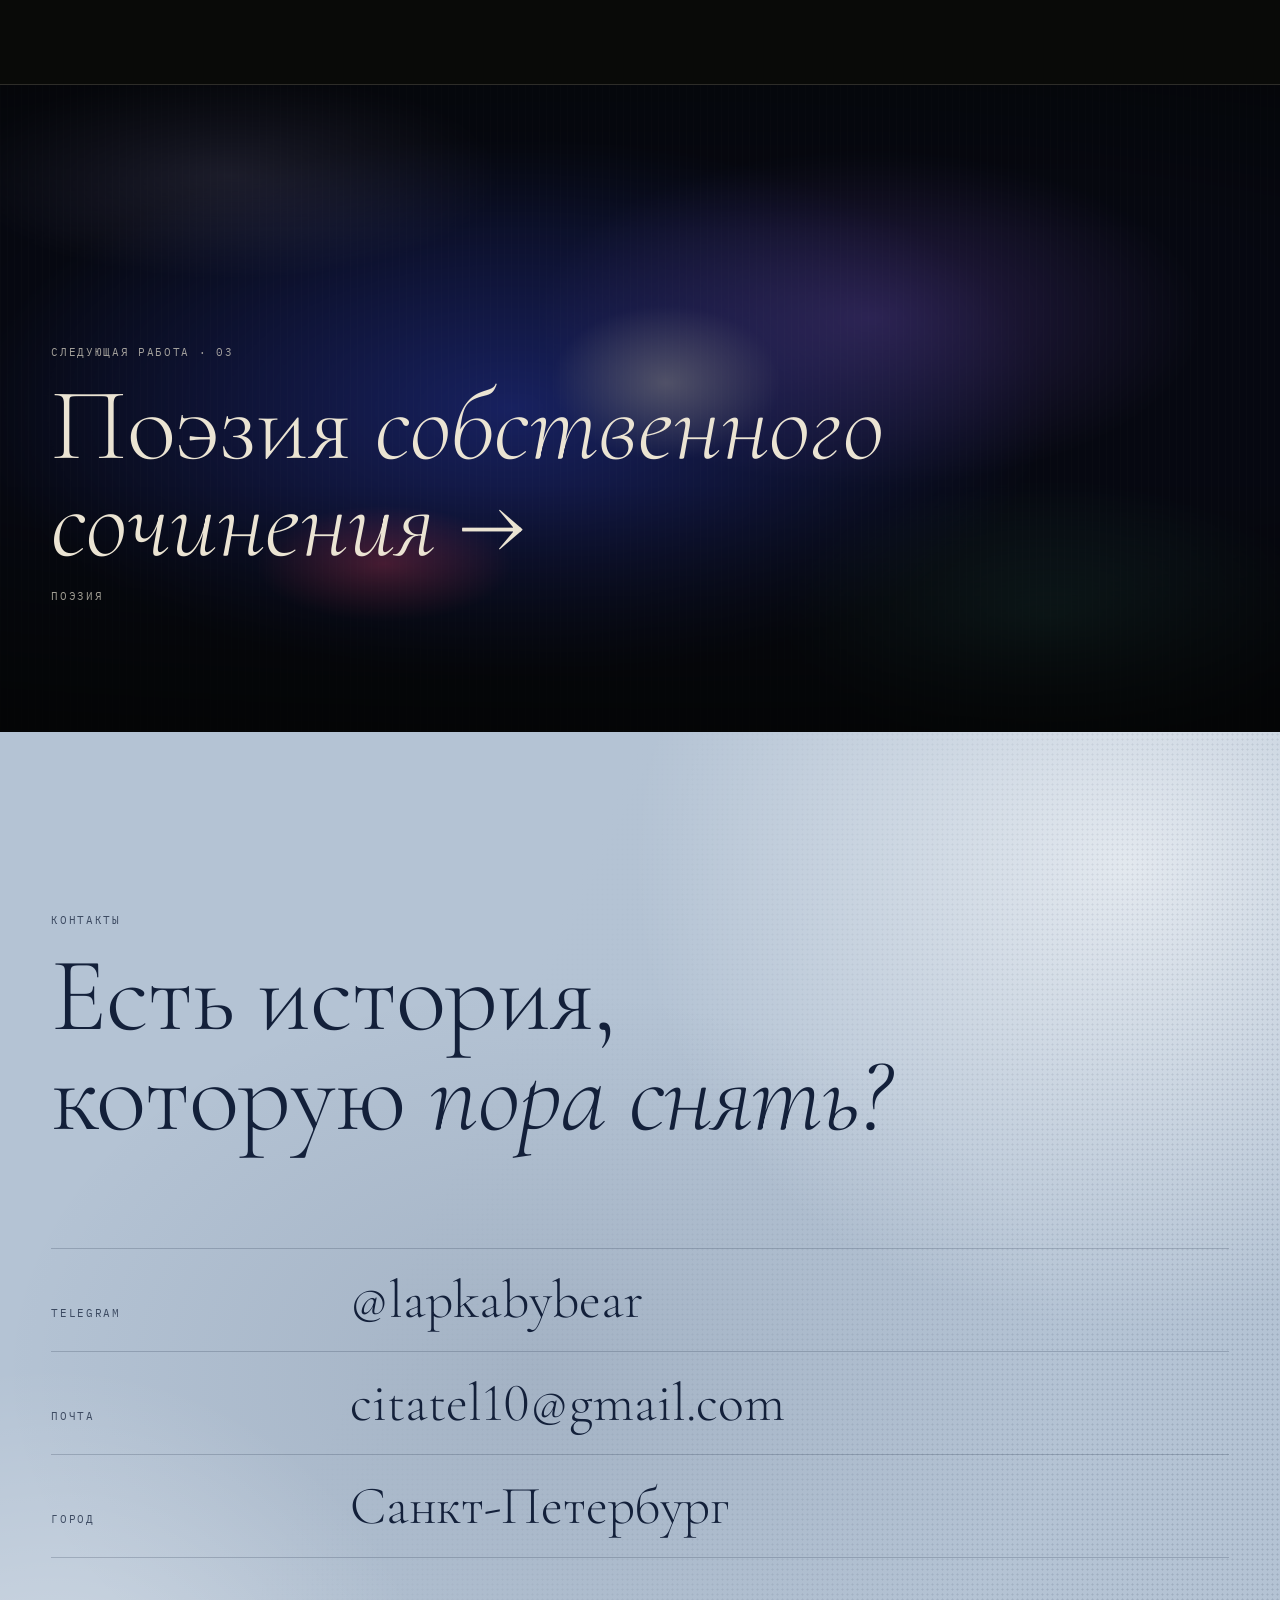
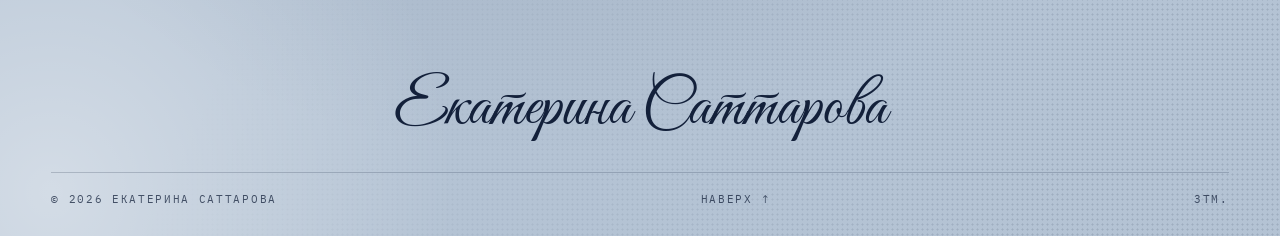
<file: oslepi-menya-pravdoy/index.html>
<!doctype html>
<html lang="ru">
<head>
<meta charset="utf-8">
<meta name="viewport" content="width=device-width, initial-scale=1, viewport-fit=cover">
<title>Ослепи меня правдой — Екатерина Саттарова</title>
<meta name="description" content="Мир, где зеркала запрещены. Красный диван посреди свалки. И правда, которая ослепляет тех, кто не готов на неё взглянуть.">
<meta name="theme-color" content="#090a08">
<meta property="og:type" content="website">
<meta property="og:locale" content="ru_RU">
<meta property="og:title" content="Ослепи меня правдой — Екатерина Саттарова">
<meta property="og:description" content="Мир, где зеркала запрещены. Красный диван посреди свалки. И правда, которая ослепляет тех, кто не готов на неё взглянуть.">
<meta property="og:url" content="https://veronikasattarova619-art.github.io/katya-portfolio/oslepi-menya-pravdoy/">
<meta property="og:image" content="https://veronikasattarova619-art.github.io/katya-portfolio/assets/img/og.jpg">
<meta name="twitter:card" content="summary_large_image">
<link rel="icon" href="../favicon.svg" type="image/svg+xml">
<link rel="preconnect" href="https://fonts.googleapis.com">
<link rel="preconnect" href="https://fonts.gstatic.com" crossorigin>
<link rel="stylesheet" href="https://fonts.googleapis.com/css2?family=Cormorant+Garamond:ital,wght@0,300;0,400;0,500;0,600;1,300;1,400;1,500&family=Great+Vibes&family=IBM+Plex+Mono:wght@300;400;500&display=swap">
<link rel="stylesheet" href="../assets/css/style.css">
<script>document.documentElement.classList.add('js')</script>
<script src="../assets/js/main.js" defer></script>
</head>
<body class="page-project page-concept">
<a class="skip" href="#main">К содержанию</a>
<header class="site-header">
  <a class="brand" href="../">Е. Саттарова</a>
  <nav class="nav" aria-label="Основная навигация">
    <a href="../#works">Работы</a>
    <a href="../#about">Обо мне</a>
    <a href="#contacts">Контакты</a>
  </nav>
</header>
<main id="main">
<section class="phero">
    <div class="aura aura--pravda phero__bg" aria-hidden="true"><i></i><i></i><i></i><i></i><i></i><i></i></div>
    <div class="phero__inner">
      <div class="phero__head">
        <p class="kicker" data-reveal>№ 02 / 07 — Концепция короткометражного фильма</p>
        <h1 class="phero__title" data-reveal style="--delay:.15s">Ослепи меня <em>правдой</em></h1>
      </div>
      <dl class="phero__meta" data-reveal style="--delay:.3s">
        <div><dt>Формат</dt><dd>Концепция к/м фильма</dd></div>
        <div><dt>Жанр</dt><dd>Антиутопия, экзистенциальная драма, сюрреализм</dd></div>
        <div><dt>Хронометраж</dt><dd>40–45 минут</dd></div>
      </dl>
    </div>
  </section>
  <section class="section light intro">
    <div class="wrap intro__grid">
      <p class="kicker" data-reveal>О проекте</p>
      <div>
        <p class="intro__lead" data-reveal>Мир, где зеркала запрещены. Красный диван посреди свалки. И правда, которая ослепляет тех, кто не готов на неё взглянуть.</p>
        <div class="prose">
          <p data-reveal>Сюрреалистическая антиутопия о коллективной слепоте и о том, как больно бывает проснуться. Сергей живёт под открытым небом среди гор мусора — но у него есть любимый красный диван, стакан чистой воды и ручная крыса Таня. Его мир кажется почти уютным, пока на свалке не находится целое зеркало.</p>
          <p data-reveal>Фильм построен на контрасте двух состояний. До зеркала — тёплый, обманчиво спокойный быт. После — холодный дождь, сирены, военные патрули и запах гнили, которую герой раньше просто не замечал. Пробуждение здесь не озарение, а физическое ощущение: грязь становится видимой, вонь — невыносимой.</p>
        </div>
      </div>
    </div>
  </section>
  <section class="section content">
    <div class="wrap">
      <header class="content__head" data-reveal>
        <p class="kicker">Режиссёрская экспликация</p>
        <h2 class="content__title">Концепция</h2>
      </header>
      <div class="concept">
        <div class="csec">
          <h3 class="csec__title kicker" data-reveal>Синопсис</h3>
          <div><div class="prose prose--lg prose--drop"><p data-reveal>В тоталитарном мире антиутопии, где любые зеркала строго запрещены и уничтожены, интеллигентный Сергей случайно находит на свалке у своего открытого «дома» целое зеркало и мельком видит в нём жуткую правду об окружающей его грязи. Ночь переворачивается, когда Сергей обнаруживает на своём любимом красном диване спящего незнакомца и свою ручную крысу Таню, после чего узнаёт, что гость отчаянно ищет запретный предмет ради освобождения от массовой слепоты. Прячась от сирен и военных патрулей под проливным дождём, герои находят спрятанное зеркало, в то время как Сергей постепенно начинает чувствовать удушающий запах гнили вокруг себя. В кульминационный момент незнакомец поднимает зеркало перед окружившими их солдатами, вызывая массовое помешательство у тех, кто жил в иллюзиях, и принося долгожданное прозрение и свободу тем, кто был готов взглянуть правде в глаза.</p></div></div>
        </div>
        <div class="csec">
          <h3 class="csec__title kicker" data-reveal>Описание персонажей</h3>
          <div><div class="chars"><article class="char" data-reveal style="--delay:0s">
              <p class="kicker">Персонаж 01</p>
              <h4 class="char__name">Сергей</h4>
              <p class="char__text">Тихий, аккуратный парень. Он старается выглядеть «прилично», хоть и живет среди мусора. Он очень привязан к своему красному дивану и боится нарушать правила.</p>
            </article>
            <article class="char" data-reveal style="--delay:0.12s">
              <p class="kicker">Персонаж 02</p>
              <h4 class="char__name">Незнакомец</h4>
              <p class="char__text">Смелый, немного сумасшедший на вид человек. Он не боится наказания и готов на всё, чтобы люди снова начали видеть мир таким, какой он есть.</p>
            </article>
            <article class="char" data-reveal style="--delay:0.24s">
              <p class="kicker">Персонаж 03</p>
              <h4 class="char__name">Крыса Таня</h4>
              <p class="char__text">Ручной зверек Сергея. Она — как его внутренний голос. Она быстрее людей понимает, где правда, а где ложь, и не боится Незнакомца.</p>
            </article></div></div>
        </div>
        <div class="csec">
          <h3 class="csec__title kicker" data-reveal>Атмосфера и стиль</h3>
          <div><div class="prose prose--lg"><p data-reveal>Главная фишка фильма — в контрасте. В начале всё кажется почти уютным: красивый красный диван, чистая вода в стакане, и неважно, что всё это стоит посреди гор мусора под открытым небом.</p>
            <p data-reveal>Но когда появляется зеркало, атмосфера меняется. Начинается дождь, становится холодно, и герой начинает физически ощущать грязь и вонь, которую раньше не замечал. Это история о том, как трудно и больно бывает иногда «проснуться» и признать, что ты живешь на помойке, даже если у тебя есть очень удобный диван.</p></div>
            <div class="score">
              <p class="kicker score__title" data-reveal>Цветовая партитура фильма</p>
              <div class="score__act" data-reveal>
                <p class="kicker">Акт I — до зеркала</p>
                <div class="score__row"><div class="swatch" style="--c:#8e1f1d"><span>Красный диван</span></div><div class="swatch" style="--c:#c08a3e"><span>Тёплый свет</span></div><div class="swatch swatch--dark" style="--c:#c9d3cf"><span>Чистая вода</span></div><div class="swatch" style="--c:#3b352a"><span>Горы мусора</span></div></div>
              </div>
              <div class="score__act" data-reveal>
                <p class="kicker">Акт II — после зеркала</p>
                <div class="score__row"><div class="swatch" style="--c:#5f6e74"><span>Проливной дождь</span></div><div class="swatch" style="--c:#4c5231"><span>Запах гнили</span></div><div class="swatch" style="--c:#141a22"><span>Сирены и патрули</span></div><div class="swatch swatch--dark" style="--c:#f2f4f5"><span>Правда</span></div></div>
              </div>
            </div></div>
        </div>
        <blockquote class="pull" data-reveal>Красный диван — это наш комфорт, от которого не хочется отказываться. <em>А зеркало — это правда, которую мы прячем.</em></blockquote>
        <div class="csec">
          <h3 class="csec__title kicker" data-reveal>Замысел</h3>
          <div><div class="prose prose--lg"><p data-reveal>Этим фильмом я хочу показать, как часто мы врем самим себе, чтобы нам было спокойнее жить. Красный диван — это наш комфорт, от которого не хочется отказываться. А зеркало — это правда, которую мы прячем.</p>
            <p data-reveal>Домашняя крыса Таня здесь выступает юнгианской «Тенью» — той неосознанной, животной частью внутреннего мира главного героя, которая изначально приняла правду быстрее, чем его испуганный разум. Фильм исследует тему коллективного психоза, где «нормальность» общества держится исключительно на отказе видеть истинное положение дел.</p></div></div>
        </div>
      </div>
    </div>
  </section>
  <a class="next" href="../poeziya/">
    <div class="aura aura--poeziya next__bg" aria-hidden="true"><i></i><i></i><i></i><i></i><i></i><i></i></div>
    <span class="kicker">Следующая работа · 03</span>
    <span class="next__title">Поэзия <em>собственного сочинения</em> <span class="next__arrow" aria-hidden="true">→</span></span>
    <span class="kicker next__cat">Поэзия</span>
  </a>
</main>
<footer class="footer light" id="contacts">
  <div class="wrap">
    <p class="kicker" data-reveal>Контакты</p>
    <h2 class="footer__title" data-reveal>Есть история, <br>которую <em>пора снять?</em></h2>
    <ul class="contacts">
      <li data-reveal><span class="kicker">Telegram</span><a href="https://t.me/lapkabybear" target="_blank" rel="noopener">@lapkabybear</a></li>
      <li data-reveal><span class="kicker">Почта</span><a href="mailto:citatel10@gmail.com">citatel10@gmail.com</a></li>
      <li data-reveal><span class="kicker">Город</span><span class="contacts__value">Санкт-Петербург</span></li>
    </ul>
    <p class="footer__sign" data-reveal>Екатерина Саттарова</p>
    <div class="footer__bottom kicker">
      <span>© 2026 Екатерина Саттарова</span>
      <a href="#main" class="footer__top">Наверх ↑</a>
      <span title="Затемнение — так в сценарии заканчивается сцена">ЗТМ.</span>
    </div>
  </div>
</footer>
<div class="curtain" aria-hidden="true"></div>
</body>
</html>
</file>
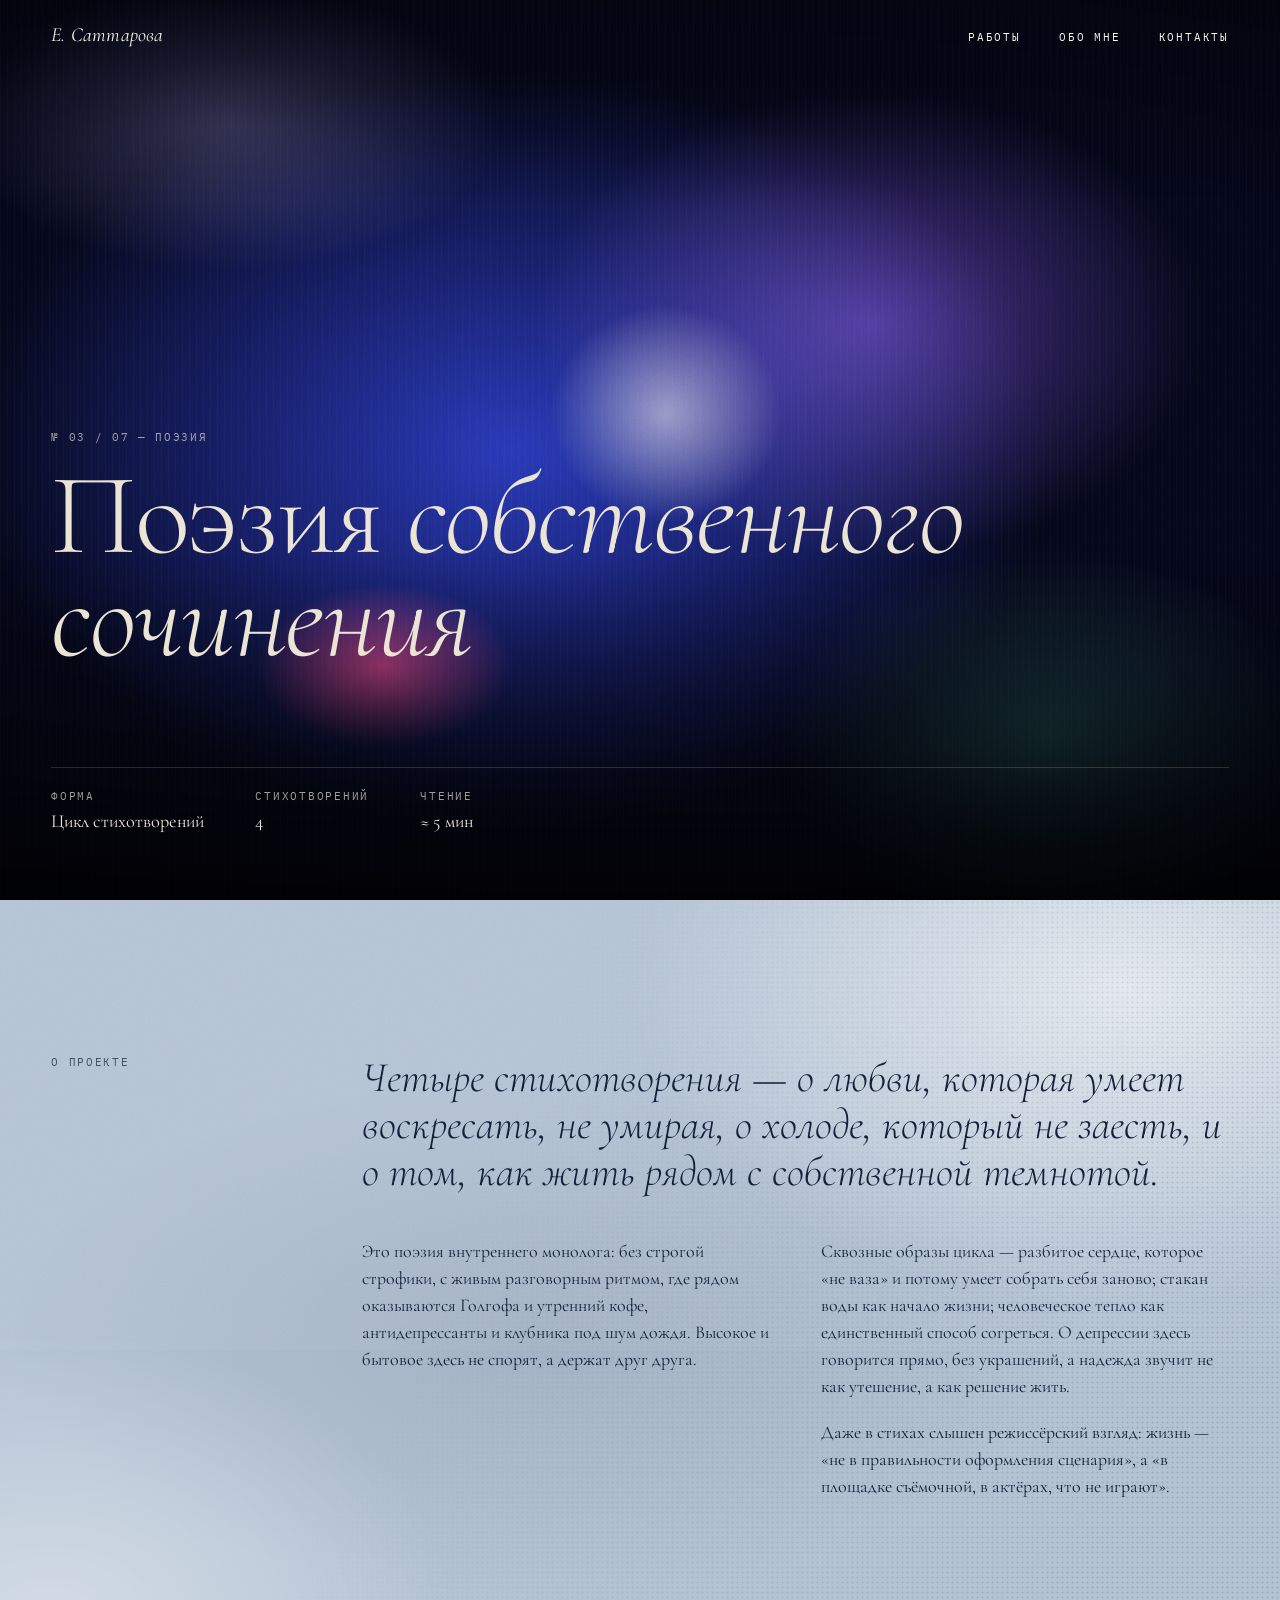
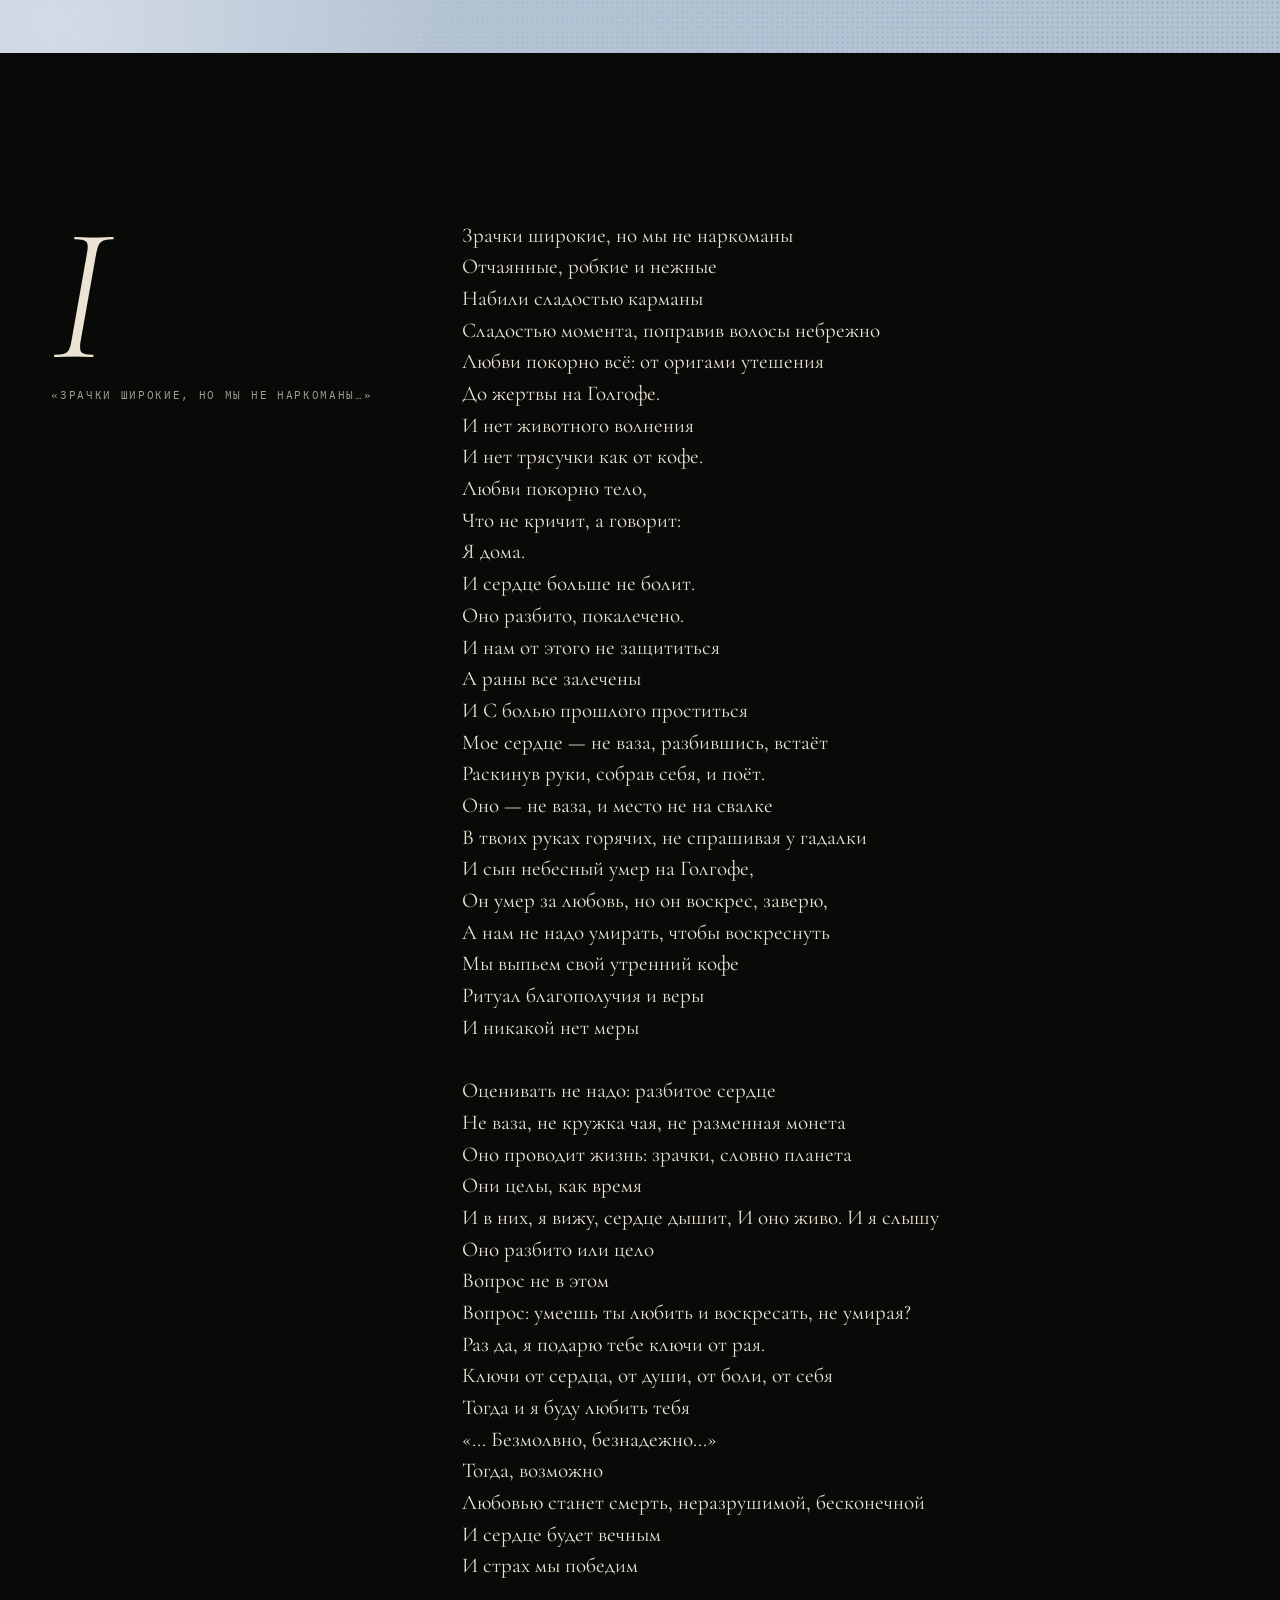
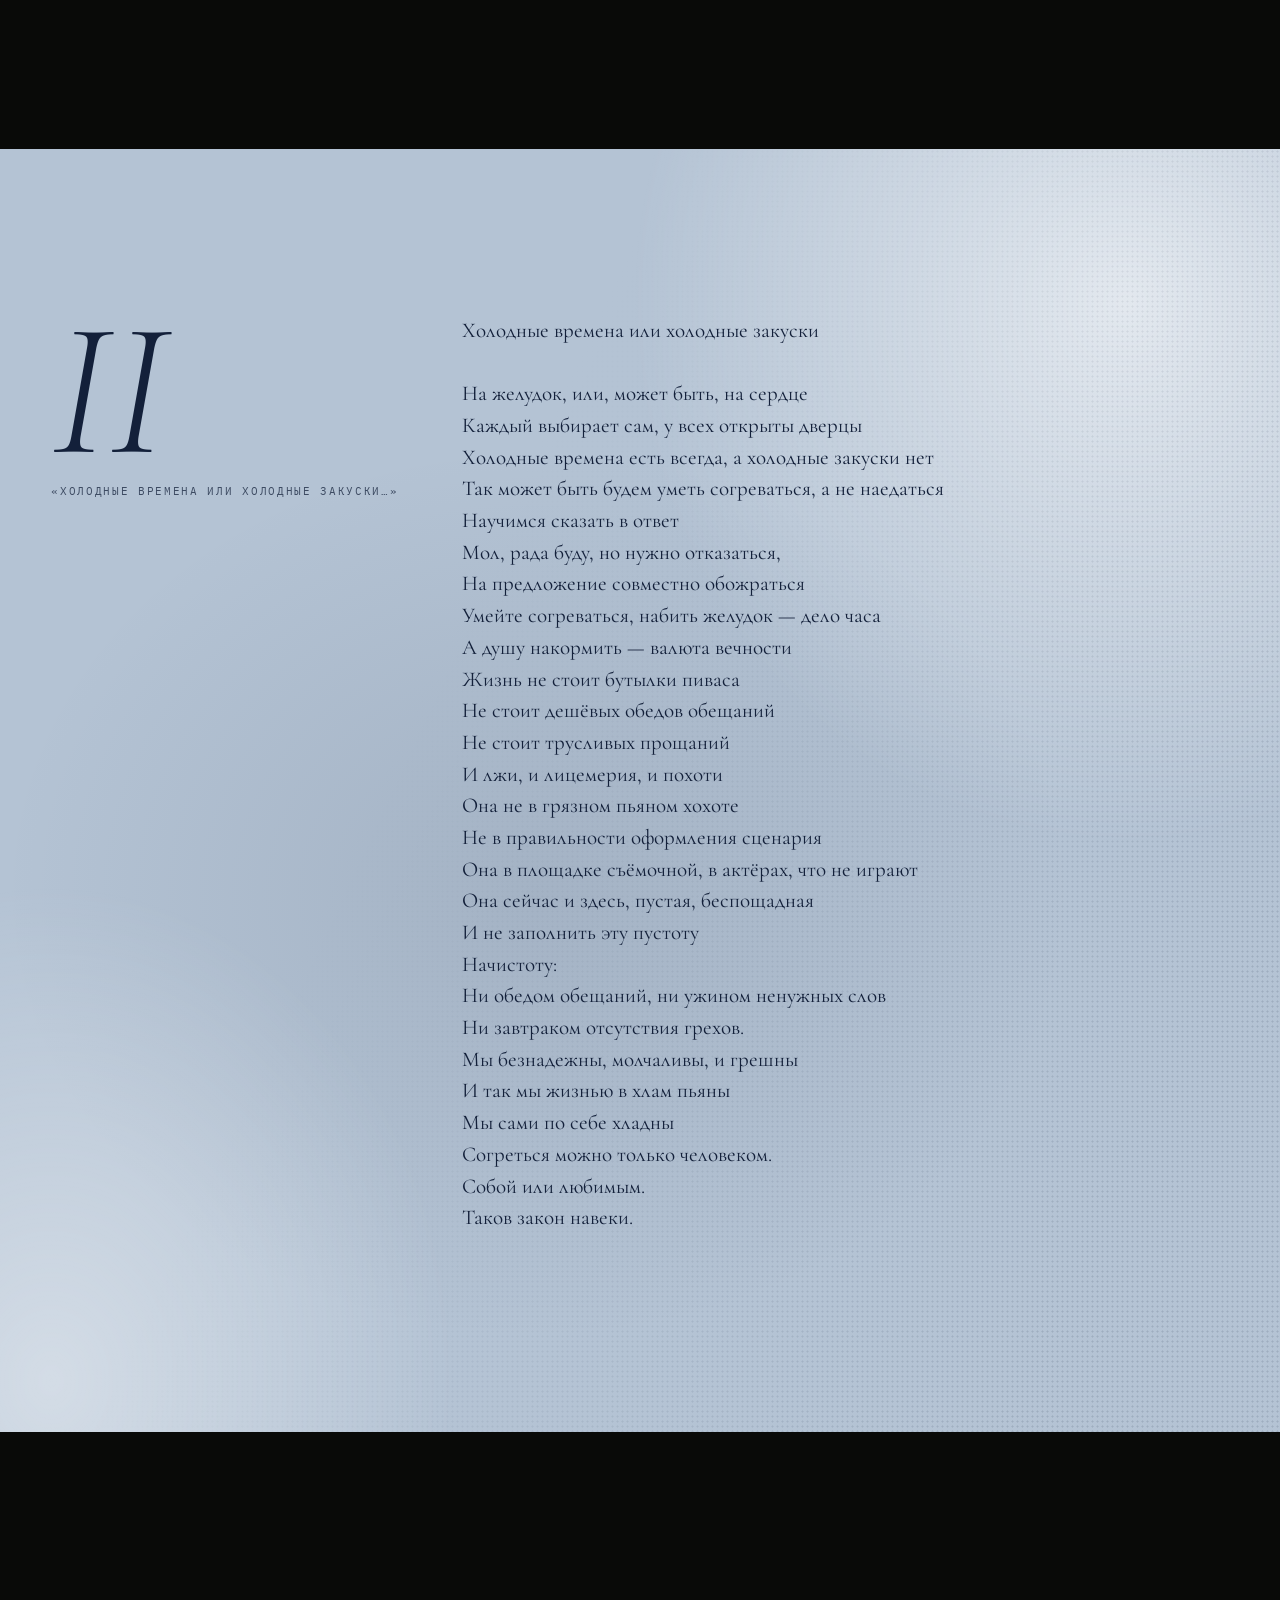
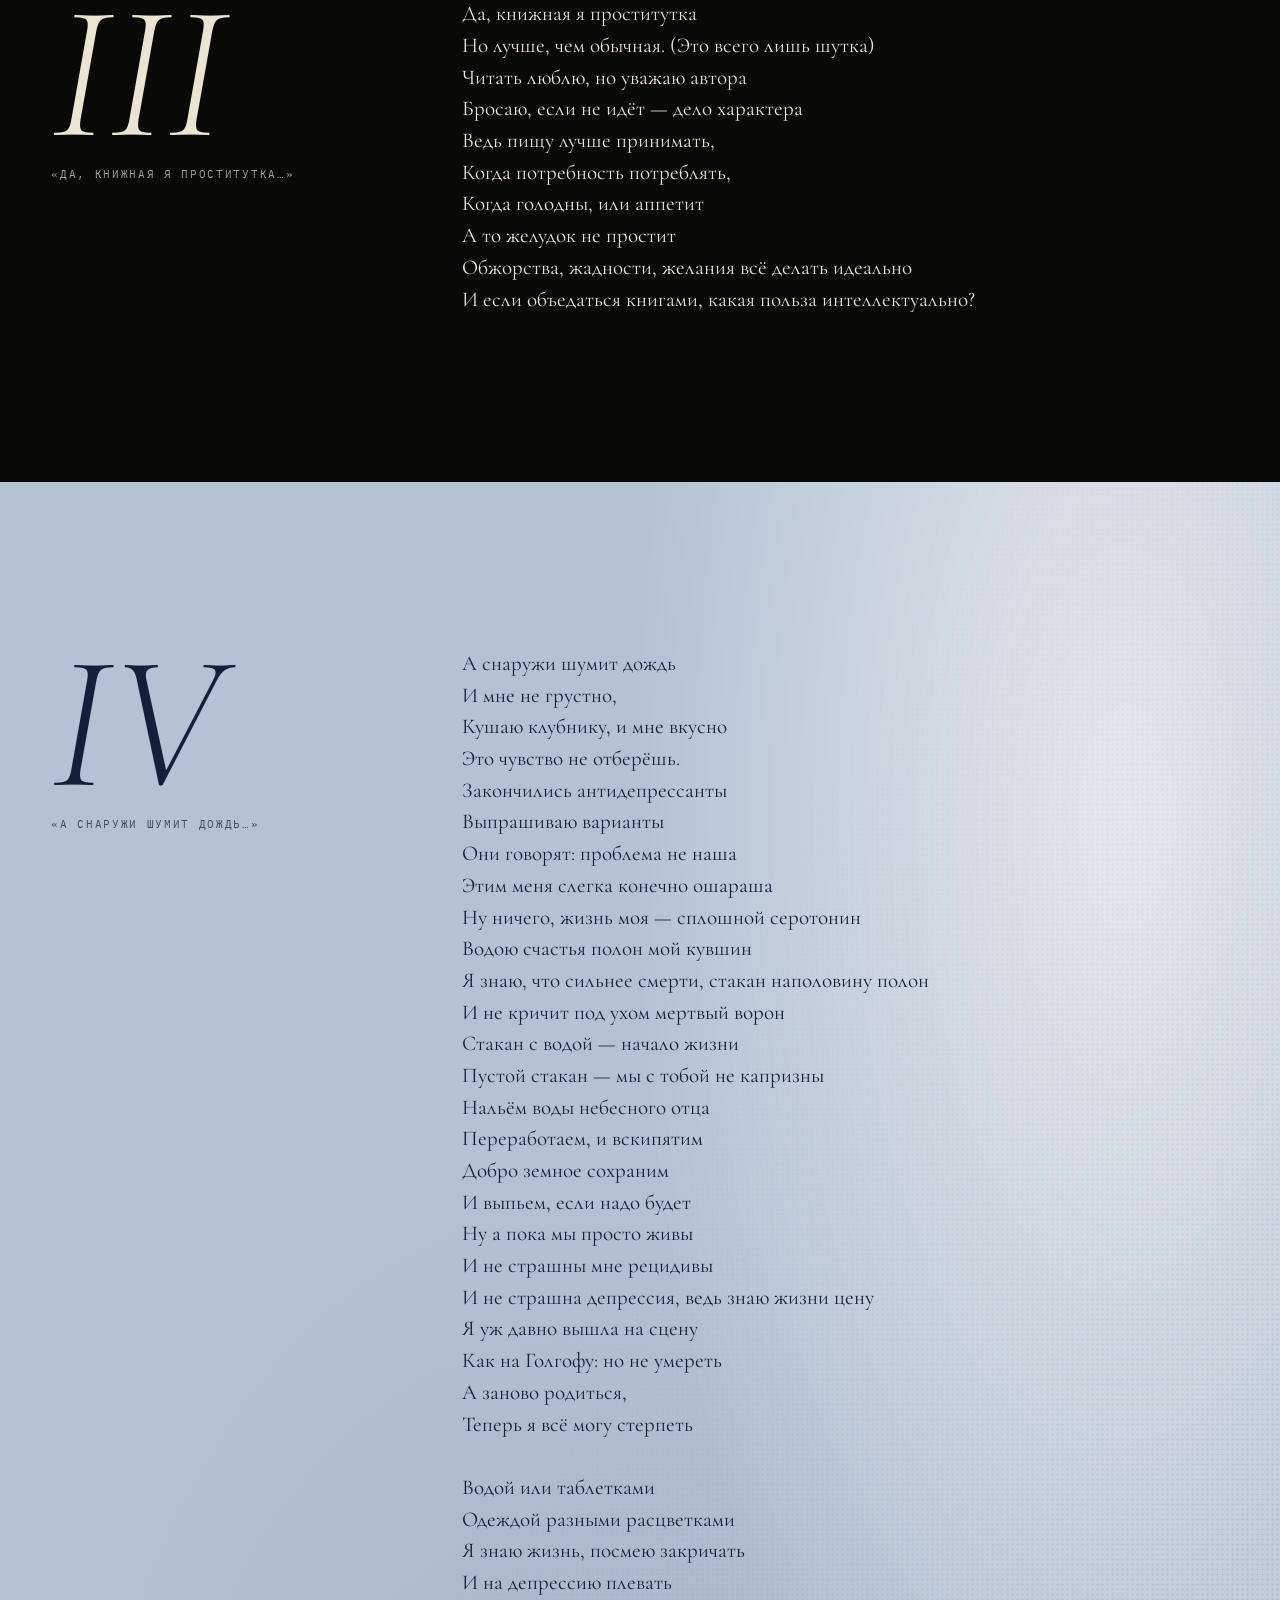
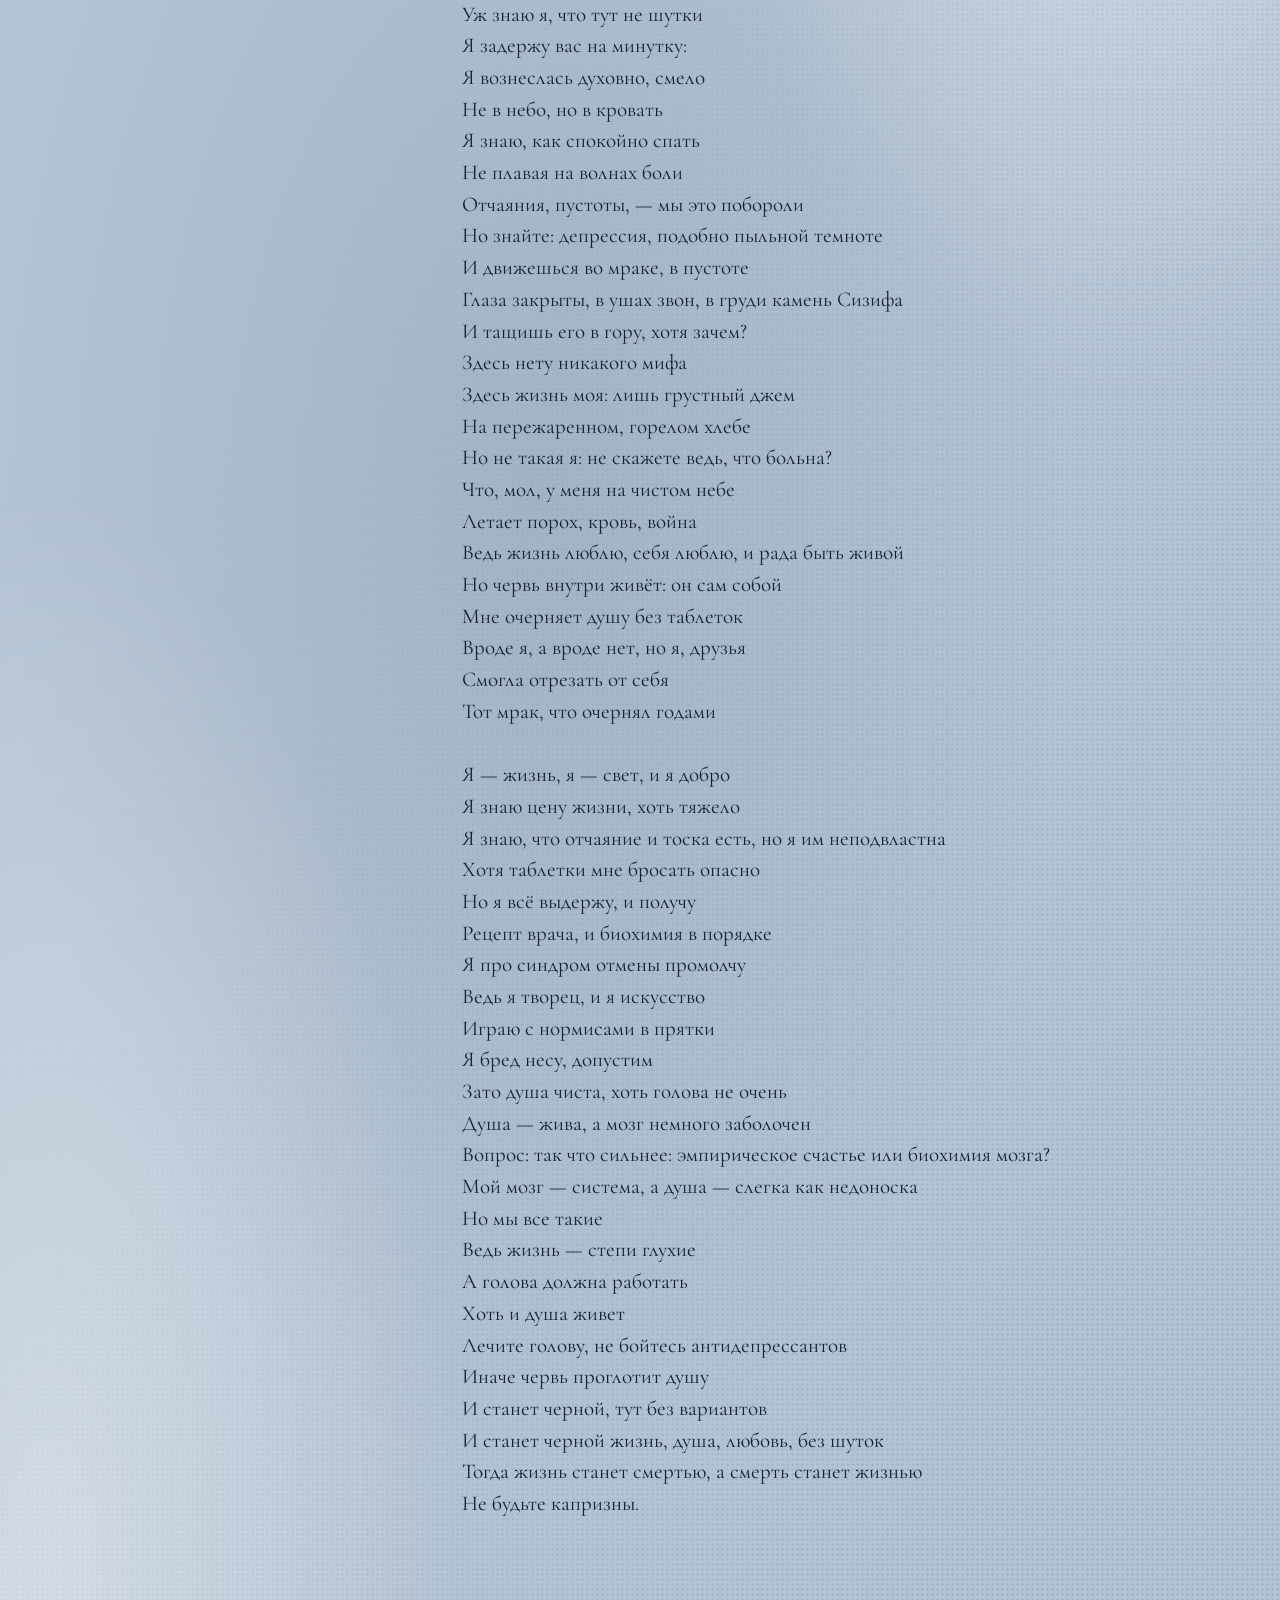
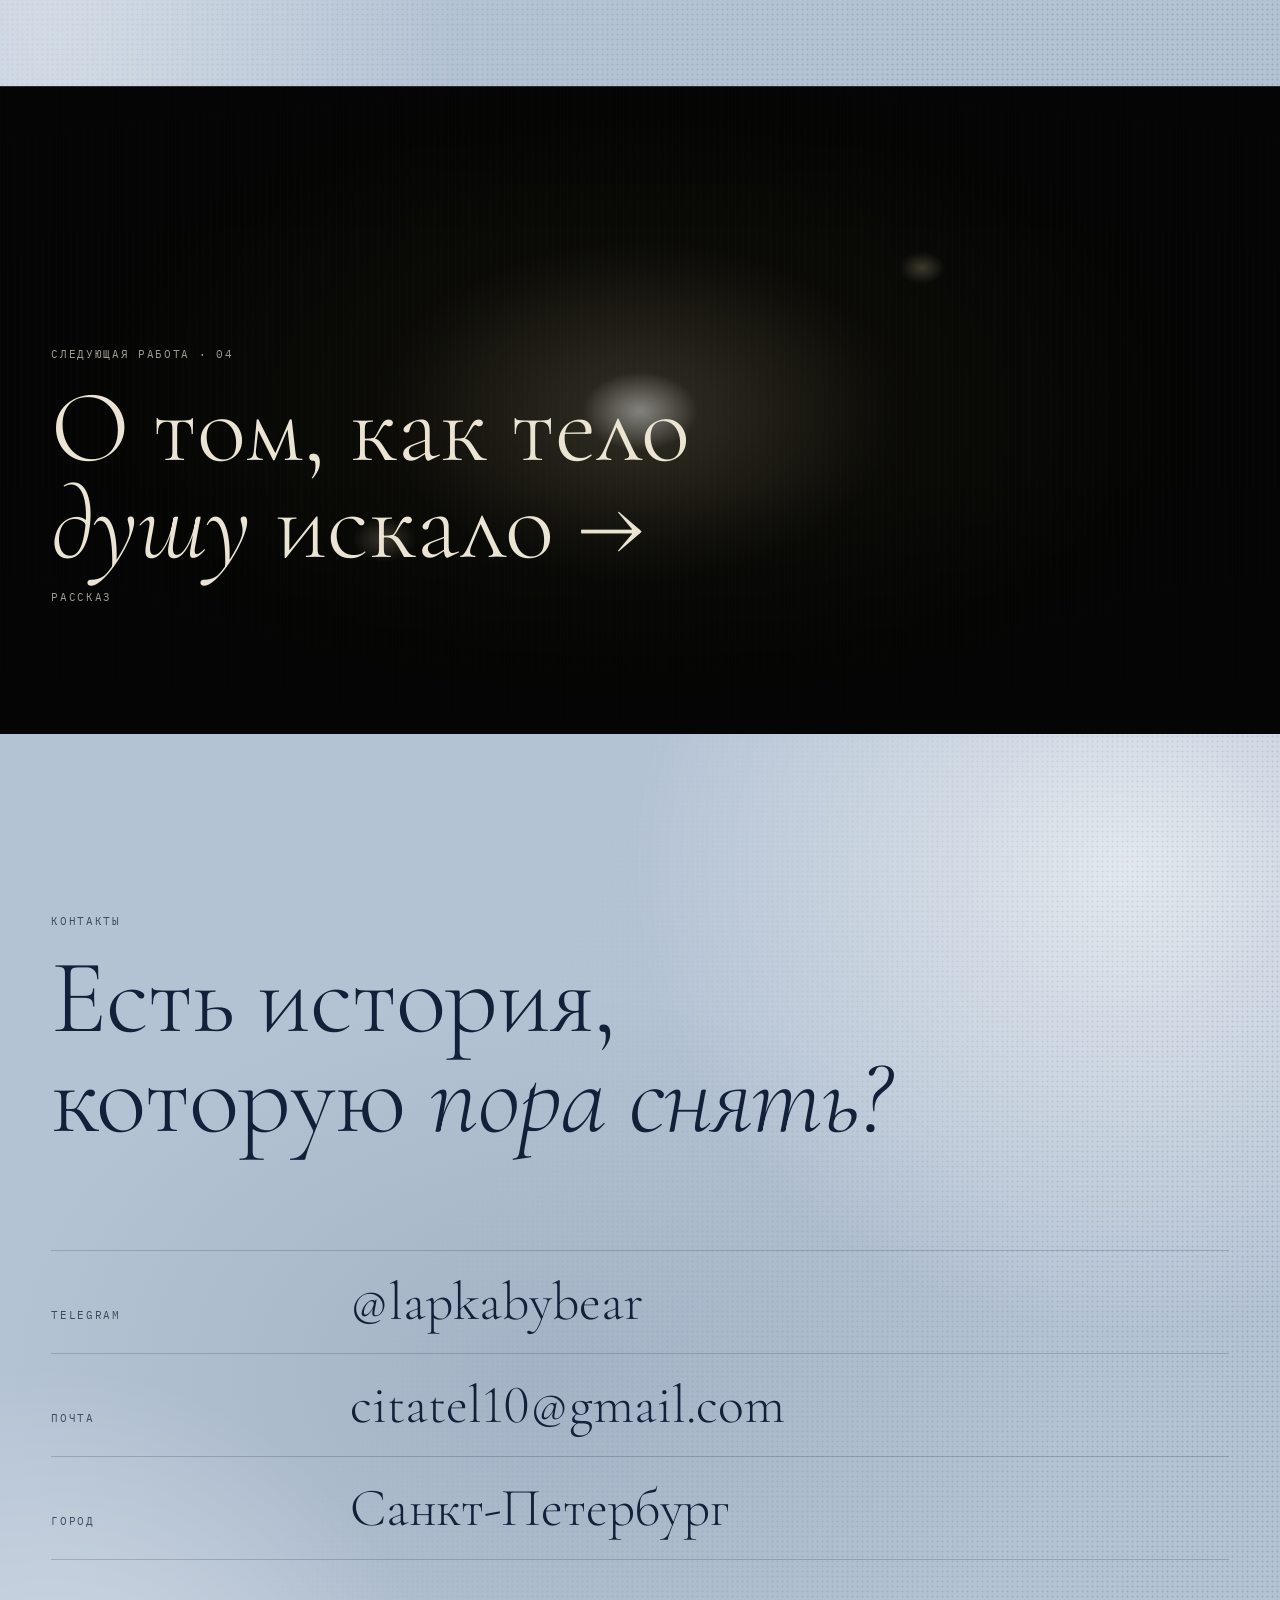
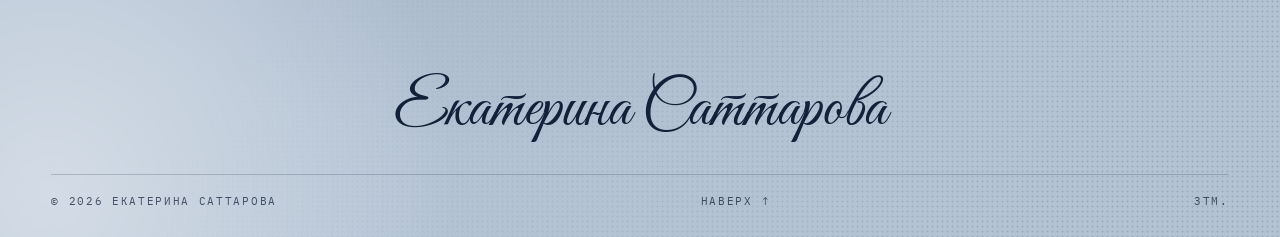
<file: poeziya/index.html>
<!doctype html>
<html lang="ru">
<head>
<meta charset="utf-8">
<meta name="viewport" content="width=device-width, initial-scale=1, viewport-fit=cover">
<title>Поэзия собственного сочинения — Екатерина Саттарова</title>
<meta name="description" content="Четыре стихотворения — о любви, которая умеет воскресать, не умирая, о холоде, который не заесть, и о том, как жить рядом с собственной темнотой.">
<meta name="theme-color" content="#090a08">
<meta property="og:type" content="website">
<meta property="og:locale" content="ru_RU">
<meta property="og:title" content="Поэзия собственного сочинения — Екатерина Саттарова">
<meta property="og:description" content="Четыре стихотворения — о любви, которая умеет воскресать, не умирая, о холоде, который не заесть, и о том, как жить рядом с собственной темнотой.">
<meta property="og:url" content="https://veronikasattarova619-art.github.io/katya-portfolio/poeziya/">
<meta property="og:image" content="https://veronikasattarova619-art.github.io/katya-portfolio/assets/img/og.jpg">
<meta name="twitter:card" content="summary_large_image">
<link rel="icon" href="../favicon.svg" type="image/svg+xml">
<link rel="preconnect" href="https://fonts.googleapis.com">
<link rel="preconnect" href="https://fonts.gstatic.com" crossorigin>
<link rel="stylesheet" href="https://fonts.googleapis.com/css2?family=Cormorant+Garamond:ital,wght@0,300;0,400;0,500;0,600;1,300;1,400;1,500&family=Great+Vibes&family=IBM+Plex+Mono:wght@300;400;500&display=swap">
<link rel="stylesheet" href="../assets/css/style.css">
<script>document.documentElement.classList.add('js')</script>
<script src="../assets/js/main.js" defer></script>
</head>
<body class="page-project page-poems">
<a class="skip" href="#main">К содержанию</a>
<header class="site-header">
  <a class="brand" href="../">Е. Саттарова</a>
  <nav class="nav" aria-label="Основная навигация">
    <a href="../#works">Работы</a>
    <a href="../#about">Обо мне</a>
    <a href="#contacts">Контакты</a>
  </nav>
</header>
<main id="main">
<section class="phero">
    <div class="aura aura--poeziya phero__bg" aria-hidden="true"><i></i><i></i><i></i><i></i><i></i><i></i></div>
    <div class="phero__inner">
      <div class="phero__head">
        <p class="kicker" data-reveal>№ 03 / 07 — Поэзия</p>
        <h1 class="phero__title" data-reveal style="--delay:.15s">Поэзия <em>собственного сочинения</em></h1>
      </div>
      <dl class="phero__meta" data-reveal style="--delay:.3s">
        <div><dt>Форма</dt><dd>Цикл стихотворений</dd></div>
        <div><dt>Стихотворений</dt><dd>4</dd></div>
        <div><dt>Чтение</dt><dd>≈ 5 мин</dd></div>
      </dl>
    </div>
  </section>
  <section class="section light intro">
    <div class="wrap intro__grid">
      <p class="kicker" data-reveal>О проекте</p>
      <div>
        <p class="intro__lead" data-reveal>Четыре стихотворения — о любви, которая умеет воскресать, не умирая, о холоде, который не заесть, и о том, как жить рядом с собственной темнотой.</p>
        <div class="prose">
          <p data-reveal>Это поэзия внутреннего монолога: без строгой строфики, с живым разговорным ритмом, где рядом оказываются Голгофа и утренний кофе, антидепрессанты и клубника под шум дождя. Высокое и бытовое здесь не спорят, а держат друг друга.</p>
          <p data-reveal>Сквозные образы цикла — разбитое сердце, которое «не ваза» и потому умеет собрать себя заново; стакан воды как начало жизни; человеческое тепло как единственный способ согреться. О депрессии здесь говорится прямо, без украшений, а надежда звучит не как утешение, а как решение жить.</p>
          <p data-reveal>Даже в стихах слышен режиссёрский взгляд: жизнь — «не в правильности оформления сценария», а «в площадке съёмочной, в актёрах, что не играют».</p>
        </div>
      </div>
    </div>
  </section>
  <section class="section poem poem--dark">
    <div class="wrap poem__inner">
      <header class="poem__head" data-reveal>
        <p class="poem__num">I</p>
        <p class="kicker">«Зрачки широкие, но мы не наркоманы…»</p>
      </header>
      <div class="poem__text">
        <span class="poem__line" data-reveal="soft">Зрачки широкие, но мы не наркоманы</span>
        <span class="poem__line" data-reveal="soft">Отчаянные, робкие и нежные</span>
        <span class="poem__line" data-reveal="soft">Набили сладостью карманы</span>
        <span class="poem__line" data-reveal="soft">Сладостью момента, поправив волосы небрежно</span>
        <span class="poem__line" data-reveal="soft">Любви покорно всё: от оригами утешения</span>
        <span class="poem__line" data-reveal="soft">До жертвы на Голгофе.</span>
        <span class="poem__line" data-reveal="soft">И нет животного волнения</span>
        <span class="poem__line" data-reveal="soft">И нет трясучки как от кофе.</span>
        <span class="poem__line" data-reveal="soft">Любви покорно тело,</span>
        <span class="poem__line" data-reveal="soft">Что не кричит, а говорит:</span>
        <span class="poem__line" data-reveal="soft">Я дома.</span>
        <span class="poem__line" data-reveal="soft">И сердце больше не болит.</span>
        <span class="poem__line" data-reveal="soft">Оно разбито, покалечено.</span>
        <span class="poem__line" data-reveal="soft">И нам от этого не защититься</span>
        <span class="poem__line" data-reveal="soft">А раны все залечены</span>
        <span class="poem__line" data-reveal="soft">И С болью прошлого проститься</span>
        <span class="poem__line" data-reveal="soft">Мое сердце — не ваза, разбившись, встаёт</span>
        <span class="poem__line" data-reveal="soft">Раскинув руки, собрав себя, и поёт.</span>
        <span class="poem__line" data-reveal="soft">Оно — не ваза, и место не на свалке</span>
        <span class="poem__line" data-reveal="soft">В твоих руках горячих, не спрашивая у гадалки</span>
        <span class="poem__line" data-reveal="soft">И сын небесный умер на Голгофе,</span>
        <span class="poem__line" data-reveal="soft">Он умер за любовь, но он воскрес, заверю,</span>
        <span class="poem__line" data-reveal="soft">А нам не надо умирать, чтобы воскреснуть</span>
        <span class="poem__line" data-reveal="soft">Мы выпьем свой утренний кофе</span>
        <span class="poem__line" data-reveal="soft">Ритуал благополучия и веры</span>
        <span class="poem__line" data-reveal="soft">И никакой нет меры</span>
        <span class="poem__line" data-reveal="soft">Чтоб оценить любовь и смерть</span>
        <span class="poem__line" data-reveal="soft">Оценивать не надо: разбитое сердце</span>
        <span class="poem__line" data-reveal="soft">Не ваза, не кружка чая, не разменная монета</span>
        <span class="poem__line" data-reveal="soft">Оно проводит жизнь: зрачки, словно планета</span>
        <span class="poem__line" data-reveal="soft">Они целы, как время</span>
        <span class="poem__line" data-reveal="soft">И в них, я вижу, сердце дышит, И оно живо. И я слышу</span>
        <span class="poem__line" data-reveal="soft">Оно разбито или цело</span>
        <span class="poem__line" data-reveal="soft">Вопрос не в этом</span>
        <span class="poem__line" data-reveal="soft">Вопрос: умеешь ты любить и воскресать, не умирая?</span>
        <span class="poem__line" data-reveal="soft">Раз да, я подарю тебе ключи от рая.</span>
        <span class="poem__line" data-reveal="soft">Ключи от сердца, от души, от боли, от себя</span>
        <span class="poem__line" data-reveal="soft">Тогда и я буду любить тебя</span>
        <span class="poem__line" data-reveal="soft">«... Безмолвно, безнадежно...»</span>
        <span class="poem__line" data-reveal="soft">Тогда, возможно</span>
        <span class="poem__line" data-reveal="soft">Любовью станет смерть, неразрушимой, бесконечной</span>
        <span class="poem__line" data-reveal="soft">И сердце будет вечным</span>
        <span class="poem__line" data-reveal="soft">И страх мы победим</span>
      </div>
    </div>
  </section>
  <section class="section poem poem--light light">
    <div class="wrap poem__inner">
      <header class="poem__head" data-reveal>
        <p class="poem__num">II</p>
        <p class="kicker">«Холодные времена или холодные закуски…»</p>
      </header>
      <div class="poem__text">
        <span class="poem__line" data-reveal="soft">Холодные времена или холодные закуски</span>
        <span class="poem__line" data-reveal="soft">Оставить всё, как есть, или забить дыру нагрузкой</span>
        <span class="poem__line" data-reveal="soft">На желудок, или, может быть, на сердце</span>
        <span class="poem__line" data-reveal="soft">Каждый выбирает сам, у всех открыты дверцы</span>
        <span class="poem__line" data-reveal="soft">Холодные времена есть всегда, а холодные закуски нет</span>
        <span class="poem__line" data-reveal="soft">Так может быть будем уметь согреваться, а не наедаться</span>
        <span class="poem__line" data-reveal="soft">Научимся сказать в ответ</span>
        <span class="poem__line" data-reveal="soft">Мол, рада буду, но нужно отказаться,</span>
        <span class="poem__line" data-reveal="soft">На предложение совместно обожраться</span>
        <span class="poem__line" data-reveal="soft">Умейте согреваться, набить желудок — дело часа</span>
        <span class="poem__line" data-reveal="soft">А душу накормить — валюта вечности</span>
        <span class="poem__line" data-reveal="soft">Жизнь не стоит бутылки пиваса</span>
        <span class="poem__line" data-reveal="soft">Не стоит дешёвых обедов обещаний</span>
        <span class="poem__line" data-reveal="soft">Не стоит трусливых прощаний</span>
        <span class="poem__line" data-reveal="soft">И лжи, и лицемерия, и похоти</span>
        <span class="poem__line" data-reveal="soft">Она не в грязном пьяном хохоте</span>
        <span class="poem__line" data-reveal="soft">Не в правильности оформления сценария</span>
        <span class="poem__line" data-reveal="soft">Она в площадке съёмочной, в актёрах, что не играют</span>
        <span class="poem__line" data-reveal="soft">Она сейчас и здесь, пустая, беспощадная</span>
        <span class="poem__line" data-reveal="soft">И не заполнить эту пустоту</span>
        <span class="poem__line" data-reveal="soft">Начистоту:</span>
        <span class="poem__line" data-reveal="soft">Ни обедом обещаний, ни ужином ненужных слов</span>
        <span class="poem__line" data-reveal="soft">Ни завтраком отсутствия грехов.</span>
        <span class="poem__line" data-reveal="soft">Мы безнадежны, молчаливы, и грешны</span>
        <span class="poem__line" data-reveal="soft">И так мы жизнью в хлам пьяны</span>
        <span class="poem__line" data-reveal="soft">Мы сами по себе хладны</span>
        <span class="poem__line" data-reveal="soft">Согреться можно только человеком.</span>
        <span class="poem__line" data-reveal="soft">Собой или любимым.</span>
        <span class="poem__line" data-reveal="soft">Таков закон навеки.</span>
        <span class="poem__line" data-reveal="soft">Моментами хранимый.</span>
      </div>
    </div>
  </section>
  <section class="section poem poem--dark">
    <div class="wrap poem__inner">
      <header class="poem__head" data-reveal>
        <p class="poem__num">III</p>
        <p class="kicker">«Да, книжная я проститутка…»</p>
      </header>
      <div class="poem__text">
        <span class="poem__line" data-reveal="soft">Да, книжная я проститутка</span>
        <span class="poem__line" data-reveal="soft">Но лучше, чем обычная. (Это всего лишь шутка)</span>
        <span class="poem__line" data-reveal="soft">Читать люблю, но уважаю автора</span>
        <span class="poem__line" data-reveal="soft">Бросаю, если не идёт — дело характера</span>
        <span class="poem__line" data-reveal="soft">Ведь пищу лучше принимать,</span>
        <span class="poem__line" data-reveal="soft">Когда потребность потреблять,</span>
        <span class="poem__line" data-reveal="soft">Когда голодны, или аппетит</span>
        <span class="poem__line" data-reveal="soft">А то желудок не простит</span>
        <span class="poem__line" data-reveal="soft">Обжорства, жадности, желания всё делать идеально</span>
        <span class="poem__line" data-reveal="soft">И если объедаться книгами, какая польза интеллектуально?</span>
      </div>
    </div>
  </section>
  <section class="section poem poem--light light">
    <div class="wrap poem__inner">
      <header class="poem__head" data-reveal>
        <p class="poem__num">IV</p>
        <p class="kicker">«А снаружи шумит дождь…»</p>
      </header>
      <div class="poem__text">
        <span class="poem__line" data-reveal="soft">А снаружи шумит дождь</span>
        <span class="poem__line" data-reveal="soft">И мне не грустно,</span>
        <span class="poem__line" data-reveal="soft">Кушаю клубнику, и мне вкусно</span>
        <span class="poem__line" data-reveal="soft">Это чувство не отберёшь.</span>
        <span class="poem__line" data-reveal="soft">Закончились антидепрессанты</span>
        <span class="poem__line" data-reveal="soft">Выпрашиваю варианты</span>
        <span class="poem__line" data-reveal="soft">Они говорят: проблема не наша</span>
        <span class="poem__line" data-reveal="soft">Этим меня слегка конечно ошараша</span>
        <span class="poem__line" data-reveal="soft">Ну ничего, жизнь моя — сплошной серотонин</span>
        <span class="poem__line" data-reveal="soft">Водою счастья полон мой кувшин</span>
        <span class="poem__line" data-reveal="soft">Я знаю, что сильнее смерти, стакан наполовину полон</span>
        <span class="poem__line" data-reveal="soft">И не кричит под ухом мертвый ворон</span>
        <span class="poem__line" data-reveal="soft">Стакан с водой — начало жизни</span>
        <span class="poem__line" data-reveal="soft">Пустой стакан — мы с тобой не капризны</span>
        <span class="poem__line" data-reveal="soft">Нальём воды небесного отца</span>
        <span class="poem__line" data-reveal="soft">Переработаем, и вскипятим</span>
        <span class="poem__line" data-reveal="soft">Добро земное сохраним</span>
        <span class="poem__line" data-reveal="soft">И выпьем, если надо будет</span>
        <span class="poem__line" data-reveal="soft">Ну а пока мы просто живы</span>
        <span class="poem__line" data-reveal="soft">И не страшны мне рецидивы</span>
        <span class="poem__line" data-reveal="soft">И не страшна депрессия, ведь знаю жизни цену</span>
        <span class="poem__line" data-reveal="soft">Я уж давно вышла на сцену</span>
        <span class="poem__line" data-reveal="soft">Как на Голгофу: но не умереть</span>
        <span class="poem__line" data-reveal="soft">А заново родиться,</span>
        <span class="poem__line" data-reveal="soft">Теперь я всё могу стерпеть</span>
        <span class="poem__line" data-reveal="soft">Для этого не обязательно напиться</span>
        <span class="poem__line" data-reveal="soft">Водой или таблетками</span>
        <span class="poem__line" data-reveal="soft">Одеждой разными расцветками</span>
        <span class="poem__line" data-reveal="soft">Я знаю жизнь, посмею закричать</span>
        <span class="poem__line" data-reveal="soft">И на депрессию плевать</span>
        <span class="poem__line" data-reveal="soft">Уж знаю я, что тут не шутки</span>
        <span class="poem__line" data-reveal="soft">Я задержу вас на минутку:</span>
        <span class="poem__line" data-reveal="soft">Я вознеслась духовно, смело</span>
        <span class="poem__line" data-reveal="soft">Не в небо, но в кровать</span>
        <span class="poem__line" data-reveal="soft">Я знаю, как спокойно спать</span>
        <span class="poem__line" data-reveal="soft">Не плавая на волнах боли</span>
        <span class="poem__line" data-reveal="soft">Отчаяния, пустоты, — мы это побороли</span>
        <span class="poem__line" data-reveal="soft">Но знайте: депрессия, подобно пыльной темноте</span>
        <span class="poem__line" data-reveal="soft">И движешься во мраке, в пустоте</span>
        <span class="poem__line" data-reveal="soft">Глаза закрыты, в ушах звон, в груди камень Сизифа</span>
        <span class="poem__line" data-reveal="soft">И тащишь его в гору, хотя зачем?</span>
        <span class="poem__line" data-reveal="soft">Здесь нету никакого мифа</span>
        <span class="poem__line" data-reveal="soft">Здесь жизнь моя: лишь грустный джем</span>
        <span class="poem__line" data-reveal="soft">На пережаренном, горелом хлебе</span>
        <span class="poem__line" data-reveal="soft">Но не такая я: не скажете ведь, что больна?</span>
        <span class="poem__line" data-reveal="soft">Что, мол, у меня на чистом небе</span>
        <span class="poem__line" data-reveal="soft">Летает порох, кровь, война</span>
        <span class="poem__line" data-reveal="soft">Ведь жизнь люблю, себя люблю, и рада быть живой</span>
        <span class="poem__line" data-reveal="soft">Но червь внутри живёт: он сам собой</span>
        <span class="poem__line" data-reveal="soft">Мне очерняет душу без таблеток</span>
        <span class="poem__line" data-reveal="soft">Вроде я, а вроде нет, но я, друзья</span>
        <span class="poem__line" data-reveal="soft">Смогла отрезать от себя</span>
        <span class="poem__line" data-reveal="soft">Тот мрак, что очернял годами</span>
        <span class="poem__line" data-reveal="soft">Усыпанный лишь горькими мечтами</span>
        <span class="poem__line" data-reveal="soft">Я — жизнь, я — свет, и я добро</span>
        <span class="poem__line" data-reveal="soft">Я знаю цену жизни, хоть тяжело</span>
        <span class="poem__line" data-reveal="soft">Я знаю, что отчаяние и тоска есть, но я им неподвластна</span>
        <span class="poem__line" data-reveal="soft">Хотя таблетки мне бросать опасно</span>
        <span class="poem__line" data-reveal="soft">Но я всё выдержу, и получу</span>
        <span class="poem__line" data-reveal="soft">Рецепт врача, и биохимия в порядке</span>
        <span class="poem__line" data-reveal="soft">Я про синдром отмены промолчу</span>
        <span class="poem__line" data-reveal="soft">Ведь я творец, и я искусство</span>
        <span class="poem__line" data-reveal="soft">Играю с нормисами в прятки</span>
        <span class="poem__line" data-reveal="soft">Я бред несу, допустим</span>
        <span class="poem__line" data-reveal="soft">Зато душа чиста, хоть голова не очень</span>
        <span class="poem__line" data-reveal="soft">Душа — жива, а мозг немного заболочен</span>
        <span class="poem__line" data-reveal="soft">Вопрос: так что сильнее: эмпирическое счастье или биохимия мозга?</span>
        <span class="poem__line" data-reveal="soft">Мой мозг — система, а душа — слегка как недоноска</span>
        <span class="poem__line" data-reveal="soft">Но мы все такие</span>
        <span class="poem__line" data-reveal="soft">Ведь жизнь — степи глухие</span>
        <span class="poem__line" data-reveal="soft">А голова должна работать</span>
        <span class="poem__line" data-reveal="soft">Хоть и душа живет</span>
        <span class="poem__line" data-reveal="soft">Лечите голову, не бойтесь антидепрессантов</span>
        <span class="poem__line" data-reveal="soft">Иначе червь проглотит душу</span>
        <span class="poem__line" data-reveal="soft">И станет черной, тут без вариантов</span>
        <span class="poem__line" data-reveal="soft">И станет черной жизнь, душа, любовь, без шуток</span>
        <span class="poem__line" data-reveal="soft">Тогда жизнь станет смертью, а смерть станет жизнью</span>
        <span class="poem__line" data-reveal="soft">Не будьте капризны.</span>
      </div>
    </div>
  </section>
  <a class="next" href="../o-tom-kak-telo-dushu-iskalo/">
    <div class="aura aura--telo next__bg" aria-hidden="true"><i></i><i></i><i></i><i></i><i></i></div>
    <span class="kicker">Следующая работа · 04</span>
    <span class="next__title">О том, как тело <em>душу</em> искало <span class="next__arrow" aria-hidden="true">→</span></span>
    <span class="kicker next__cat">Рассказ</span>
  </a>
</main>
<footer class="footer light" id="contacts">
  <div class="wrap">
    <p class="kicker" data-reveal>Контакты</p>
    <h2 class="footer__title" data-reveal>Есть история, <br>которую <em>пора снять?</em></h2>
    <ul class="contacts">
      <li data-reveal><span class="kicker">Telegram</span><a href="https://t.me/lapkabybear" target="_blank" rel="noopener">@lapkabybear</a></li>
      <li data-reveal><span class="kicker">Почта</span><a href="mailto:citatel10@gmail.com">citatel10@gmail.com</a></li>
      <li data-reveal><span class="kicker">Город</span><span class="contacts__value">Санкт-Петербург</span></li>
    </ul>
    <p class="footer__sign" data-reveal>Екатерина Саттарова</p>
    <div class="footer__bottom kicker">
      <span>© 2026 Екатерина Саттарова</span>
      <a href="#main" class="footer__top">Наверх ↑</a>
      <span title="Затемнение — так в сценарии заканчивается сцена">ЗТМ.</span>
    </div>
  </div>
</footer>
<div class="curtain" aria-hidden="true"></div>
</body>
</html>
</file>
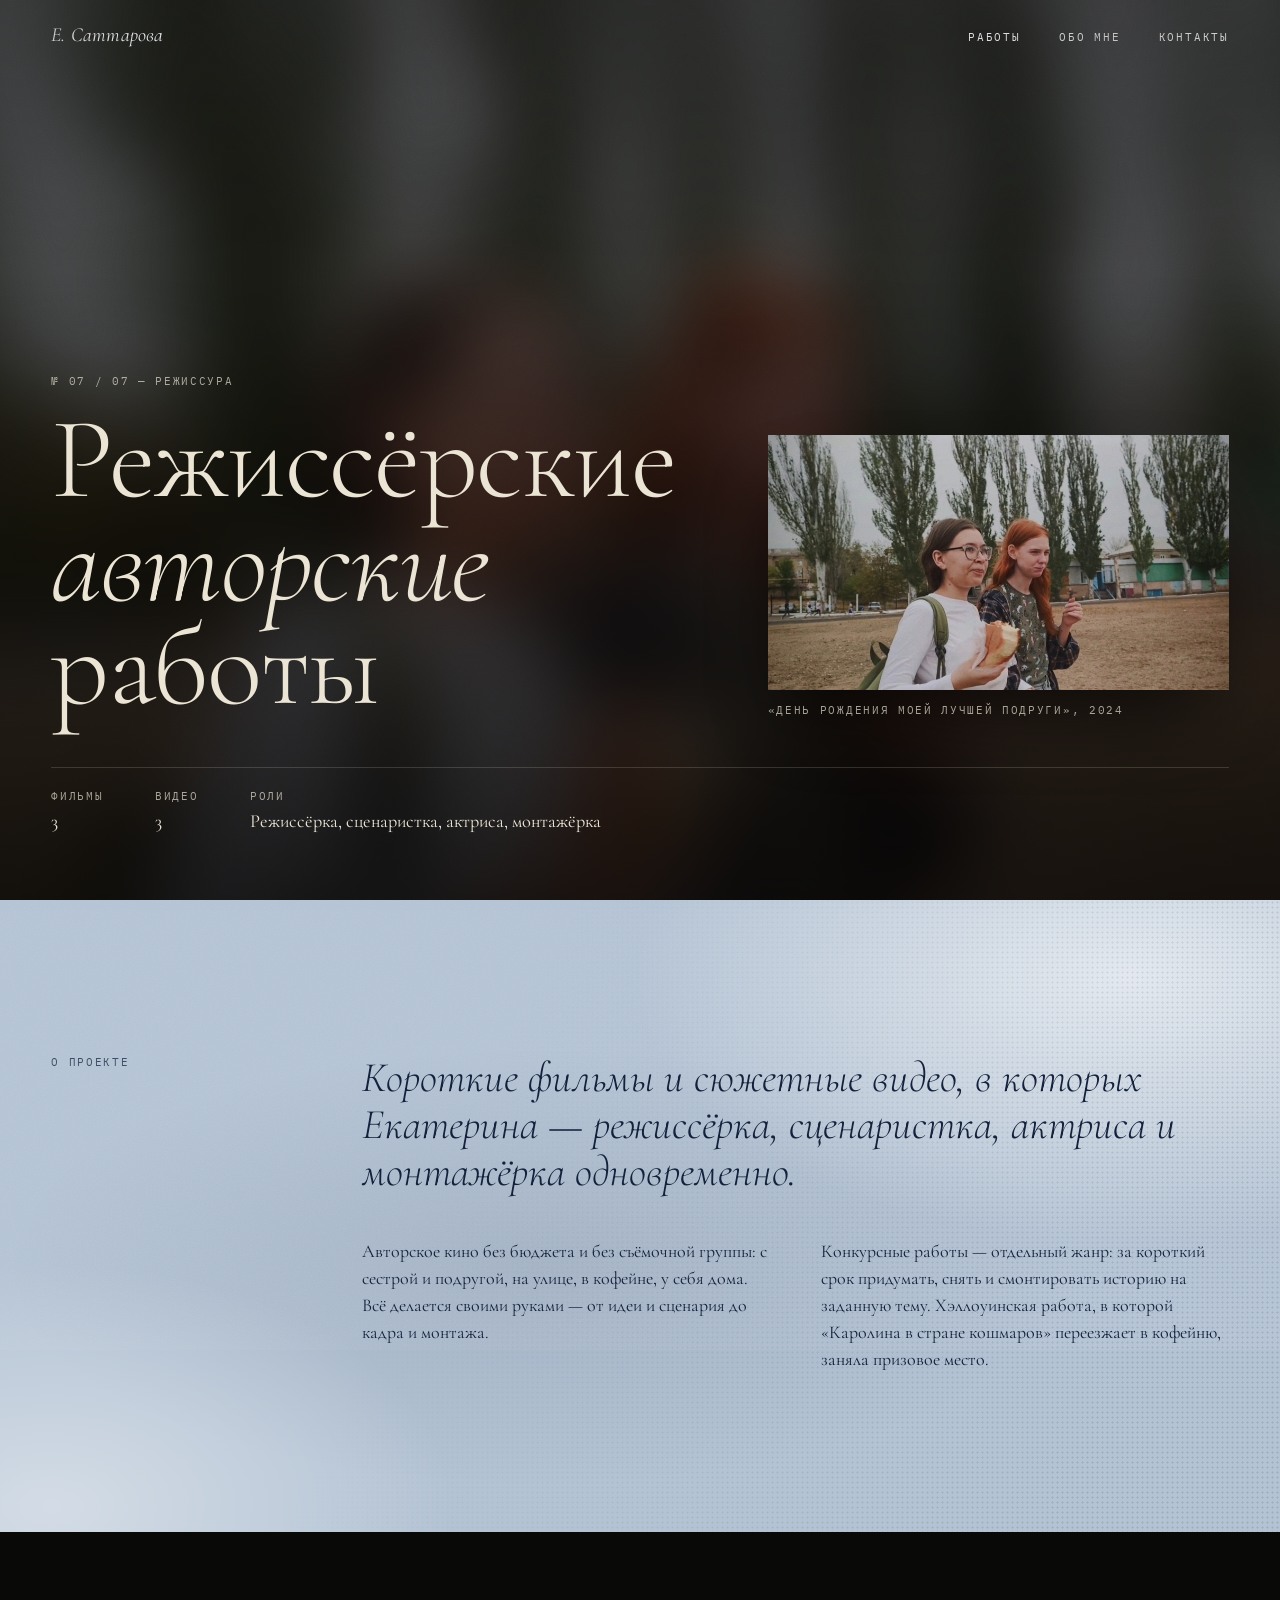
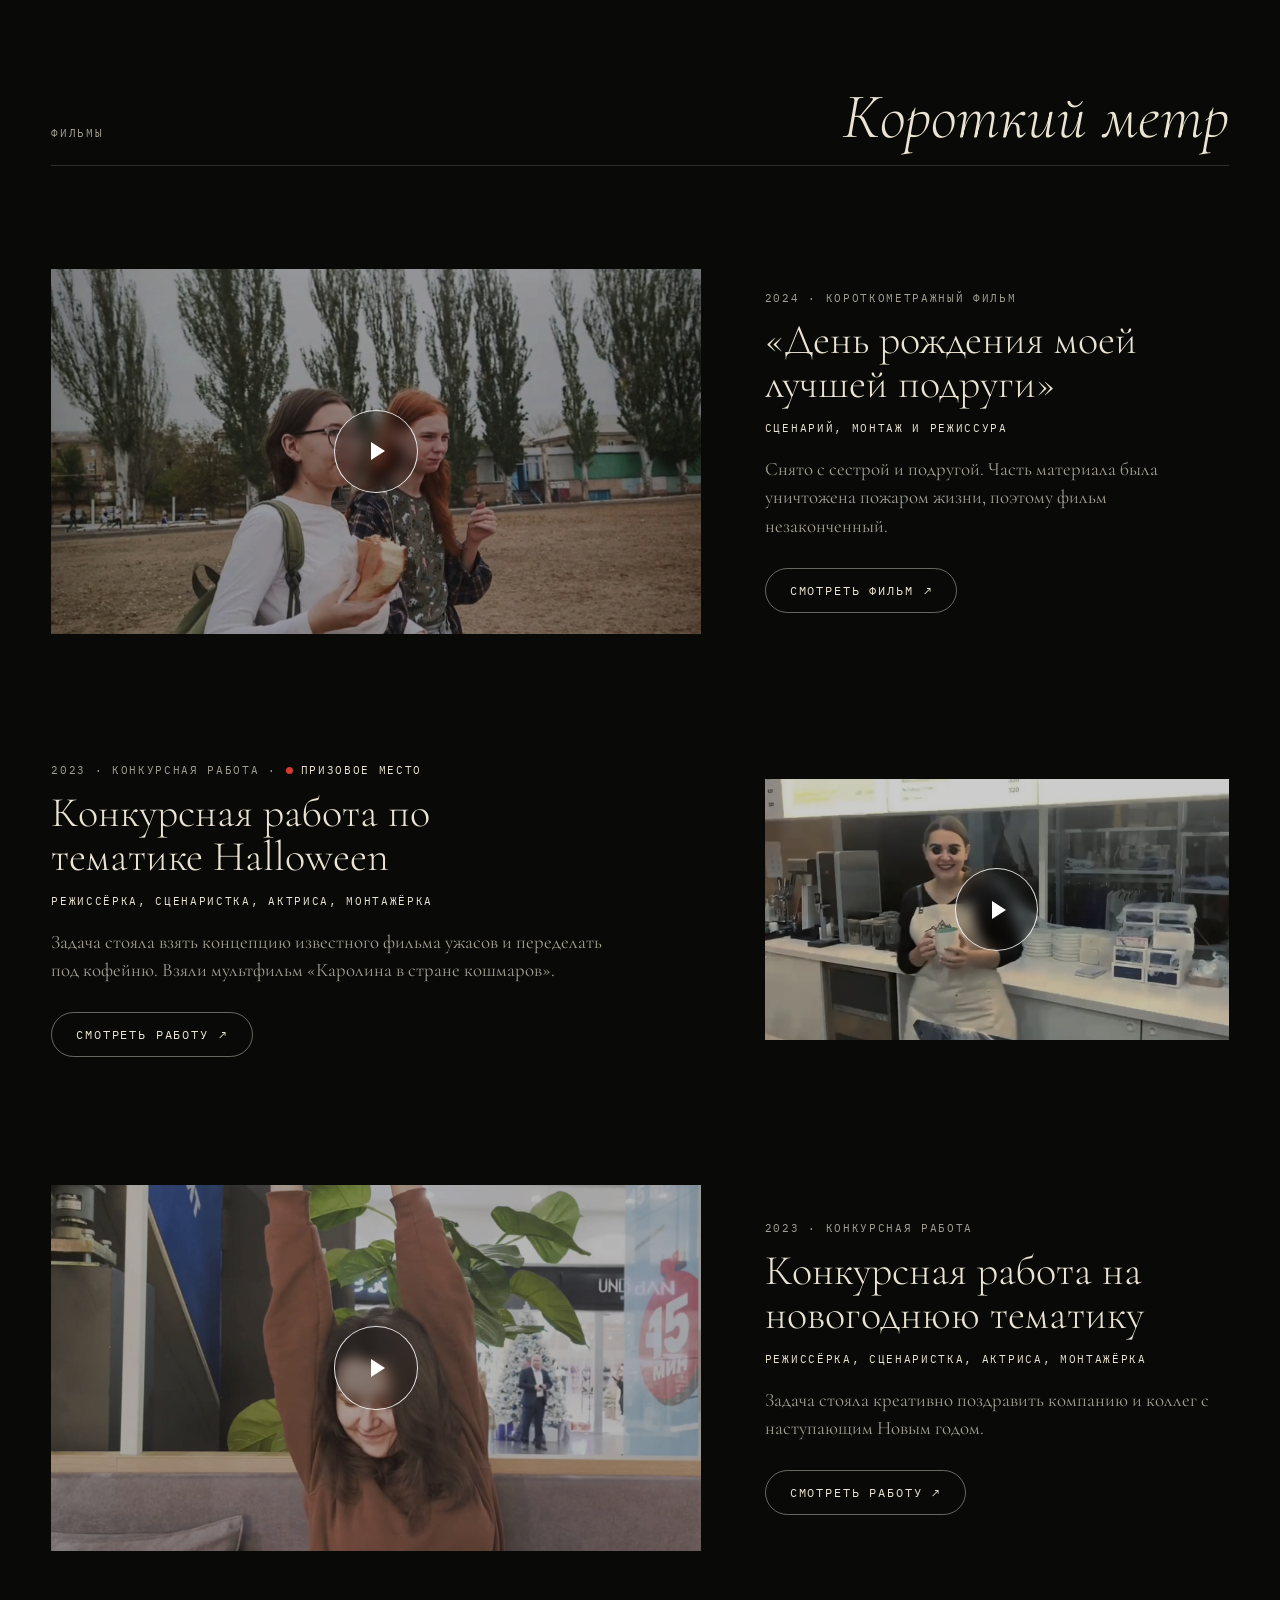
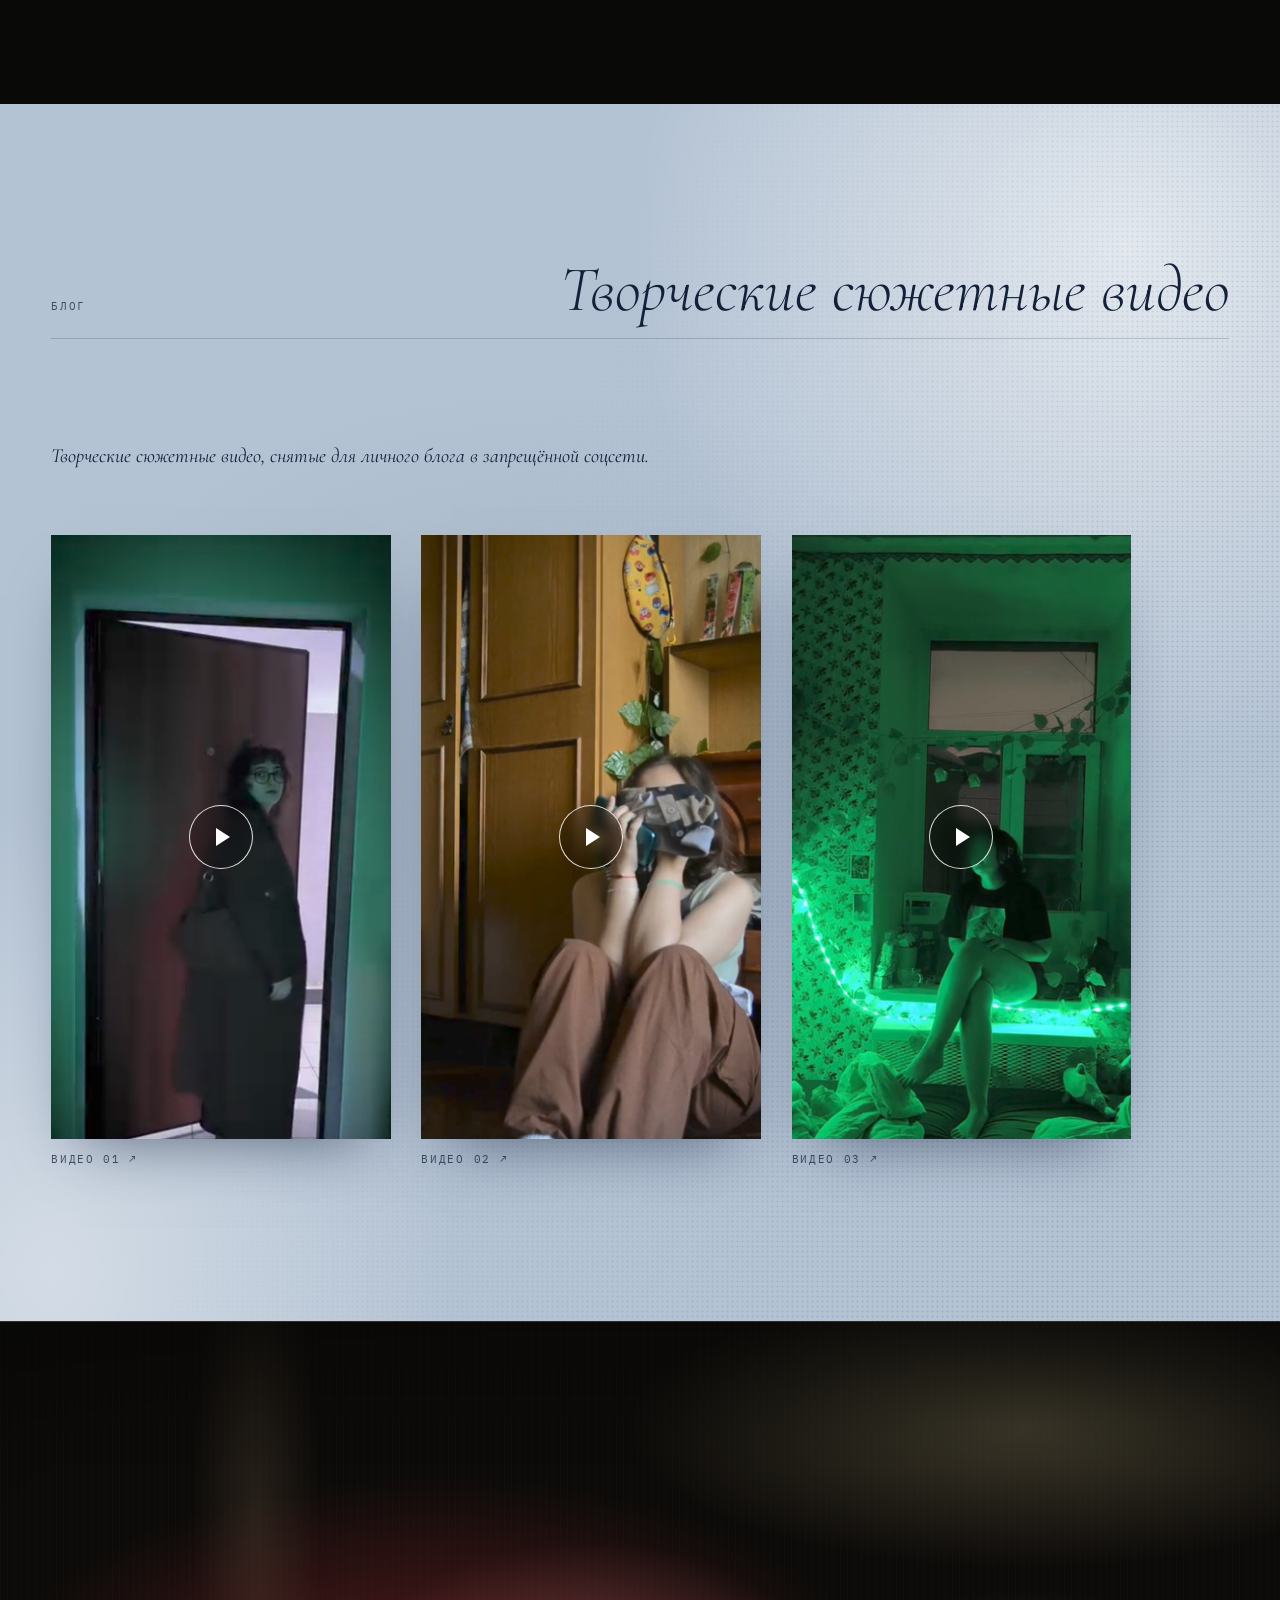
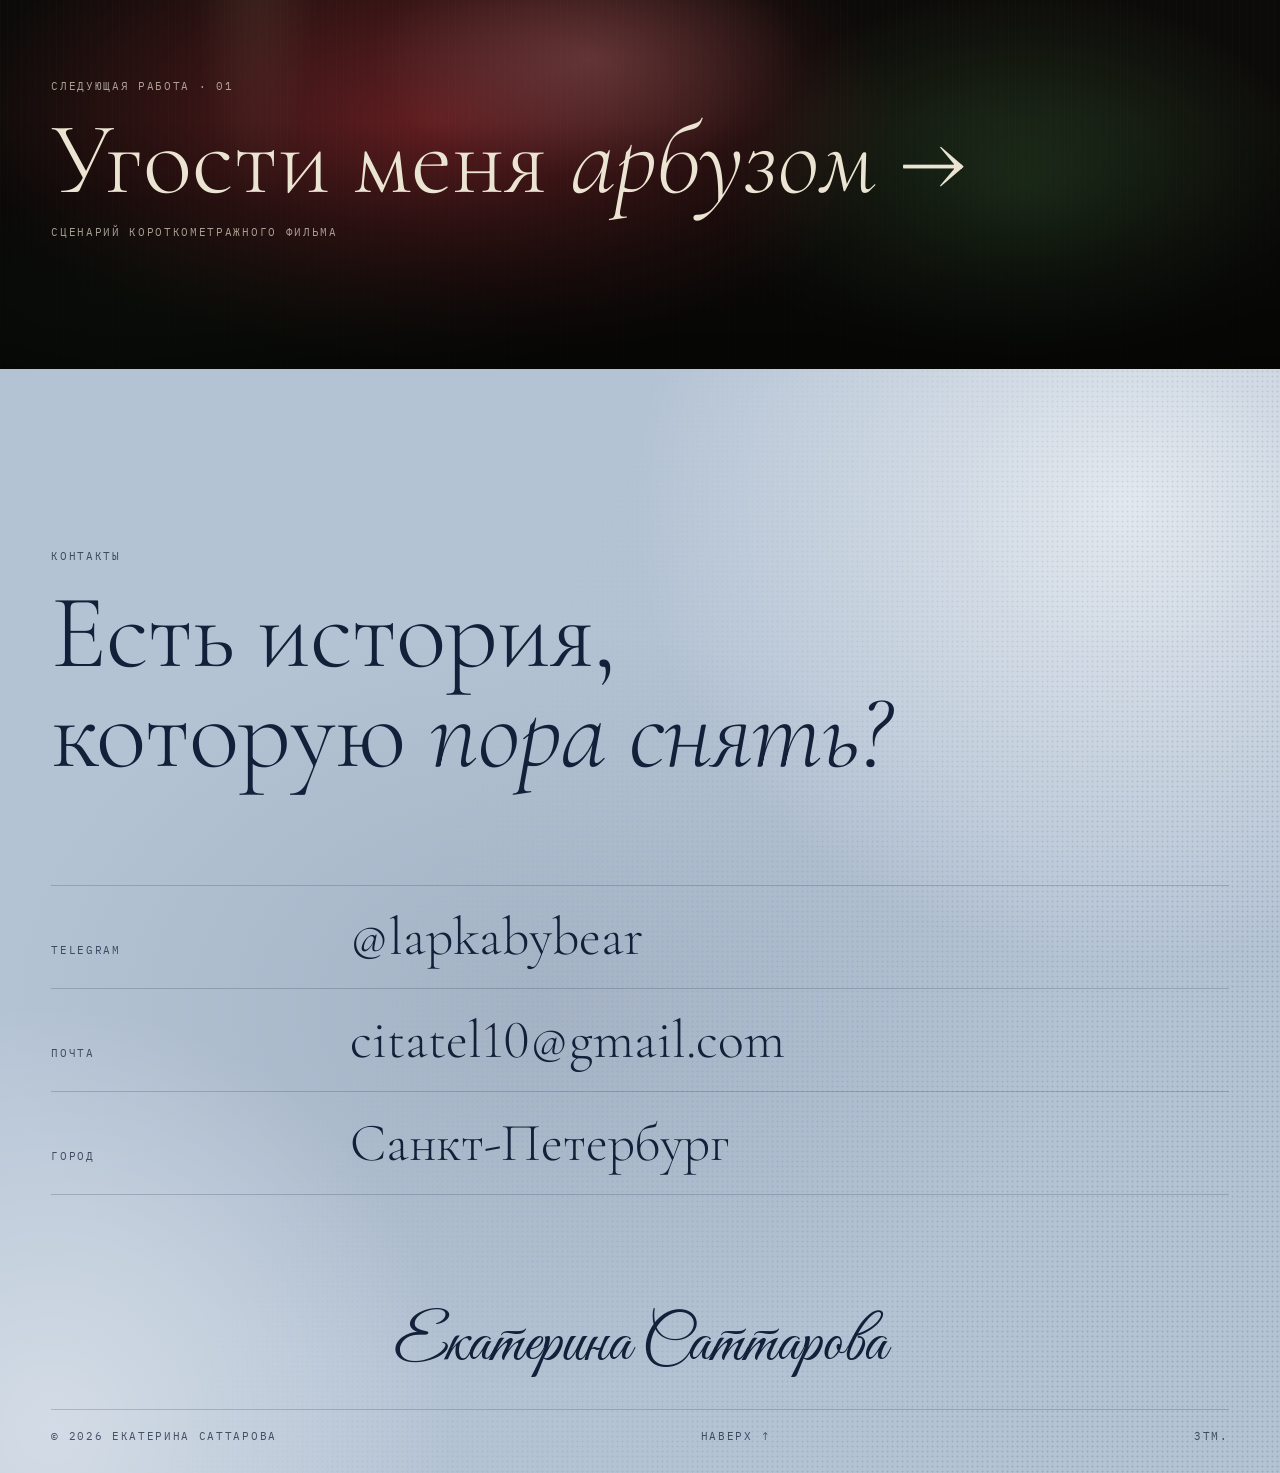
<file: rezhissyorskie-raboty/index.html>
<!doctype html>
<html lang="ru">
<head>
<meta charset="utf-8">
<meta name="viewport" content="width=device-width, initial-scale=1, viewport-fit=cover">
<title>Режиссёрские авторские работы — Екатерина Саттарова</title>
<meta name="description" content="Короткие фильмы и сюжетные видео, в которых Екатерина — режиссёрка, сценаристка, актриса и монтажёрка одновременно.">
<meta name="theme-color" content="#090a08">
<meta property="og:type" content="website">
<meta property="og:locale" content="ru_RU">
<meta property="og:title" content="Режиссёрские авторские работы — Екатерина Саттарова">
<meta property="og:description" content="Короткие фильмы и сюжетные видео, в которых Екатерина — режиссёрка, сценаристка, актриса и монтажёрка одновременно.">
<meta property="og:url" content="https://veronikasattarova619-art.github.io/katya-portfolio/rezhissyorskie-raboty/">
<meta property="og:image" content="https://veronikasattarova619-art.github.io/katya-portfolio/assets/img/og.jpg">
<meta name="twitter:card" content="summary_large_image">
<link rel="icon" href="../favicon.svg" type="image/svg+xml">
<link rel="preconnect" href="https://fonts.googleapis.com">
<link rel="preconnect" href="https://fonts.gstatic.com" crossorigin>
<link rel="stylesheet" href="https://fonts.googleapis.com/css2?family=Cormorant+Garamond:ital,wght@0,300;0,400;0,500;0,600;1,300;1,400;1,500&family=Great+Vibes&family=IBM+Plex+Mono:wght@300;400;500&display=swap">
<link rel="stylesheet" href="../assets/css/style.css">
<script>document.documentElement.classList.add('js')</script>
<script src="../assets/js/main.js" defer></script>
</head>
<body class="page-project page-directing">
<a class="skip" href="#main">К содержанию</a>
<header class="site-header">
  <a class="brand" href="../">Е. Саттарова</a>
  <nav class="nav" aria-label="Основная навигация">
    <a href="../#works">Работы</a>
    <a href="../#about">Обо мне</a>
    <a href="#contacts">Контакты</a>
  </nav>
</header>
<main id="main">
<section class="phero phero--still">
    <div class="phero__bg phero__bg--img" aria-hidden="true"><img src="../assets/img/rezhissyorskie-raboty/den-rozhdeniya-podrugi.jpg" alt="" width="871" height="482"></div>
    <div class="phero__inner">
      <div class="phero__head">
        <p class="kicker" data-reveal>№ 07 / 07 — Режиссура</p>
        <h1 class="phero__title" data-reveal style="--delay:.15s">Режиссёрские <em>авторские</em> работы</h1>
      </div>
      <figure class="phero__still" data-reveal style="--delay:.35s">
        <img src="../assets/img/rezhissyorskie-raboty/den-rozhdeniya-podrugi.jpg" alt="Режиссёрские авторские работы" width="871" height="482">
        <figcaption class="kicker">«День рождения моей лучшей подруги», 2024</figcaption>
      </figure>
      <dl class="phero__meta" data-reveal style="--delay:.3s">
        <div><dt>Фильмы</dt><dd>3</dd></div>
        <div><dt>Видео</dt><dd>3</dd></div>
        <div><dt>Роли</dt><dd>Режиссёрка, сценаристка, актриса, монтажёрка</dd></div>
      </dl>
    </div>
  </section>
  <section class="section light intro">
    <div class="wrap intro__grid">
      <p class="kicker" data-reveal>О проекте</p>
      <div>
        <p class="intro__lead" data-reveal>Короткие фильмы и сюжетные видео, в которых Екатерина — режиссёрка, сценаристка, актриса и монтажёрка одновременно.</p>
        <div class="prose">
          <p data-reveal>Авторское кино без бюджета и без съёмочной группы: с сестрой и подругой, на улице, в кофейне, у себя дома. Всё делается своими руками — от идеи и сценария до кадра и монтажа.</p>
          <p data-reveal>Конкурсные работы — отдельный жанр: за короткий срок придумать, снять и смонтировать историю на заданную тему. Хэллоуинская работа, в которой «Каролина в стране кошмаров» переезжает в кофейню, заняла призовое место.</p>
        </div>
      </div>
    </div>
  </section>
  <section class="section content">
    <div class="wrap">
      <header class="content__head" data-reveal>
        <p class="kicker">Фильмы</p>
        <h2 class="content__title">Короткий метр</h2>
      </header>
      <div class="films">
      <article class="film" data-reveal>
        <a class="film__still" href="https://disk.yandex.ru/i/wgq6FotOV9L92A" target="_blank" rel="noopener" aria-label="Смотреть фильм: «День рождения моей лучшей подруги»">
          <img src="../assets/img/rezhissyorskie-raboty/den-rozhdeniya-podrugi.jpg" alt="" width="871" height="482" loading="lazy" decoding="async">
          <span class="film__play" aria-hidden="true"></span>
        </a>
        <div class="film__info">
          <p class="kicker">2024 · Короткометражный фильм</p>
          <h3 class="film__title">«День рождения моей лучшей подруги»</h3>
          <p class="film__roles kicker">Сценарий, монтаж и режиссура</p>
          <p class="film__text">Снято с сестрой и подругой. Часть материала была уничтожена пожаром жизни, поэтому фильм незаконченный.</p>
          <a class="btn" href="https://disk.yandex.ru/i/wgq6FotOV9L92A" target="_blank" rel="noopener">Смотреть фильм <span aria-hidden="true">↗</span></a>
        </div>
      </article>
      <article class="film" data-reveal>
        <a class="film__still" href="https://disk.yandex.ru/i/Ay0VVtmx-I4K3A" target="_blank" rel="noopener" aria-label="Смотреть работу: Конкурсная работа по тематике Halloween">
          <img src="../assets/img/rezhissyorskie-raboty/halloween-2023.jpg" alt="" width="873" height="491" loading="lazy" decoding="async">
          <span class="film__play" aria-hidden="true"></span>
        </a>
        <div class="film__info">
          <p class="kicker">2023 · Конкурсная работа · <span class="badge">Призовое место</span></p>
          <h3 class="film__title">Конкурсная работа по тематике Halloween</h3>
          <p class="film__roles kicker">Режиссёрка, сценаристка, актриса, монтажёрка</p>
          <p class="film__text">Задача стояла взять концепцию известного фильма ужасов и переделать под кофейню. Взяли мультфильм «Каролина в стране кошмаров».</p>
          <a class="btn" href="https://disk.yandex.ru/i/Ay0VVtmx-I4K3A" target="_blank" rel="noopener">Смотреть работу <span aria-hidden="true">↗</span></a>
        </div>
      </article>
      <article class="film" data-reveal>
        <a class="film__still" href="https://disk.yandex.ru/i/Blk8MV5XjJp_xg" target="_blank" rel="noopener" aria-label="Смотреть работу: Конкурсная работа на новогоднюю тематику">
          <img src="../assets/img/rezhissyorskie-raboty/new-year-2023.jpg" alt="" width="882" height="494" loading="lazy" decoding="async">
          <span class="film__play" aria-hidden="true"></span>
        </a>
        <div class="film__info">
          <p class="kicker">2023 · Конкурсная работа</p>
          <h3 class="film__title">Конкурсная работа на новогоднюю тематику</h3>
          <p class="film__roles kicker">Режиссёрка, сценаристка, актриса, монтажёрка</p>
          <p class="film__text">Задача стояла креативно поздравить компанию и коллег с наступающим Новым годом.</p>
          <a class="btn" href="https://disk.yandex.ru/i/Blk8MV5XjJp_xg" target="_blank" rel="noopener">Смотреть работу <span aria-hidden="true">↗</span></a>
        </div>
      </article>
      </div>
    </div>
  </section>
  <section class="section light reels-sec">
    <div class="wrap">
      <header class="content__head" data-reveal>
        <p class="kicker">Блог</p>
        <h2 class="content__title">Творческие сюжетные видео</h2>
      </header>
      <p class="reels__note" data-reveal>Творческие сюжетные видео, снятые для личного блога в запрещённой соцсети.</p>
      <ul class="reels">
        <li class="reel" data-reveal style="--delay:0s">
          <a href="https://www.instagram.com/reel/DV_yzO2iBJW/?igsh=cHh3MWV1aW9ucmh2" target="_blank" rel="noopener">
            <span class="reel__frame"><img src="../assets/img/rezhissyorskie-raboty/blog-video-1.jpg" alt="Кадр из видео 1" width="388" height="635" loading="lazy" decoding="async"><span class="film__play" aria-hidden="true"></span></span>
            <span class="kicker reel__cap">Видео 01 <span aria-hidden="true">↗</span></span>
          </a>
        </li>
        <li class="reel" data-reveal style="--delay:0.12s">
          <a href="https://www.instagram.com/reel/Cwc4iDyMGCN/?igsh=bTNnOThieDR4azI0" target="_blank" rel="noopener">
            <span class="reel__frame"><img src="../assets/img/rezhissyorskie-raboty/blog-video-2.jpg" alt="Кадр из видео 2" width="396" height="626" loading="lazy" decoding="async"><span class="film__play" aria-hidden="true"></span></span>
            <span class="kicker reel__cap">Видео 02 <span aria-hidden="true">↗</span></span>
          </a>
        </li>
        <li class="reel" data-reveal style="--delay:0.24s">
          <a href="https://www.instagram.com/reel/C1vHkyasrTH/?igsh=a282cjFneG1mM3Ey" target="_blank" rel="noopener">
            <span class="reel__frame"><img src="../assets/img/rezhissyorskie-raboty/blog-video-3.jpg" alt="Кадр из видео 3" width="400" height="611" loading="lazy" decoding="async"><span class="film__play" aria-hidden="true"></span></span>
            <span class="kicker reel__cap">Видео 03 <span aria-hidden="true">↗</span></span>
          </a>
        </li>
      </ul>
    </div>
  </section>
  <a class="next" href="../ugosti-menya-arbuzom/">
    <div class="aura aura--arbuz next__bg" aria-hidden="true"><i></i><i></i><i></i><i></i><i></i><i></i></div>
    <span class="kicker">Следующая работа · 01</span>
    <span class="next__title">Угости меня <em>арбузом</em> <span class="next__arrow" aria-hidden="true">→</span></span>
    <span class="kicker next__cat">Сценарий короткометражного фильма</span>
  </a>
</main>
<footer class="footer light" id="contacts">
  <div class="wrap">
    <p class="kicker" data-reveal>Контакты</p>
    <h2 class="footer__title" data-reveal>Есть история, <br>которую <em>пора снять?</em></h2>
    <ul class="contacts">
      <li data-reveal><span class="kicker">Telegram</span><a href="https://t.me/lapkabybear" target="_blank" rel="noopener">@lapkabybear</a></li>
      <li data-reveal><span class="kicker">Почта</span><a href="mailto:citatel10@gmail.com">citatel10@gmail.com</a></li>
      <li data-reveal><span class="kicker">Город</span><span class="contacts__value">Санкт-Петербург</span></li>
    </ul>
    <p class="footer__sign" data-reveal>Екатерина Саттарова</p>
    <div class="footer__bottom kicker">
      <span>© 2026 Екатерина Саттарова</span>
      <a href="#main" class="footer__top">Наверх ↑</a>
      <span title="Затемнение — так в сценарии заканчивается сцена">ЗТМ.</span>
    </div>
  </div>
</footer>
<div class="curtain" aria-hidden="true"></div>
</body>
</html>
</file>
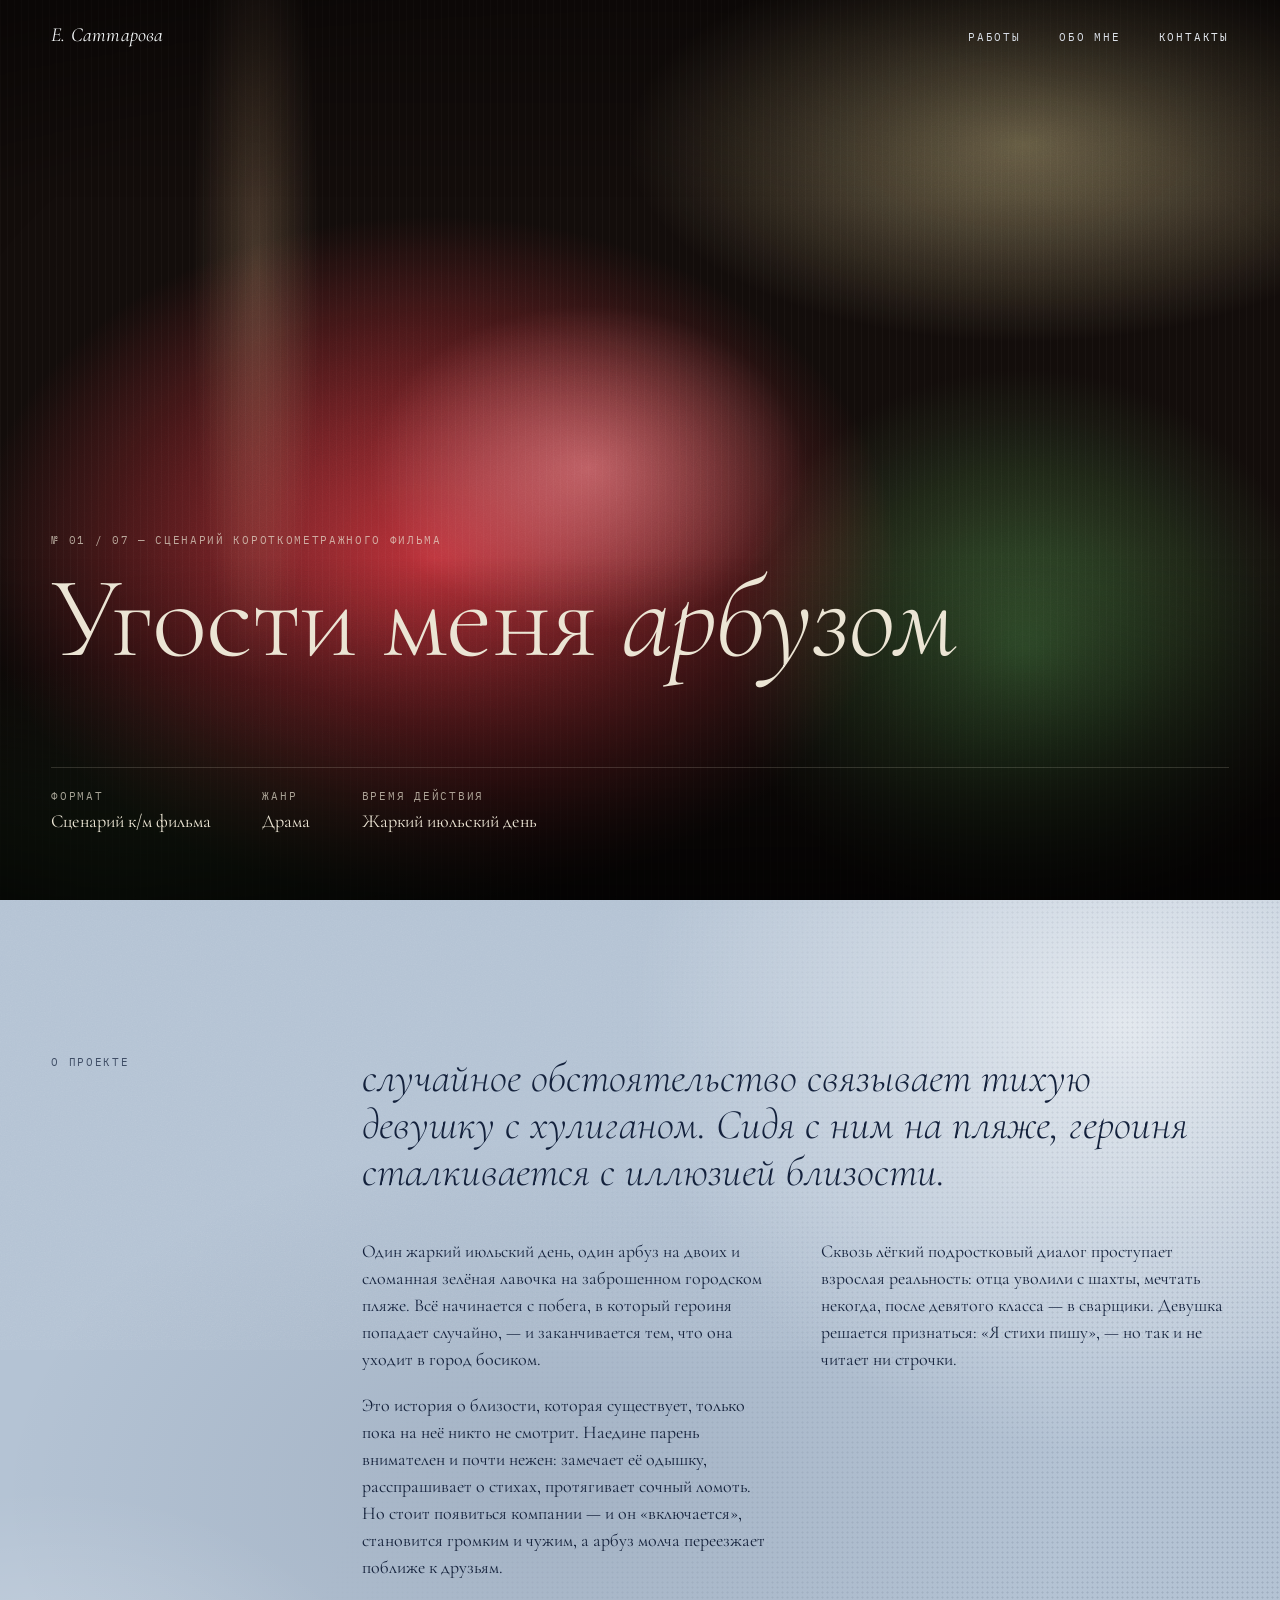
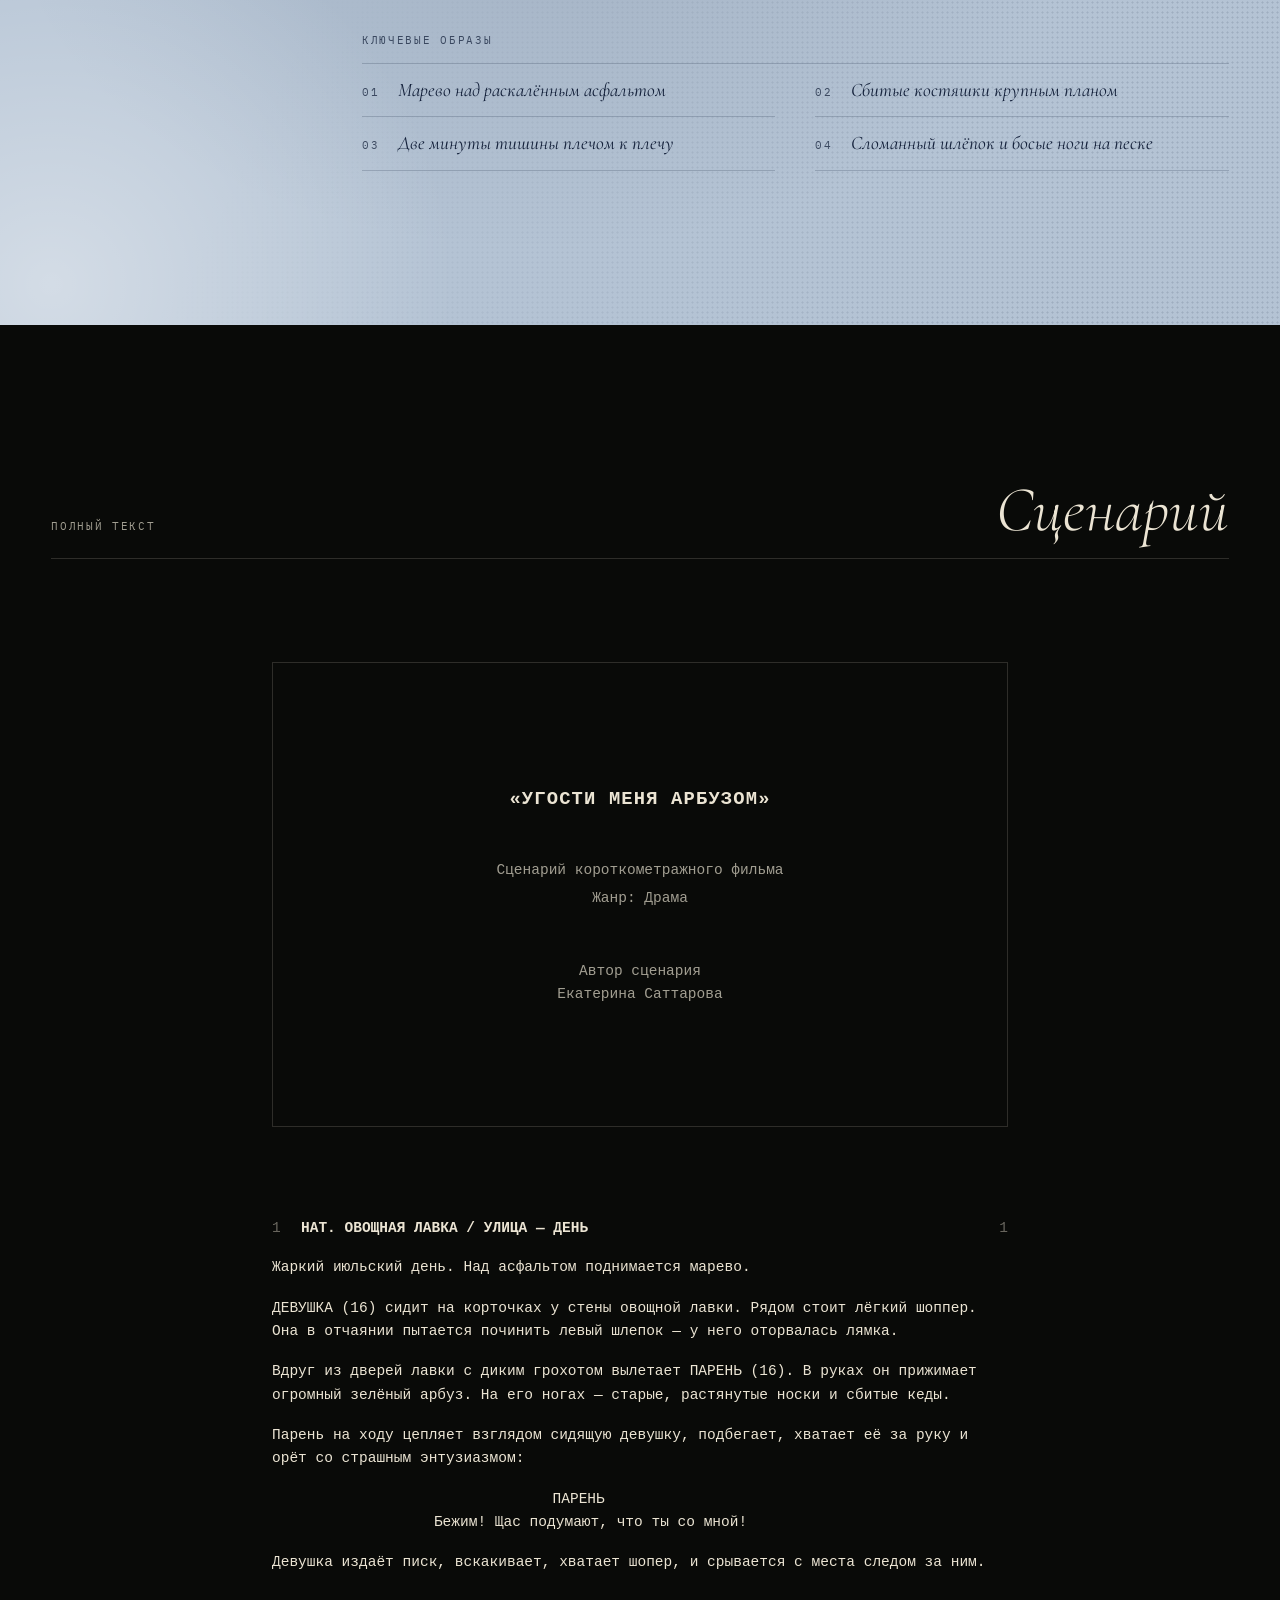
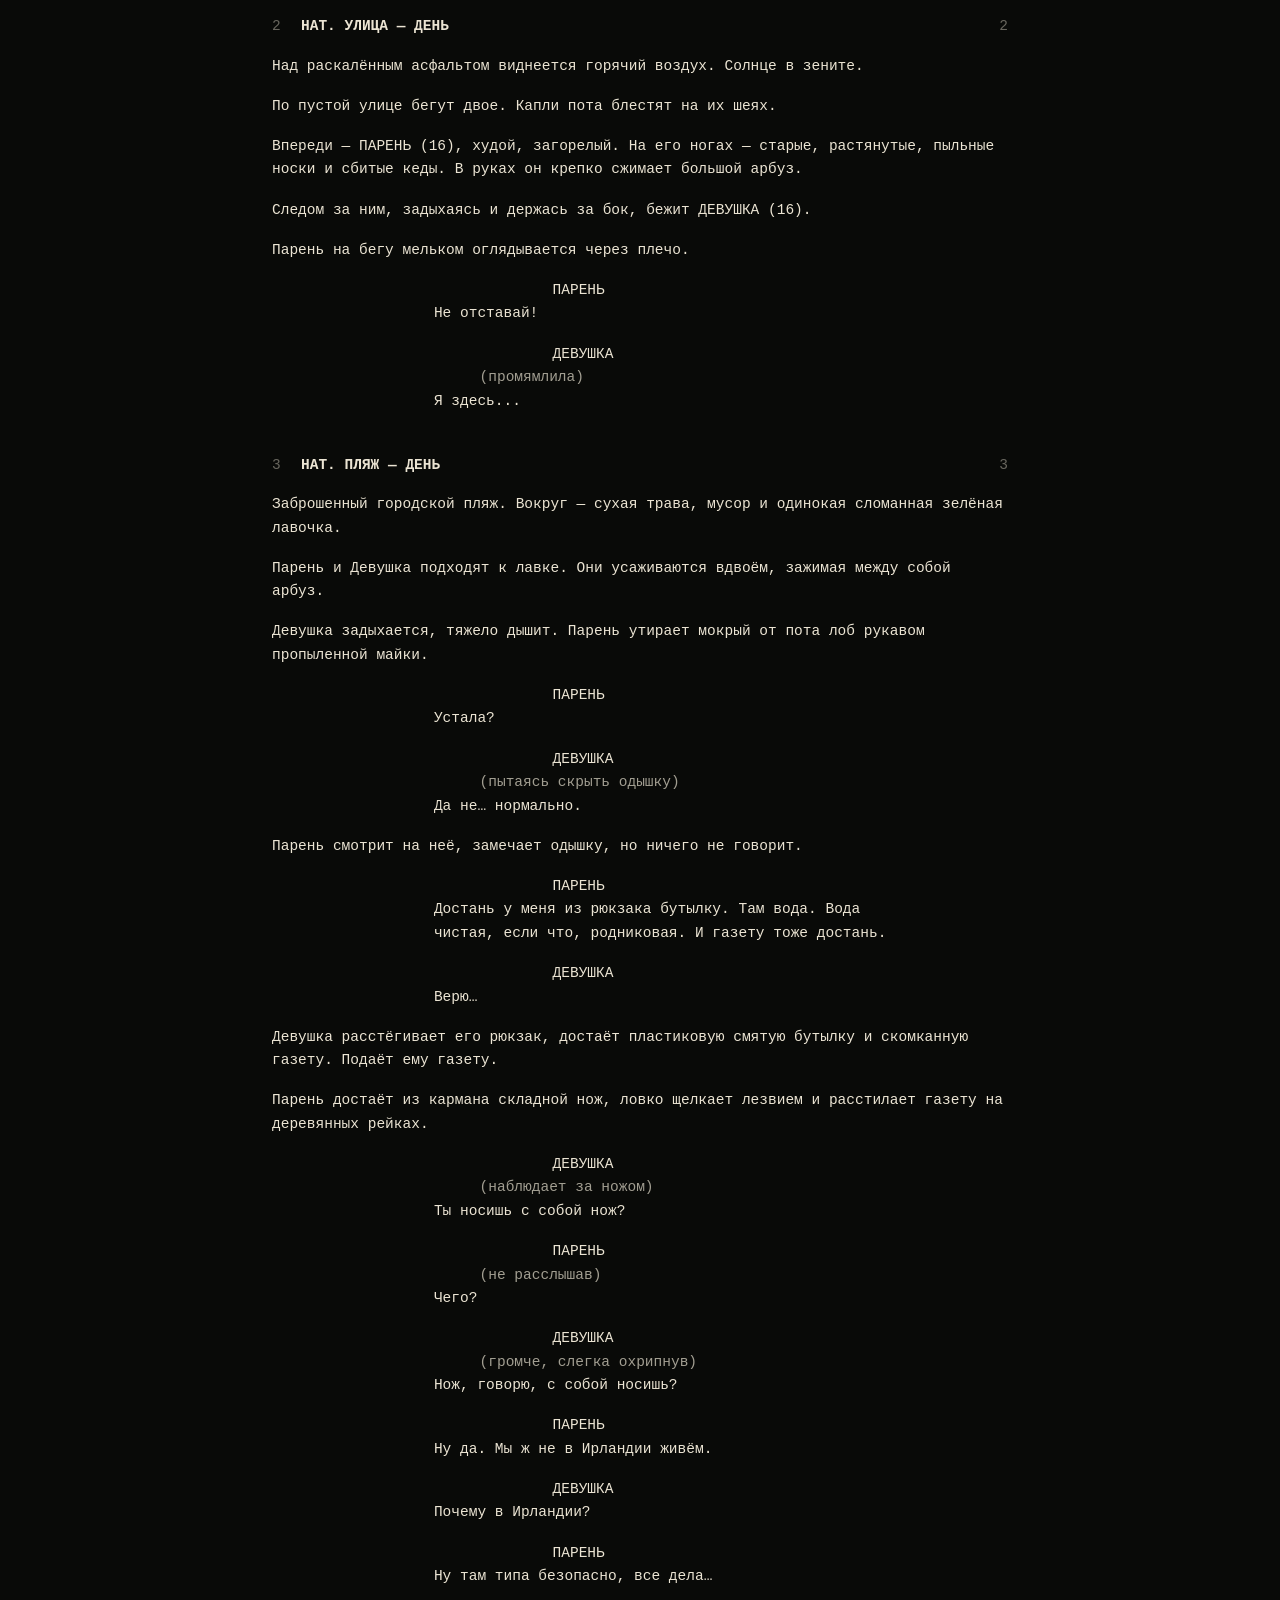
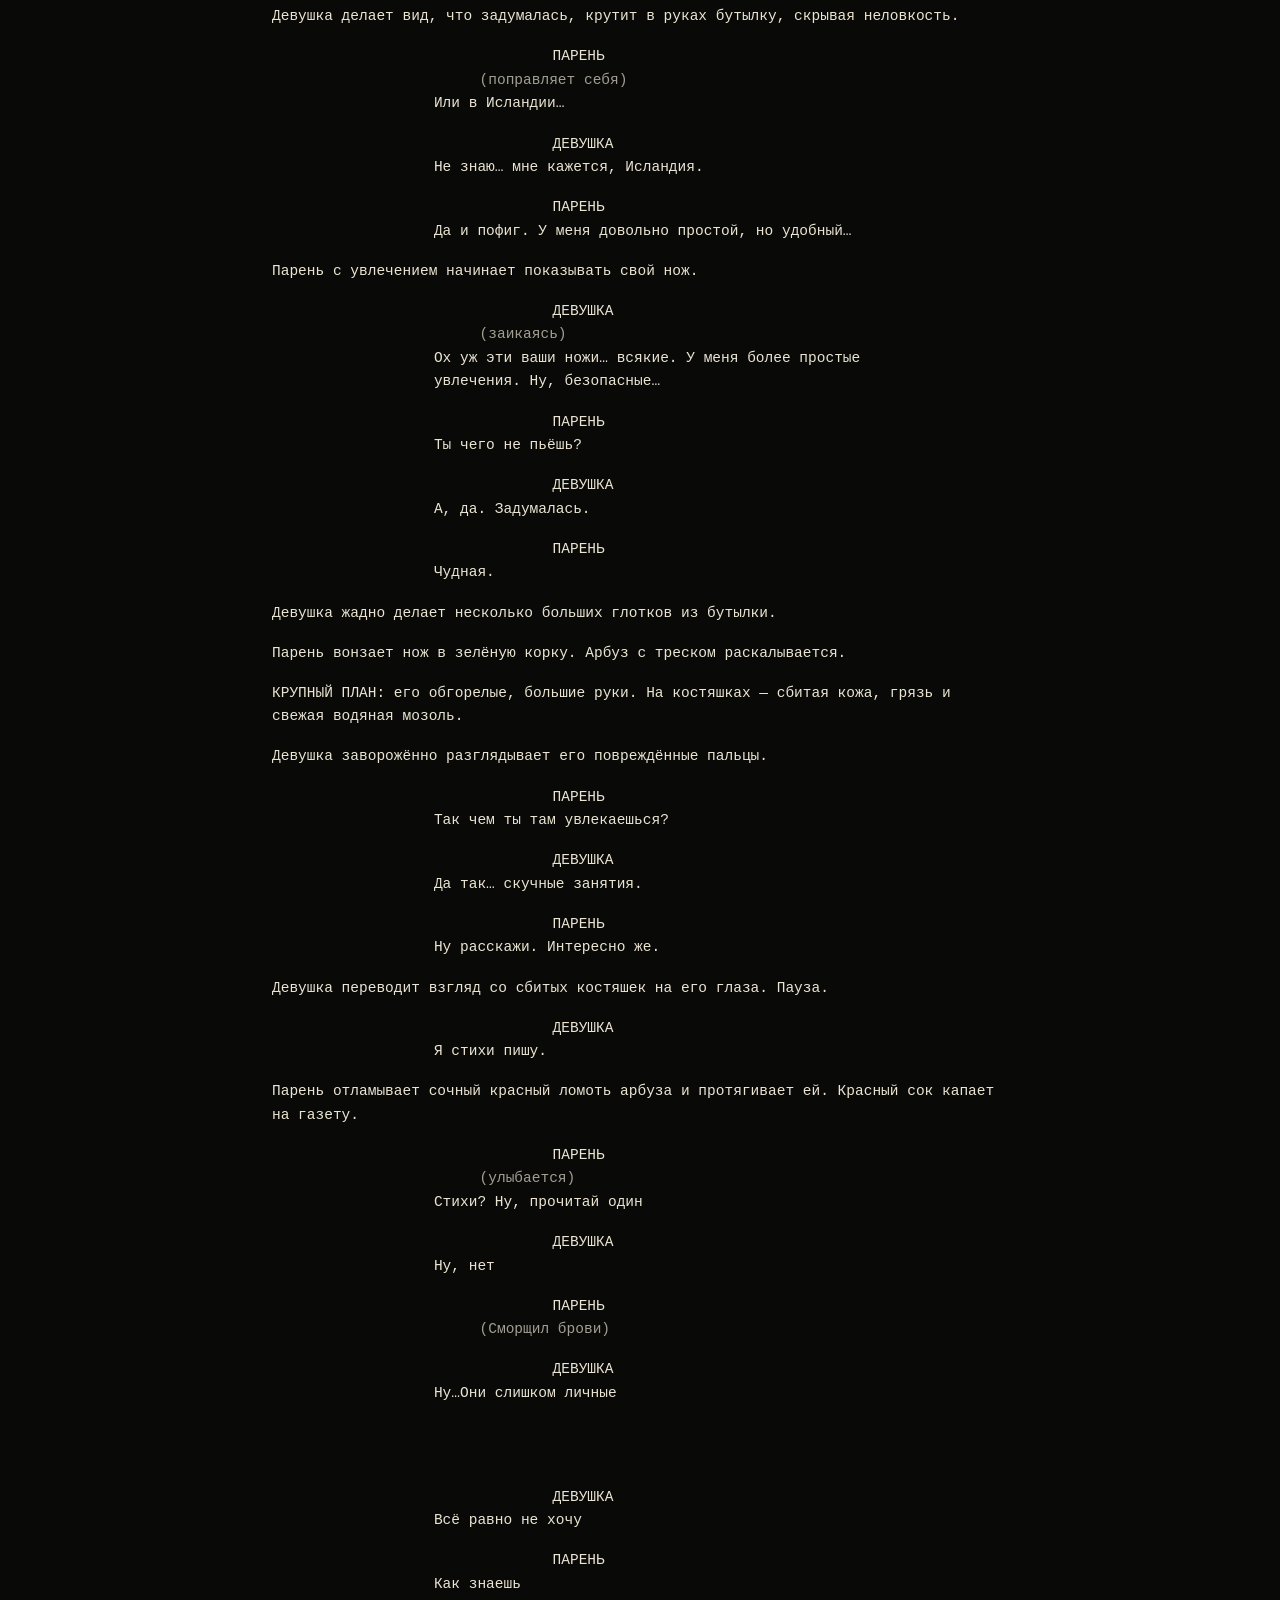
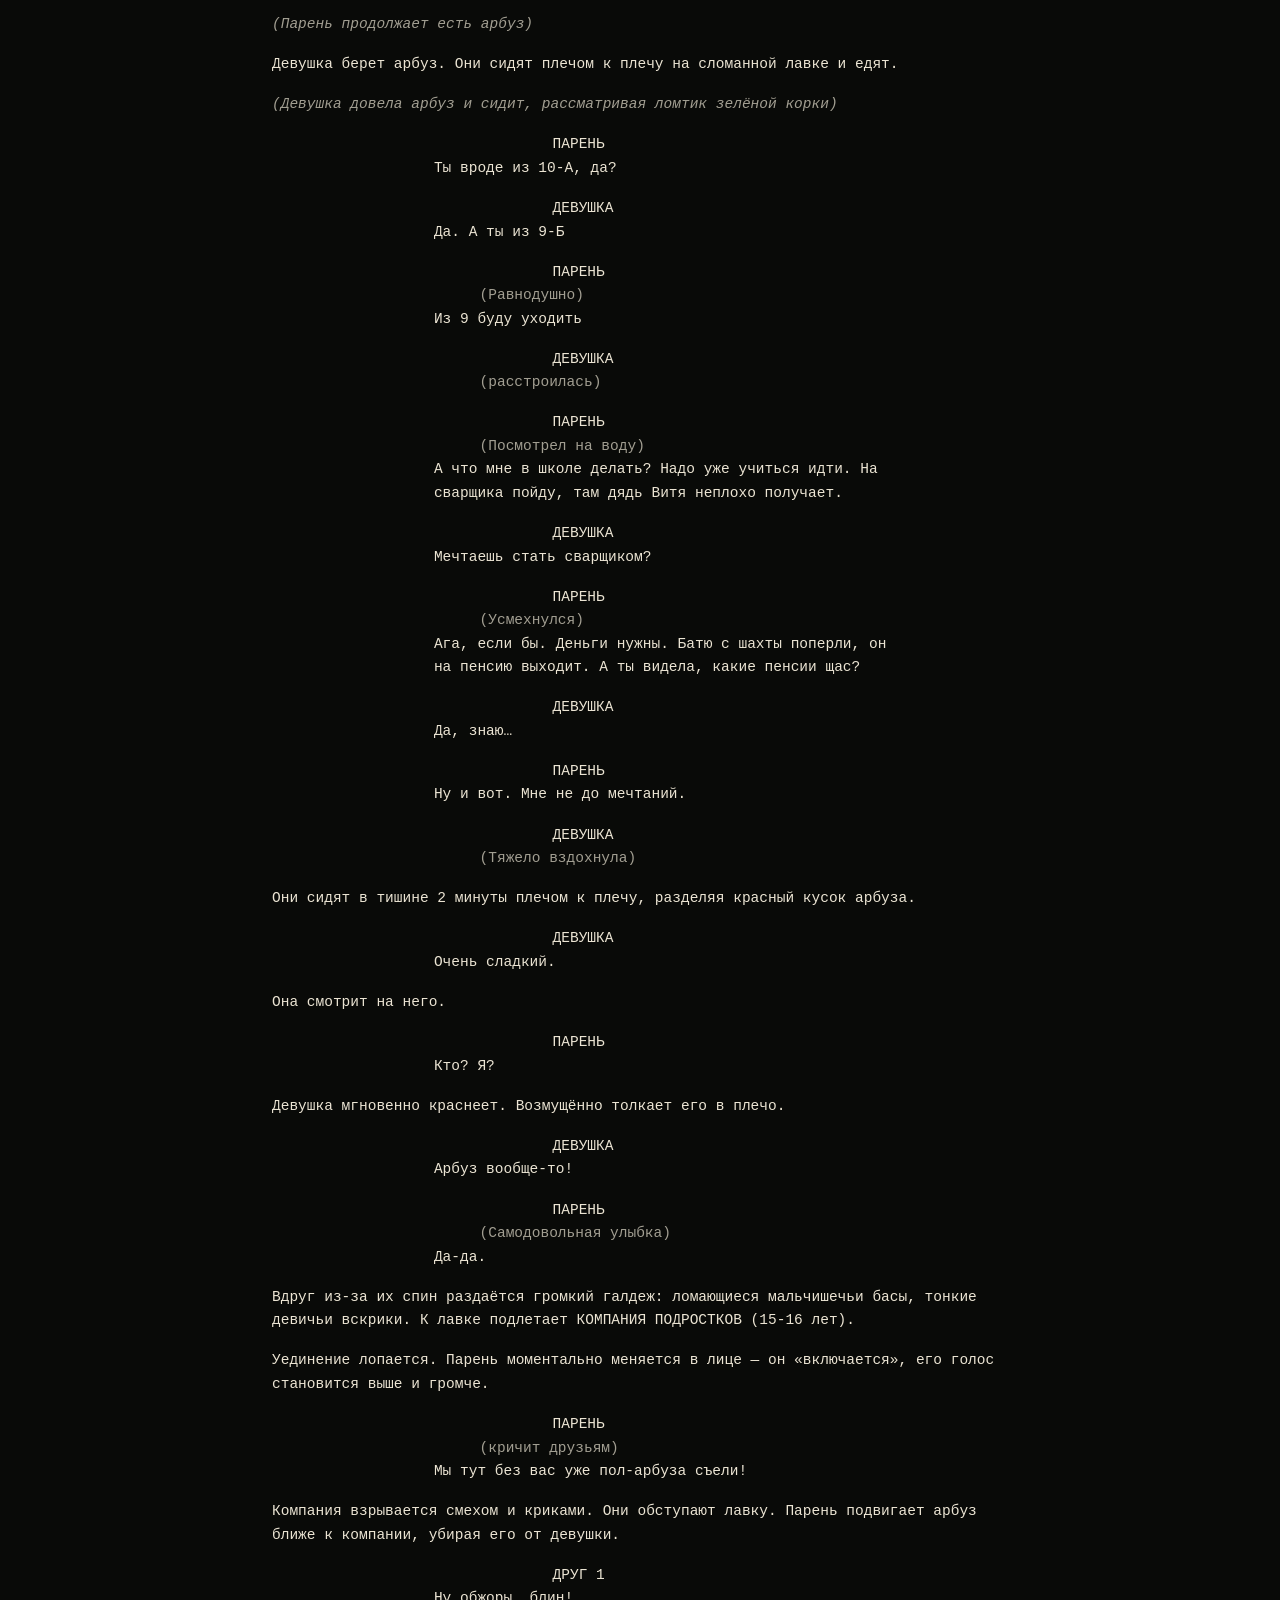
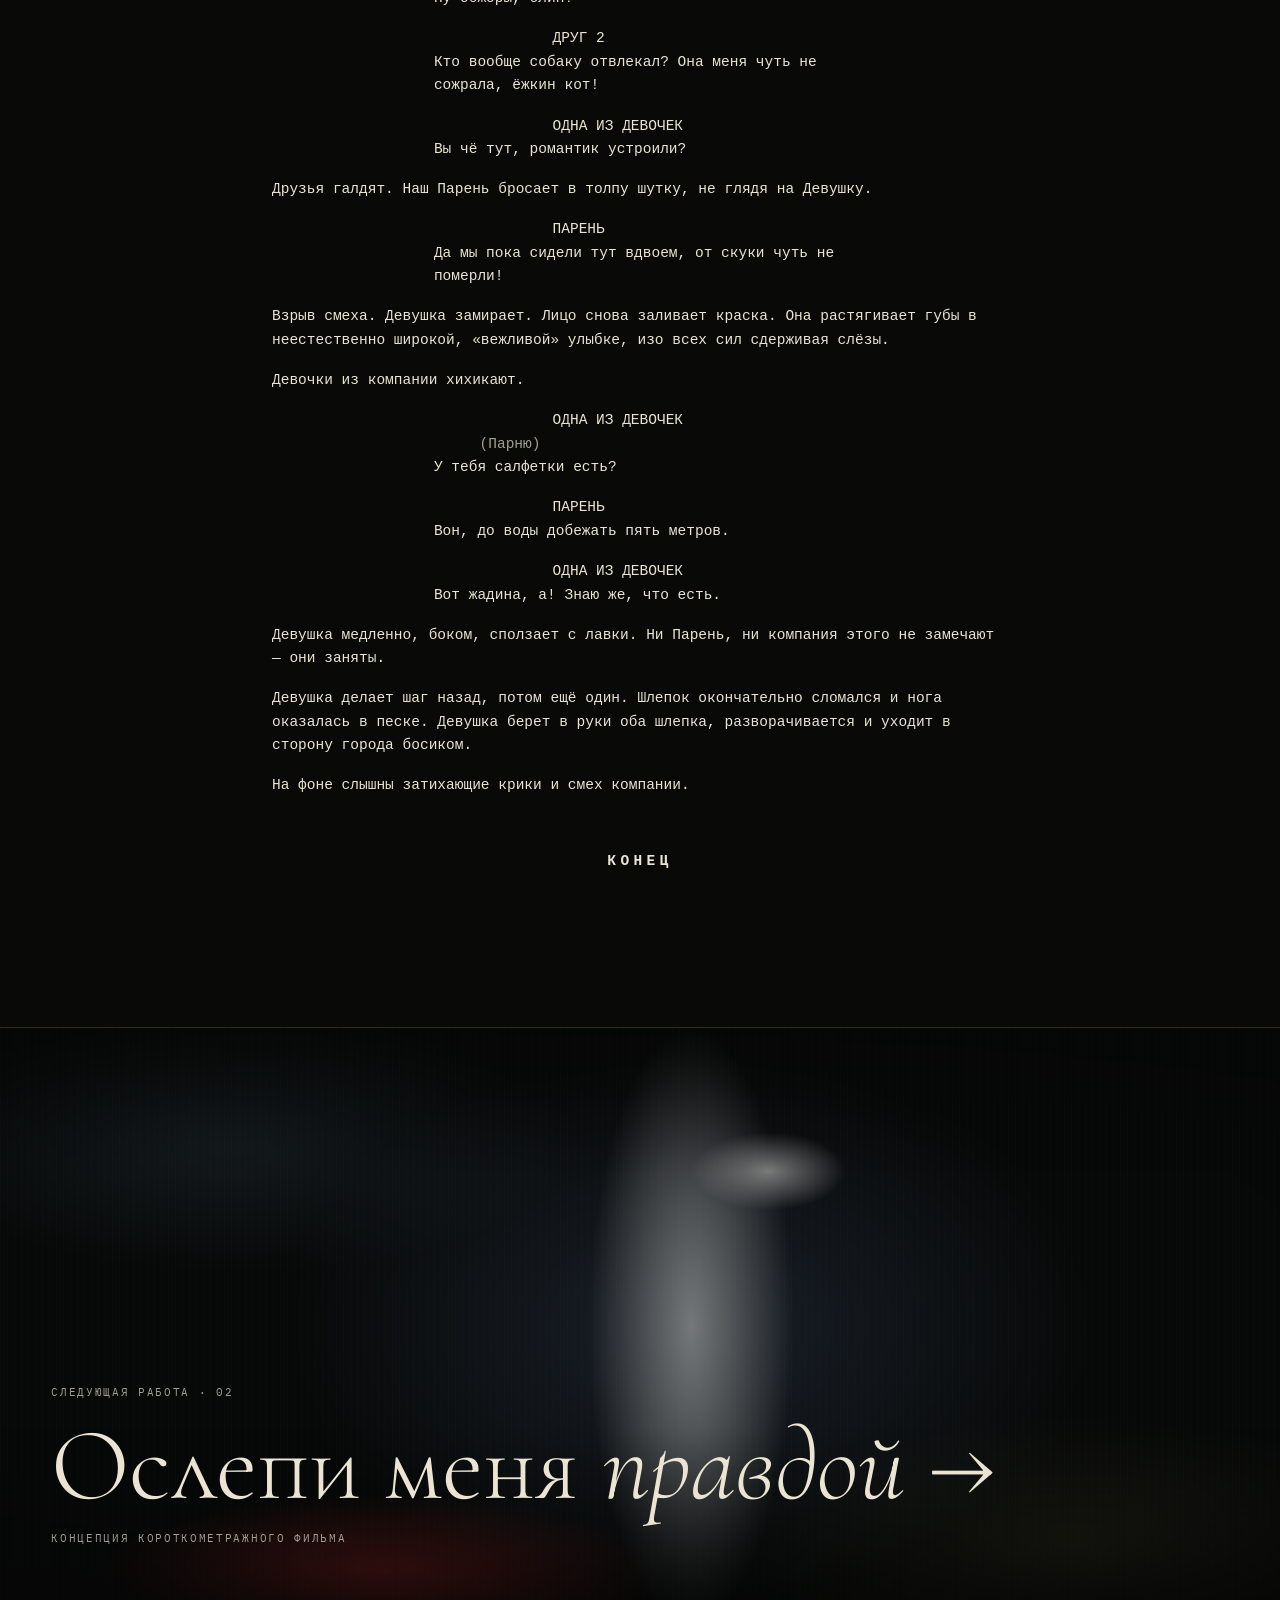
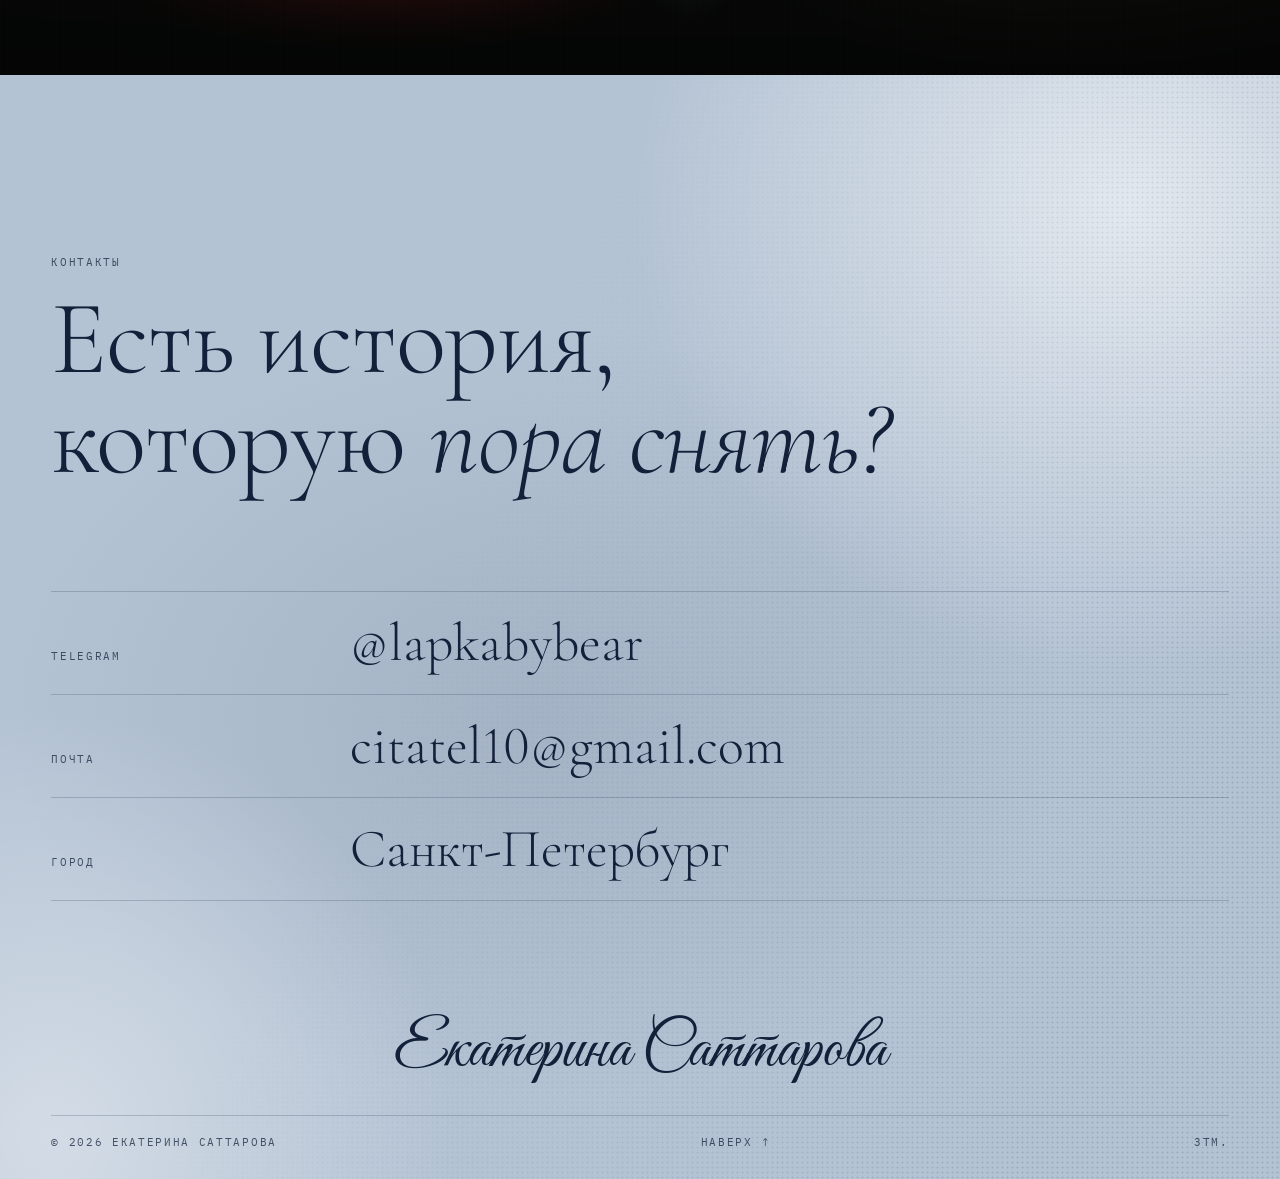
<file: ugosti-menya-arbuzom/index.html>
<!doctype html>
<html lang="ru">
<head>
<meta charset="utf-8">
<meta name="viewport" content="width=device-width, initial-scale=1, viewport-fit=cover">
<title>Угости меня арбузом — Екатерина Саттарова</title>
<meta name="description" content="случайное обстоятельство связывает тихую девушку с хулиганом. Сидя с ним на пляже, героиня сталкивается с иллюзией близости.">
<meta name="theme-color" content="#090a08">
<meta property="og:type" content="website">
<meta property="og:locale" content="ru_RU">
<meta property="og:title" content="Угости меня арбузом — Екатерина Саттарова">
<meta property="og:description" content="случайное обстоятельство связывает тихую девушку с хулиганом. Сидя с ним на пляже, героиня сталкивается с иллюзией близости.">
<meta property="og:url" content="https://veronikasattarova619-art.github.io/katya-portfolio/ugosti-menya-arbuzom/">
<meta property="og:image" content="https://veronikasattarova619-art.github.io/katya-portfolio/assets/img/og.jpg">
<meta name="twitter:card" content="summary_large_image">
<link rel="icon" href="../favicon.svg" type="image/svg+xml">
<link rel="preconnect" href="https://fonts.googleapis.com">
<link rel="preconnect" href="https://fonts.gstatic.com" crossorigin>
<link rel="stylesheet" href="https://fonts.googleapis.com/css2?family=Cormorant+Garamond:ital,wght@0,300;0,400;0,500;0,600;1,300;1,400;1,500&family=Great+Vibes&family=IBM+Plex+Mono:wght@300;400;500&display=swap">
<link rel="stylesheet" href="../assets/css/style.css">
<script>document.documentElement.classList.add('js')</script>
<script src="../assets/js/main.js" defer></script>
</head>
<body class="page-project page-screenplay">
<a class="skip" href="#main">К содержанию</a>
<header class="site-header">
  <a class="brand" href="../">Е. Саттарова</a>
  <nav class="nav" aria-label="Основная навигация">
    <a href="../#works">Работы</a>
    <a href="../#about">Обо мне</a>
    <a href="#contacts">Контакты</a>
  </nav>
</header>
<main id="main">
<section class="phero">
    <div class="aura aura--arbuz phero__bg" aria-hidden="true"><i></i><i></i><i></i><i></i><i></i><i></i></div>
    <div class="phero__inner">
      <div class="phero__head">
        <p class="kicker" data-reveal>№ 01 / 07 — Сценарий короткометражного фильма</p>
        <h1 class="phero__title" data-reveal style="--delay:.15s">Угости меня <em>арбузом</em></h1>
      </div>
      <dl class="phero__meta" data-reveal style="--delay:.3s">
        <div><dt>Формат</dt><dd>Сценарий к/м фильма</dd></div>
        <div><dt>Жанр</dt><dd>Драма</dd></div>
        <div><dt>Время действия</dt><dd>Жаркий июльский день</dd></div>
      </dl>
    </div>
  </section>
  <section class="section light intro">
    <div class="wrap intro__grid">
      <p class="kicker" data-reveal>О проекте</p>
      <div>
        <p class="intro__lead" data-reveal>случайное обстоятельство связывает тихую девушку с хулиганом. Сидя с ним на пляже, героиня сталкивается с иллюзией близости.</p>
        <div class="prose">
          <p data-reveal>Один жаркий июльский день, один арбуз на двоих и сломанная зелёная лавочка на заброшенном городском пляже. Всё начинается с побега, в который героиня попадает случайно, — и заканчивается тем, что она уходит в город босиком.</p>
          <p data-reveal>Это история о близости, которая существует, только пока на неё никто не смотрит. Наедине парень внимателен и почти нежен: замечает её одышку, расспрашивает о стихах, протягивает сочный ломоть. Но стоит появиться компании — и он «включается», становится громким и чужим, а арбуз молча переезжает поближе к друзьям.</p>
          <p data-reveal>Сквозь лёгкий подростковый диалог проступает взрослая реальность: отца уволили с шахты, мечтать некогда, после девятого класса — в сварщики. Девушка решается признаться: «Я стихи пишу», — но так и не читает ни строчки.</p>
        </div>
        <div class="motifs" data-reveal>
          <p class="kicker">Ключевые образы</p>
          <ol><li>Марево над раскалённым асфальтом</li><li>Сбитые костяшки крупным планом</li><li>Две минуты тишины плечом к плечу</li><li>Сломанный шлёпок и босые ноги на песке</li></ol>
        </div>
      </div>
    </div>
  </section>
  <section class="section content">
    <div class="wrap">
      <header class="content__head" data-reveal>
        <p class="kicker">Полный текст</p>
        <h2 class="content__title">Сценарий</h2>
      </header>
      <article class="sp">
        <div class="sp-title" data-reveal>
          <p class="sp-title__name">«Угости меня арбузом»</p>
          <p>Сценарий короткометражного фильма</p>
          <p>Жанр: Драма</p>
          <p class="sp-title__author">Автор сценария<br>Екатерина Саттарова</p>
        </div>
        <h3 class="sp-slug" data-reveal><span class="sp-num">1</span><span>НАТ. ОВОЩНАЯ ЛАВКА / УЛИЦА — ДЕНЬ</span><span class="sp-num">1</span></h3>
        <p class="sp-action" data-reveal>Жаркий июльский день. Над асфальтом поднимается марево.</p>
        <p class="sp-action" data-reveal>ДЕВУШКА (16) сидит на корточках у стены овощной лавки. Рядом стоит лёгкий шоппер. Она в отчаянии пытается починить левый шлепок — у него оторвалась лямка.</p>
        <p class="sp-action" data-reveal>Вдруг из дверей лавки с диким грохотом вылетает ПАРЕНЬ (16). В руках он прижимает огромный зелёный арбуз. На его ногах — старые, растянутые носки и сбитые кеды.</p>
        <p class="sp-action" data-reveal>Парень на ходу цепляет взглядом сидящую девушку, подбегает, хватает её за руку и орёт со страшным энтузиазмом:</p>
        <div class="sp-dialogue" data-reveal><span class="sp-cue">ПАРЕНЬ</span><span class="sp-line">Бежим! Щас подумают, что ты со мной!</span></div>
        <p class="sp-action" data-reveal>Девушка издаёт писк, вскакивает, хватает шопер, и срывается с места следом за ним.</p>
        <h3 class="sp-slug" data-reveal><span class="sp-num">2</span><span>НАТ. УЛИЦА — ДЕНЬ</span><span class="sp-num">2</span></h3>
        <p class="sp-action" data-reveal>Над раскалённым асфальтом виднеется горячий воздух. Солнце в зените.</p>
        <p class="sp-action" data-reveal>По пустой улице бегут двое. Капли пота блестят на их шеях.</p>
        <p class="sp-action" data-reveal>Впереди — ПАРЕНЬ (16), худой, загорелый. На его ногах — старые, растянутые, пыльные носки и сбитые кеды. В руках он крепко сжимает большой арбуз.</p>
        <p class="sp-action" data-reveal>Следом за ним, задыхаясь и держась за бок, бежит ДЕВУШКА (16).</p>
        <p class="sp-action" data-reveal>Парень на бегу мельком оглядывается через плечо.</p>
        <div class="sp-dialogue" data-reveal><span class="sp-cue">ПАРЕНЬ</span><span class="sp-line">Не отставай!</span></div>
        <div class="sp-dialogue" data-reveal><span class="sp-cue">ДЕВУШКА</span><span class="sp-paren">(промямлила)</span><span class="sp-line">Я здесь...</span></div>
        <h3 class="sp-slug" data-reveal><span class="sp-num">3</span><span>НАТ. ПЛЯЖ — ДЕНЬ</span><span class="sp-num">3</span></h3>
        <p class="sp-action" data-reveal>Заброшенный городской пляж. Вокруг — сухая трава, мусор и одинокая сломанная зелёная лавочка.</p>
        <p class="sp-action" data-reveal>Парень и Девушка подходят к лавке. Они усаживаются вдвоём, зажимая между собой арбуз.</p>
        <p class="sp-action" data-reveal>Девушка задыхается, тяжело дышит. Парень утирает мокрый от пота лоб рукавом пропыленной майки.</p>
        <div class="sp-dialogue" data-reveal><span class="sp-cue">ПАРЕНЬ</span><span class="sp-line">Устала?</span></div>
        <div class="sp-dialogue" data-reveal><span class="sp-cue">ДЕВУШКА</span><span class="sp-paren">(пытаясь скрыть одышку)</span><span class="sp-line">Да не… нормально.</span></div>
        <p class="sp-action" data-reveal>Парень смотрит на неё, замечает одышку, но ничего не говорит.</p>
        <div class="sp-dialogue" data-reveal><span class="sp-cue">ПАРЕНЬ</span><span class="sp-line">Достань у меня из рюкзака бутылку. Там вода. Вода чистая, если что, родниковая. И газету тоже достань.</span></div>
        <div class="sp-dialogue" data-reveal><span class="sp-cue">ДЕВУШКА</span><span class="sp-line">Верю…</span></div>
        <p class="sp-action" data-reveal>Девушка расстёгивает его рюкзак, достаёт пластиковую смятую бутылку и скомканную газету. Подаёт ему газету.</p>
        <p class="sp-action" data-reveal>Парень достаёт из кармана складной нож, ловко щелкает лезвием и расстилает газету на деревянных рейках.</p>
        <div class="sp-dialogue" data-reveal><span class="sp-cue">ДЕВУШКА</span><span class="sp-paren">(наблюдает за ножом)</span><span class="sp-line">Ты носишь с собой нож?</span></div>
        <div class="sp-dialogue" data-reveal><span class="sp-cue">ПАРЕНЬ</span><span class="sp-paren">(не расслышав)</span><span class="sp-line">Чего?</span></div>
        <div class="sp-dialogue" data-reveal><span class="sp-cue">ДЕВУШКА</span><span class="sp-paren">(громче, слегка охрипнув)</span><span class="sp-line">Нож, говорю, с собой носишь?</span></div>
        <div class="sp-dialogue" data-reveal><span class="sp-cue">ПАРЕНЬ</span><span class="sp-line">Ну да. Мы ж не в Ирландии живём.</span></div>
        <div class="sp-dialogue" data-reveal><span class="sp-cue">ДЕВУШКА</span><span class="sp-line">Почему в Ирландии?</span></div>
        <div class="sp-dialogue" data-reveal><span class="sp-cue">ПАРЕНЬ</span><span class="sp-line">Ну там типа безопасно, все дела…</span></div>
        <p class="sp-action" data-reveal>Девушка делает вид, что задумалась, крутит в руках бутылку, скрывая неловкость.</p>
        <div class="sp-dialogue" data-reveal><span class="sp-cue">ПАРЕНЬ</span><span class="sp-paren">(поправляет себя)</span><span class="sp-line">Или в Исландии…</span></div>
        <div class="sp-dialogue" data-reveal><span class="sp-cue">ДЕВУШКА</span><span class="sp-line">Не знаю… мне кажется, Исландия.</span></div>
        <div class="sp-dialogue" data-reveal><span class="sp-cue">ПАРЕНЬ</span><span class="sp-line">Да и пофиг. У меня довольно простой, но удобный…</span></div>
        <p class="sp-action" data-reveal>Парень с увлечением начинает показывать свой нож.</p>
        <div class="sp-dialogue" data-reveal><span class="sp-cue">ДЕВУШКА</span><span class="sp-paren">(заикаясь)</span><span class="sp-line">Ох уж эти ваши ножи… всякие. У меня более простые увлечения. Ну, безопасные…</span></div>
        <div class="sp-dialogue" data-reveal><span class="sp-cue">ПАРЕНЬ</span><span class="sp-line">Ты чего не пьёшь?</span></div>
        <div class="sp-dialogue" data-reveal><span class="sp-cue">ДЕВУШКА</span><span class="sp-line">А, да. Задумалась.</span></div>
        <div class="sp-dialogue" data-reveal><span class="sp-cue">ПАРЕНЬ</span><span class="sp-line">Чудная.</span></div>
        <p class="sp-action" data-reveal>Девушка жадно делает несколько больших глотков из бутылки.</p>
        <p class="sp-action" data-reveal>Парень вонзает нож в зелёную корку. Арбуз с треском раскалывается.</p>
        <p class="sp-action" data-reveal>КРУПНЫЙ ПЛАН: его обгорелые, большие руки. На костяшках — сбитая кожа, грязь и свежая водяная мозоль.</p>
        <p class="sp-action" data-reveal>Девушка заворожённо разглядывает его повреждённые пальцы.</p>
        <div class="sp-dialogue" data-reveal><span class="sp-cue">ПАРЕНЬ</span><span class="sp-line">Так чем ты там увлекаешься?</span></div>
        <div class="sp-dialogue" data-reveal><span class="sp-cue">ДЕВУШКА</span><span class="sp-line">Да так… скучные занятия.</span></div>
        <div class="sp-dialogue" data-reveal><span class="sp-cue">ПАРЕНЬ</span><span class="sp-line">Ну расскажи. Интересно же.</span></div>
        <p class="sp-action" data-reveal>Девушка переводит взгляд со сбитых костяшек на его глаза. Пауза.</p>
        <div class="sp-dialogue" data-reveal><span class="sp-cue">ДЕВУШКА</span><span class="sp-line">Я стихи пишу.</span></div>
        <p class="sp-action" data-reveal>Парень отламывает сочный красный ломоть арбуза и протягивает ей. Красный сок капает на газету.</p>
        <div class="sp-dialogue" data-reveal><span class="sp-cue">ПАРЕНЬ</span><span class="sp-paren">(улыбается)</span><span class="sp-line">Стихи? Ну, прочитай один</span></div>
        <div class="sp-dialogue" data-reveal><span class="sp-cue">ДЕВУШКА</span><span class="sp-line">Ну, нет</span></div>
        <div class="sp-dialogue" data-reveal><span class="sp-cue">ПАРЕНЬ</span><span class="sp-paren">(Сморщил брови)</span></div>
        <div class="sp-dialogue" data-reveal><span class="sp-cue">ДЕВУШКА</span><span class="sp-line">Ну…Они слишком личные</span></div>
        <div class="sp-dialogue" data-reveal><span class="sp-cue">ПАРЕНЬ</span><span class="sp-line">И что? Я ж не буду смеяться. Мне просто интересно</span></div>
        <div class="sp-dialogue" data-reveal><span class="sp-cue">ДЕВУШКА</span><span class="sp-line">Всё равно не хочу</span></div>
        <div class="sp-dialogue" data-reveal><span class="sp-cue">ПАРЕНЬ</span><span class="sp-line">Как знаешь</span></div>
        <p class="sp-action sp-action--aside" data-reveal>(Парень продолжает есть арбуз)</p>
        <p class="sp-action" data-reveal>Девушка берет арбуз. Они сидят плечом к плечу на сломанной лавке и едят.</p>
        <p class="sp-action sp-action--aside" data-reveal>(Девушка довела арбуз и сидит, рассматривая ломтик зелёной корки)</p>
        <div class="sp-dialogue" data-reveal><span class="sp-cue">ПАРЕНЬ</span><span class="sp-line">Ты вроде из 10-А, да?</span></div>
        <div class="sp-dialogue" data-reveal><span class="sp-cue">ДЕВУШКА</span><span class="sp-line">Да. А ты из 9-Б</span></div>
        <div class="sp-dialogue" data-reveal><span class="sp-cue">ПАРЕНЬ</span><span class="sp-paren">(Равнодушно)</span><span class="sp-line">Из 9 буду уходить</span></div>
        <div class="sp-dialogue" data-reveal><span class="sp-cue">ДЕВУШКА</span><span class="sp-paren">(расстроилась)</span></div>
        <div class="sp-dialogue" data-reveal><span class="sp-cue">ПАРЕНЬ</span><span class="sp-paren">(Посмотрел на воду)</span><span class="sp-line">А что мне в школе делать? Надо уже учиться идти. На сварщика пойду, там дядь Витя неплохо получает.</span></div>
        <div class="sp-dialogue" data-reveal><span class="sp-cue">ДЕВУШКА</span><span class="sp-line">Мечтаешь стать сварщиком?</span></div>
        <div class="sp-dialogue" data-reveal><span class="sp-cue">ПАРЕНЬ</span><span class="sp-paren">(Усмехнулся)</span><span class="sp-line">Ага, если бы. Деньги нужны. Батю с шахты поперли, он на пенсию выходит. А ты видела, какие пенсии щас?</span></div>
        <div class="sp-dialogue" data-reveal><span class="sp-cue">ДЕВУШКА</span><span class="sp-line">Да, знаю…</span></div>
        <div class="sp-dialogue" data-reveal><span class="sp-cue">ПАРЕНЬ</span><span class="sp-line">Ну и вот. Мне не до мечтаний.</span></div>
        <div class="sp-dialogue" data-reveal><span class="sp-cue">ДЕВУШКА</span><span class="sp-paren">(Тяжело вздохнула)</span></div>
        <p class="sp-action" data-reveal>Они сидят в тишине 2 минуты плечом к плечу, разделяя красный кусок арбуза.</p>
        <div class="sp-dialogue" data-reveal><span class="sp-cue">ДЕВУШКА</span><span class="sp-line">Очень сладкий.</span></div>
        <p class="sp-action" data-reveal>Она смотрит на него.</p>
        <div class="sp-dialogue" data-reveal><span class="sp-cue">ПАРЕНЬ</span><span class="sp-line">Кто? Я?</span></div>
        <p class="sp-action" data-reveal>Девушка мгновенно краснеет. Возмущённо толкает его в плечо.</p>
        <div class="sp-dialogue" data-reveal><span class="sp-cue">ДЕВУШКА</span><span class="sp-line">Арбуз вообще-то!</span></div>
        <div class="sp-dialogue" data-reveal><span class="sp-cue">ПАРЕНЬ</span><span class="sp-paren">(Самодовольная улыбка)</span><span class="sp-line">Да-да.</span></div>
        <p class="sp-action" data-reveal>Вдруг из-за их спин раздаётся громкий галдеж: ломающиеся мальчишечьи басы, тонкие девичьи вскрики. К лавке подлетает КОМПАНИЯ ПОДРОСТКОВ (15-16 лет).</p>
        <p class="sp-action" data-reveal>Уединение лопается. Парень моментально меняется в лице — он «включается», его голос становится выше и громче.</p>
        <div class="sp-dialogue" data-reveal><span class="sp-cue">ПАРЕНЬ</span><span class="sp-paren">(кричит друзьям)</span><span class="sp-line">Мы тут без вас уже пол-арбуза съели!</span></div>
        <p class="sp-action" data-reveal>Компания взрывается смехом и криками. Они обступают лавку. Парень подвигает арбуз ближе к компании, убирая его от девушки.</p>
        <div class="sp-dialogue" data-reveal><span class="sp-cue">ДРУГ 1</span><span class="sp-line">Ну обжоры, блин!</span></div>
        <div class="sp-dialogue" data-reveal><span class="sp-cue">ДРУГ 2</span><span class="sp-line">Кто вообще собаку отвлекал? Она меня чуть не сожрала, ёжкин кот!</span></div>
        <div class="sp-dialogue" data-reveal><span class="sp-cue">ОДНА ИЗ ДЕВОЧЕК</span><span class="sp-line">Вы чё тут, романтик устроили?</span></div>
        <p class="sp-action" data-reveal>Друзья галдят. Наш Парень бросает в толпу шутку, не глядя на Девушку.</p>
        <div class="sp-dialogue" data-reveal><span class="sp-cue">ПАРЕНЬ</span><span class="sp-line">Да мы пока сидели тут вдвоем, от скуки чуть не померли!</span></div>
        <p class="sp-action" data-reveal>Взрыв смеха. Девушка замирает. Лицо снова заливает краска. Она растягивает губы в неестественно широкой, «вежливой» улыбке, изо всех сил сдерживая слёзы.</p>
        <p class="sp-action" data-reveal>Девочки из компании хихикают.</p>
        <div class="sp-dialogue" data-reveal><span class="sp-cue">ОДНА ИЗ ДЕВОЧЕК</span><span class="sp-paren">(Парню)</span><span class="sp-line">У тебя салфетки есть?</span></div>
        <div class="sp-dialogue" data-reveal><span class="sp-cue">ПАРЕНЬ</span><span class="sp-line">Вон, до воды добежать пять метров.</span></div>
        <div class="sp-dialogue" data-reveal><span class="sp-cue">ОДНА ИЗ ДЕВОЧЕК</span><span class="sp-line">Вот жадина, а! Знаю же, что есть.</span></div>
        <p class="sp-action" data-reveal>Девушка медленно, боком, сползает с лавки. Ни Парень, ни компания этого не замечают — они заняты.</p>
        <p class="sp-action" data-reveal>Девушка делает шаг назад, потом ещё один. Шлепок окончательно сломался и нога оказалась в песке. Девушка берет в руки оба шлепка, разворачивается и уходит в сторону города босиком.</p>
        <p class="sp-action" data-reveal>На фоне слышны затихающие крики и смех компании.</p>
        <p class="sp-end" data-reveal>КОНЕЦ</p>
      </article>
    </div>
  </section>
  <a class="next" href="../oslepi-menya-pravdoy/">
    <div class="aura aura--pravda next__bg" aria-hidden="true"><i></i><i></i><i></i><i></i><i></i><i></i></div>
    <span class="kicker">Следующая работа · 02</span>
    <span class="next__title">Ослепи меня <em>правдой</em> <span class="next__arrow" aria-hidden="true">→</span></span>
    <span class="kicker next__cat">Концепция короткометражного фильма</span>
  </a>
</main>
<footer class="footer light" id="contacts">
  <div class="wrap">
    <p class="kicker" data-reveal>Контакты</p>
    <h2 class="footer__title" data-reveal>Есть история, <br>которую <em>пора снять?</em></h2>
    <ul class="contacts">
      <li data-reveal><span class="kicker">Telegram</span><a href="https://t.me/lapkabybear" target="_blank" rel="noopener">@lapkabybear</a></li>
      <li data-reveal><span class="kicker">Почта</span><a href="mailto:citatel10@gmail.com">citatel10@gmail.com</a></li>
      <li data-reveal><span class="kicker">Город</span><span class="contacts__value">Санкт-Петербург</span></li>
    </ul>
    <p class="footer__sign" data-reveal>Екатерина Саттарова</p>
    <div class="footer__bottom kicker">
      <span>© 2026 Екатерина Саттарова</span>
      <a href="#main" class="footer__top">Наверх ↑</a>
      <span title="Затемнение — так в сценарии заканчивается сцена">ЗТМ.</span>
    </div>
  </div>
</footer>
<div class="curtain" aria-hidden="true"></div>
</body>
</html>
</file>
<file: assets/css/style.css>
/* =========================================================
   Екатерина Саттарова — портфолио
   Настроение: ночная ботаника × цианотипия × киноплакат
   ========================================================= */

:root {
  --ink: #090a08;
  --bone: #ebe4d3;
  --red: #d63a2f;
  --cyan: #b4c3d4;
  --prussian: #13203a;
  --paper: #ebe5d6;
  --dawn: #f3ecdc;

  --fg: var(--bone);
  --fg-2: rgba(235, 228, 211, .68);
  --fg-3: rgba(235, 228, 211, .42);
  --rule: rgba(235, 228, 211, .16);
  --btn-ink: var(--ink);

  --serif: "Cormorant Garamond", Cormorant, Georgia, "Times New Roman", serif;
  --mono: "IBM Plex Mono", ui-monospace, Menlo, Consolas, monospace;
  --script: "Great Vibes", "Cormorant Garamond", cursive;
  --typewriter: "Courier New", Courier, "IBM Plex Mono", monospace;

  --gutter: clamp(16px, 4vw, 56px);
  --ease: cubic-bezier(.2, .7, .2, 1);
  --ease-io: cubic-bezier(.45, 0, .55, 1);
}

/* ---------- base ---------- */

*, *::before, *::after { box-sizing: border-box; }

html { -webkit-text-size-adjust: 100%; scroll-behavior: smooth; }

body {
  margin: 0;
  background: var(--ink);
  color: var(--fg);
  font-family: var(--serif);
  font-size: clamp(18px, 1.15vw, 21px);
  line-height: 1.5;
  -webkit-font-smoothing: antialiased;
  text-rendering: optimizeLegibility;
  overflow-x: clip;
}

img { display: block; max-width: 100%; height: auto; }
a { color: inherit; }
em { font-style: italic; }
::selection { background: var(--red); color: #fff; }
:focus-visible { outline: 1px solid currentColor; outline-offset: 4px; }

.wrap { max-width: 1400px; margin: 0 auto; }

.skip {
  position: fixed; top: 8px; left: 8px; z-index: 120;
  padding: 10px 14px; background: var(--bone); color: var(--ink);
  font: 12px var(--mono); text-decoration: none;
  transform: translateY(-200%);
}
.skip:focus { transform: none; }

.kicker {
  font-family: var(--mono);
  font-size: clamp(10.5px, .78vw, 12px);
  font-weight: 400;
  letter-spacing: .16em;
  line-height: 1.6;
  text-transform: uppercase;
  color: var(--fg-2);
  margin: 0;
}

/* Плёночное зерно поверх всего сайта */
body::after {
  content: "";
  position: fixed;
  inset: -50%;
  z-index: 90;
  pointer-events: none;
  background-image: url("data:image/svg+xml,%3Csvg xmlns='http://www.w3.org/2000/svg' width='240' height='240'%3E%3Cfilter id='n'%3E%3CfeTurbulence type='fractalNoise' baseFrequency='.8' numOctaves='3' stitchTiles='stitch'/%3E%3CfeColorMatrix type='saturate' values='0'/%3E%3C/filter%3E%3Crect width='100%25' height='100%25' filter='url(%23n)'/%3E%3C/svg%3E");
  opacity: .14;
  mix-blend-mode: overlay;
  animation: grain 1.4s steps(6) infinite;
}

@keyframes grain {
  0%   { transform: translate(0, 0); }
  20%  { transform: translate(-4%, 3%); }
  40%  { transform: translate(3%, -5%); }
  60%  { transform: translate(-6%, -2%); }
  80%  { transform: translate(5%, 4%); }
  100% { transform: translate(0, 0); }
}

/* ---------- светлые блоки: цианотипия и бумага ---------- */

.light {
  --fg: var(--prussian);
  --fg-2: rgba(19, 32, 58, .74);
  --fg-3: rgba(19, 32, 58, .46);
  --rule: rgba(19, 32, 58, .2);
  --btn-ink: var(--cyan);
  position: relative;
  isolation: isolate;
  background: var(--cyan);
  color: var(--fg);
}

.light::before {
  content: "";
  position: absolute; inset: 0; z-index: -1;
  pointer-events: none;
  background:
    radial-gradient(55% 60% at 88% 12%, rgba(255, 255, 255, .62), transparent 70%),
    radial-gradient(45% 55% at 4% 96%, rgba(255, 255, 255, .42), transparent 70%),
    radial-gradient(60% 50% at 42% 58%, rgba(19, 32, 58, .1), transparent 70%);
}

.light::after {
  content: "";
  position: absolute; inset: 0; z-index: -1;
  pointer-events: none;
  background-image: radial-gradient(rgba(19, 32, 58, .26) .8px, transparent 1.3px);
  background-size: 5px 5px;
  -webkit-mask-image: linear-gradient(115deg, transparent 35%, #000 85%);
  mask-image: linear-gradient(115deg, transparent 35%, #000 85%);
  opacity: .5;
}

.paper {
  --fg: #1a1712;
  --fg-2: rgba(26, 23, 18, .7);
  --fg-3: rgba(26, 23, 18, .45);
  --rule: rgba(26, 23, 18, .18);
  --btn-ink: var(--paper);
  background: var(--paper);
  color: var(--fg);
}

.section { position: relative; padding: clamp(88px, 12vw, 180px) var(--gutter); }

/* ---------- шапка ---------- */

.site-header {
  position: fixed; top: 0; left: 0; right: 0; z-index: 50;
  display: flex; justify-content: space-between; align-items: baseline; gap: 16px;
  padding: 20px var(--gutter);
  color: #fff;
  mix-blend-mode: difference;
  pointer-events: none;
}

.site-header a {
  pointer-events: auto;
  text-decoration: none;
  background: linear-gradient(currentColor, currentColor) 0 100% / 0 1px no-repeat;
  transition: background-size .5s var(--ease);
}
.site-header a:hover { background-size: 100% 1px; }

.brand { font-family: var(--serif); font-style: italic; font-size: 20px; letter-spacing: .01em; white-space: nowrap; }

.nav { display: flex; gap: clamp(14px, 3vw, 40px); }
.nav a { font-family: var(--mono); font-size: 11px; letter-spacing: .16em; text-transform: uppercase; }

/* ---------- ауры: свет из темноты (CSS, без картинок) ---------- */

.aura {
  position: absolute; inset: 0;
  overflow: hidden;
  isolation: isolate;
  background: var(--aura-bg, #050605);
}

.aura i {
  position: absolute;
  left: var(--x); top: var(--y);
  width: var(--w); height: var(--h);
  border-radius: 50%;
  background: radial-gradient(closest-side, rgb(var(--c) / var(--a, .85)), rgb(var(--c) / 0));
  mix-blend-mode: screen;
  transform: translate(-50%, -50%);
  animation: drift var(--dur, 24s) var(--ease-io) var(--del, 0s) infinite alternate;
  will-change: transform;
}

@keyframes drift {
  to { transform: translate(-50%, -50%) translate3d(var(--dx, 2vw), var(--dy, -4vh), 0) scale(var(--s, 1.12)); }
}

.aura::before {
  content: "";
  position: absolute; inset: 0; z-index: 1;
  background: repeating-linear-gradient(90deg, rgba(255, 255, 255, .022) 0 1px, transparent 1px 7px);
  mix-blend-mode: screen;
}

.aura::after {
  content: "";
  position: absolute; inset: 0; z-index: 1;
  background:
    radial-gradient(120% 95% at 50% 45%, transparent 45%, rgba(0, 0, 0, .7) 100%),
    linear-gradient(to bottom, rgba(0, 0, 0, .35), transparent 22%, transparent 62%, rgba(0, 0, 0, .75));
}

/* Главный экран — размытые тюльпаны в движении */
.aura--hero i:nth-child(1) { --x: 18%; --y: 50%; --w: 24vw; --h: 46vh; --c: 200 38 40;   --a: .9;  --dur: 23s; --dx: 1.5vw; --dy: -5vh; }
.aura--hero i:nth-child(2) { --x: 33%; --y: 36%; --w: 20vw; --h: 34vh; --c: 236 230 214; --a: .5;  --dur: 27s; --dx: -1vw;  --dy: 4vh; }
.aura--hero i:nth-child(3) { --x: 63%; --y: 30%; --w: 18vw; --h: 30vh; --c: 226 96 38;   --a: .8;  --dur: 21s; --dx: 2vw;   --dy: 3vh; }
.aura--hero i:nth-child(4) { --x: 49%; --y: 36%; --w: 14vw; --h: 26vh; --c: 120 40 96;   --a: .75; --dur: 25s; --dx: -2vw;  --dy: -3vh; }
.aura--hero i:nth-child(5) { --x: 67%; --y: 64%; --w: 14vw; --h: 22vh; --c: 230 168 60;  --a: .65; --dur: 19s; --dx: -1.5vw; --dy: -4vh; }
.aura--hero i:nth-child(6) { --x: 85%; --y: 46%; --w: 18vw; --h: 30vh; --c: 200 214 190; --a: .32; --dur: 29s; --dx: -2vw;  --dy: 5vh; }
.aura--hero i:nth-child(7) { --x: 39%; --y: 78%; --w: 2.4vw; --h: 70vh; --c: 96 136 70;  --a: .5;  --dur: 31s; --dx: .6vw;  --dy: -2vh; }
.aura--hero i:nth-child(8) { --x: 71%; --y: 84%; --w: 1.8vw; --h: 60vh; --c: 96 136 70;  --a: .42; --dur: 26s; --dx: -.6vw; --dy: -3vh; }
.aura--hero i:nth-child(9) { --x: 8%;  --y: 92%; --w: 54vw; --h: 56vh; --c: 40 56 190;   --a: .38; --dur: 34s; --dx: 4vw;   --dy: -4vh; }

/* 01 — арбуз, зной, марево */
.aura--arbuz { --aura-bg: #120c0a; }
.aura--arbuz i:nth-child(1) { --x: 34%; --y: 62%; --w: 72%; --h: 76%; --c: 214 46 58;   --a: .85; --dur: 22s; --dx: 3%; --dy: -4%; }
.aura--arbuz i:nth-child(2) { --x: 46%; --y: 52%; --w: 34%; --h: 36%; --c: 246 128 132; --a: .55; --dur: 18s; --dx: -4%; --dy: 3%; }
.aura--arbuz i:nth-child(3) { --x: 80%; --y: 72%; --w: 46%; --h: 62%; --c: 52 104 52;   --a: .75; --dur: 26s; --dx: -3%; --dy: -5%; }
.aura--arbuz i:nth-child(4) { --x: 80%; --y: 16%; --w: 62%; --h: 44%; --c: 240 222 160; --a: .42; --dur: 20s; --dx: -5%; --dy: 3%; }
.aura--arbuz i:nth-child(5) { --x: 20%; --y: 30%; --w: 10%; --h: 92%; --c: 250 200 150; --a: .22; --dur: 14s; --dx: 2%; --dy: 0%; --s: 1.3; }
.aura--arbuz i:nth-child(6) { --x: 8%;  --y: 100%; --w: 70%; --h: 52%; --c: 30 70 34;   --a: .6;  --dur: 30s; --dx: 4%; --dy: -3%; }

/* 02 — зеркало, слепящий свет, красный диван */
.aura--pravda { --aura-bg: #060708; }
.aura--pravda i:nth-child(1) { --x: 54%; --y: 46%; --w: 16%; --h: 92%; --c: 244 247 250; --a: .9;  --dur: 17s; --dx: -2%; --dy: 0%; --s: 1.18; }
.aura--pravda i:nth-child(2) { --x: 54%; --y: 46%; --w: 64%; --h: 84%; --c: 120 150 210; --a: .32; --dur: 25s; --dx: 3%; --dy: 2%; }
.aura--pravda i:nth-child(3) { --x: 30%; --y: 84%; --w: 44%; --h: 24%; --c: 168 24 28;   --a: .85; --dur: 21s; --dx: 4%; --dy: -2%; }
.aura--pravda i:nth-child(4) { --x: 84%; --y: 80%; --w: 52%; --h: 40%; --c: 84 82 46;    --a: .45; --dur: 28s; --dx: -4%; --dy: -3%; }
.aura--pravda i:nth-child(5) { --x: 18%; --y: 18%; --w: 54%; --h: 40%; --c: 70 92 112;   --a: .38; --dur: 23s; --dx: 5%; --dy: 4%; }
.aura--pravda i:nth-child(6) { --x: 60%; --y: 22%; --w: 12%; --h: 12%; --c: 255 255 255; --a: .9;  --dur: 9s;  --dx: -3%; --dy: 5%; --s: 1.6; }

/* 03 — ультрамарин, фиолет, клубника */
.aura--poeziya { --aura-bg: #05071a; }
.aura--poeziya i:nth-child(1) { --x: 40%; --y: 50%; --w: 84%; --h: 84%; --c: 44 62 214;   --a: .82; --dur: 26s; --dx: 4%; --dy: -3%; }
.aura--poeziya i:nth-child(2) { --x: 68%; --y: 36%; --w: 52%; --h: 52%; --c: 118 76 210;  --a: .6;  --dur: 21s; --dx: -5%; --dy: 4%; }
.aura--poeziya i:nth-child(3) { --x: 52%; --y: 46%; --w: 18%; --h: 24%; --c: 236 230 214; --a: .55; --dur: 17s; --dx: 3%; --dy: 5%; }
.aura--poeziya i:nth-child(4) { --x: 30%; --y: 74%; --w: 20%; --h: 18%; --c: 224 52 74;   --a: .75; --dur: 19s; --dx: 5%; --dy: -4%; }
.aura--poeziya i:nth-child(5) { --x: 82%; --y: 82%; --w: 42%; --h: 42%; --c: 60 150 120;  --a: .32; --dur: 29s; --dx: -4%; --dy: -4%; }
.aura--poeziya i:nth-child(6) { --x: 18%; --y: 14%; --w: 42%; --h: 32%; --c: 170 160 230; --a: .3;  --dur: 24s; --dx: 4%; --dy: 3%; }

/* 04 — огонёк в абсолютной тьме */
.aura--telo { --aura-bg: #000; }
.aura--telo i:nth-child(1) { --x: 50%; --y: 50%; --w: 9%;   --h: 12%;  --c: 255 252 244; --a: 1;   --dur: 6s;  --dx: 0%; --dy: 0%; --s: 1.35; }
.aura--telo i:nth-child(2) { --x: 50%; --y: 50%; --w: 40%;  --h: 52%;  --c: 243 227 181; --a: .3;  --dur: 8s;  --dx: 0%; --dy: 0%; --s: 1.25; }
.aura--telo i:nth-child(3) { --x: 50%; --y: 50%; --w: 92%;  --h: 112%; --c: 160 130 70;  --a: .16; --dur: 12s; --dx: 0%; --dy: 0%; --s: 1.1; }
.aura--telo i:nth-child(4) { --x: 30%; --y: 70%; --w: 5%;   --h: 7%;   --c: 240 220 170; --a: .5;  --dur: 15s; --dx: 6%; --dy: -8%; }
.aura--telo i:nth-child(5) { --x: 72%; --y: 28%; --w: 3.5%; --h: 5%;   --c: 240 220 170; --a: .45; --dur: 18s; --dx: -5%; --dy: 7%; }

/* ---------- главный экран ---------- */

.hero {
  position: relative;
  isolation: isolate;
  min-height: 100vh;
  min-height: 100svh;
  display: grid;
  grid-template-rows: auto 1fr auto;
  padding: 84px var(--gutter) clamp(24px, 4vw, 44px);
  overflow: hidden;
}
.hero > .aura { z-index: -1; }

.hero__top { display: flex; justify-content: space-between; flex-wrap: wrap; gap: 8px 24px; }

.hero__title {
  align-self: end;
  margin: 0;
  padding-bottom: clamp(28px, 4vw, 52px);
  font-weight: 300;
  line-height: .84;
}

.hero__first {
  display: block;
  font-size: clamp(3rem, 12.4vw, 14rem);
  letter-spacing: .005em;
  text-transform: uppercase;
}

.hero__last {
  display: block;
  margin-top: -.05em;
  padding-left: clamp(1.4rem, 13vw, 16rem);
  font-size: clamp(3rem, 12.4vw, 14rem);
  font-weight: 300;
}

.hero__bottom {
  display: grid;
  gap: 22px;
  padding-top: 20px;
  border-top: 1px solid var(--rule);
}

.hero__roles { max-width: 40em; color: var(--fg); }

.hero__epigraph { margin: 0; }
.hero__epigraph p { margin: 0 0 4px; font-size: clamp(1.15rem, 1.6vw, 1.55rem); font-style: italic; line-height: 1.2; }

.scroll-cue { display: inline-flex; align-items: center; gap: 14px; text-decoration: none; color: var(--fg); }
.scroll-cue__line { position: relative; width: 1px; height: 38px; overflow: hidden; background: var(--rule); }
.scroll-cue__line::after {
  content: ""; position: absolute; left: 0; top: -40%; width: 1px; height: 40%;
  background: var(--fg);
  animation: cue 2.4s var(--ease-io) infinite;
}
@keyframes cue { to { top: 100%; } }

@media (max-width: 600px) {
  .hero__first, .hero__last { font-size: 15vw; }
}

@media (min-width: 900px) {
  .hero__bottom { grid-template-columns: 1.3fr 1fr auto; align-items: end; gap: 40px; }
  .hero__epigraph { text-align: right; }
}

/* ---------- обо мне ---------- */

.about__grid { display: grid; gap: clamp(40px, 6vw, 96px); align-items: center; }

.about__photo { margin: 0; }
.about__photo img { width: 100%; box-shadow: 0 30px 60px -30px rgba(19, 32, 58, .55); }
.about__photo figcaption { margin-top: 12px; }

.about__title {
  margin: 18px 0 clamp(24px, 3vw, 40px);
  font-size: clamp(3rem, 7.4vw, 7.6rem);
  font-weight: 300;
  line-height: .9;
  letter-spacing: -.01em;
}

.prose p { margin: 0 0 1.05em; max-width: 34em; }
.prose--lg p { font-size: clamp(1.15rem, 1.45vw, 1.42rem); line-height: 1.55; }

.facts { display: grid; margin: clamp(28px, 4vw, 48px) 0 0; border-top: 1px solid var(--rule); }
.facts div { display: grid; gap: 4px; padding: 14px 0; border-bottom: 1px solid var(--rule); }
.facts dt { font-family: var(--mono); font-size: 11px; letter-spacing: .16em; text-transform: uppercase; color: var(--fg-2); }
.facts dd { margin: 0; font-size: 1.1rem; }

@media (min-width: 900px) {
  .about__grid { grid-template-columns: 5fr 7fr; }
  .about__photo { max-width: 520px; }
  .facts div { grid-template-columns: 11em 1fr; align-items: baseline; }
}

/* ---------- галерея работ ---------- */

.works__head { display: grid; gap: 18px; margin-bottom: clamp(64px, 10vw, 150px); }
.works__title {
  margin: 0;
  font-size: clamp(2.8rem, 8vw, 8.4rem);
  font-weight: 300;
  line-height: .92;
  letter-spacing: -.01em;
}

.grid { list-style: none; margin: 0; padding: 0; display: grid; row-gap: 64px; }

.card a { display: block; color: inherit; text-decoration: none; }

.card__media {
  position: relative;
  overflow: hidden;
  aspect-ratio: var(--ar, 4 / 5);
  background: #111;
}

.card__media > img,
.card__media > .aura {
  position: absolute; inset: 0;
  width: 100%; height: 100%;
  object-fit: cover;
  transition: transform 1.4s var(--ease), filter 1s var(--ease);
}
.card__media > img { filter: saturate(.8) brightness(.86); }

.card__media--paper { background: var(--paper); }
.card__media--paper > img { object-fit: contain; padding: 7% 12%; mix-blend-mode: multiply; filter: none; }

.card a:hover .card__media > * { transform: scale(1.045); }
.card a:hover .card__media > img:not(.is-paper) { filter: none; }

.card__num {
  position: absolute; top: 14px; left: 16px; z-index: 2;
  font-family: var(--mono); font-size: 11px; letter-spacing: .16em;
  color: #fff; mix-blend-mode: difference;
}

.card__body { padding-top: 18px; }

.card__title {
  margin: 8px 0 6px;
  font-size: clamp(1.9rem, 2.7vw, 2.9rem);
  font-weight: 300;
  line-height: 1.02;
  text-wrap: balance;
}

.card__arrow {
  display: inline-block;
  margin-left: .3em;
  opacity: 0;
  transform: translateX(-.4em);
  transition: opacity .6s var(--ease), transform .6s var(--ease);
}
.card a:hover .card__arrow, .card a:focus-visible .card__arrow { opacity: 1; transform: none; }

.card__sub { margin: 0; color: var(--fg-2); font-style: italic; font-size: 1.05rem; }

@media (min-width: 700px) {
  .grid { grid-template-columns: repeat(12, 1fr); column-gap: clamp(16px, 2.4vw, 40px); row-gap: clamp(72px, 9vw, 150px); }
  .card { align-self: start; }
  .card:nth-child(1) { grid-column: 1 / span 7; }
  .card:nth-child(2) { grid-column: 9 / span 4; margin-top: 10vw; }
  .card:nth-child(3) { grid-column: 2 / span 5; }
  .card:nth-child(4) { grid-column: 8 / span 5; margin-top: 8vw; }
  .card:nth-child(5) { grid-column: 1 / span 5; }
  .card:nth-child(6) { grid-column: 7 / span 5; margin-top: 7vw; }
  .card:nth-child(7) { grid-column: 3 / span 9; }
}

/* ---------- страница проекта: первый экран ---------- */

.phero {
  position: relative;
  isolation: isolate;
  min-height: 100vh;
  min-height: 100svh;
  display: flex;
  align-items: flex-end;
  padding: 120px var(--gutter) clamp(36px, 5vw, 72px);
  overflow: hidden;
}

.phero__bg { position: absolute; inset: 0; z-index: -1; }

.phero__bg--img { overflow: hidden; background: #050505; }
.phero__bg--img img {
  position: absolute; inset: -10%;
  width: 120%; height: 120%; max-width: none;
  object-fit: cover;
  filter: blur(38px) saturate(1.25) brightness(.42);
}
.phero__bg--img::after {
  content: ""; position: absolute; inset: 0;
  background: linear-gradient(to bottom, rgba(0, 0, 0, .2), transparent 30%, rgba(0, 0, 0, .65));
}

.phero__inner {
  width: 100%;
  max-width: 1400px;
  margin: 0 auto;
  display: grid;
  gap: clamp(28px, 4vw, 48px);
  grid-template-areas: "head" "still" "meta";
}

.phero__head { grid-area: head; align-self: end; }

.phero__title {
  margin: 18px 0 0;
  font-size: clamp(2.7rem, 9vw, 9.4rem);
  font-weight: 300;
  line-height: .9;
  letter-spacing: -.012em;
  text-wrap: balance;
}

.phero__still { grid-area: still; margin: 0; max-width: 520px; }
.phero__still img { width: 100%; box-shadow: 0 40px 80px -30px rgba(0, 0, 0, .8); }
.phero__paper { background: var(--paper); isolation: isolate; box-shadow: 0 40px 80px -30px rgba(0, 0, 0, .8); }
.phero__paper img { box-shadow: none; mix-blend-mode: multiply; }
.phero__still figcaption { margin-top: 12px; }

.phero__meta {
  grid-area: meta;
  display: flex; flex-wrap: wrap; gap: 14px clamp(28px, 4vw, 64px);
  margin: 0;
  padding-top: 20px;
  border-top: 1px solid var(--rule);
}
.phero__meta dt { font-family: var(--mono); font-size: 11px; letter-spacing: .16em; text-transform: uppercase; color: var(--fg-2); }
.phero__meta dd { margin: 4px 0 0; font-size: 1.15rem; max-width: 22em; }

@media (min-width: 900px) {
  .phero--still .phero__inner {
    grid-template-columns: 1.45fr 1fr;
    grid-template-areas: "head still" "meta meta";
    align-items: end;
  }
  .phero--still .phero__still { justify-self: end; width: 100%; }
  .page-directing .phero__still { max-width: 640px; }
}

/* ---------- о проекте ---------- */

.intro__grid { display: grid; gap: 22px; }

.intro__lead {
  margin: 0 0 1em;
  max-width: 21em;
  font-size: clamp(1.7rem, 3.3vw, 3.2rem);
  font-style: italic;
  font-weight: 300;
  line-height: 1.12;
  text-wrap: pretty;
}

.intro .prose { columns: 2 22em; column-gap: clamp(28px, 4vw, 64px); }
.intro .prose p { break-inside: avoid; }

.motifs { margin-top: clamp(28px, 4vw, 52px); }
.motifs ol {
  list-style: none; counter-reset: m;
  display: grid; gap: 0; margin: 14px 0 0; padding: 0;
  border-top: 1px solid var(--rule);
}
.motifs li {
  counter-increment: m;
  display: flex; gap: 18px; align-items: baseline;
  padding: 12px 0; border-bottom: 1px solid var(--rule);
  font-size: 1.2rem; font-style: italic;
}
.motifs li::before {
  content: counter(m, decimal-leading-zero);
  font: 400 11px var(--mono); letter-spacing: .16em; font-style: normal; color: var(--fg-2);
}

@media (min-width: 900px) {
  .intro__grid { grid-template-columns: 3fr 9fr; }
  .motifs ol { grid-template-columns: 1fr 1fr; column-gap: 40px; }
}

/* ---------- заголовок контентного блока ---------- */

.content__head {
  display: flex; justify-content: space-between; align-items: baseline; gap: 16px; flex-wrap: wrap;
  margin-bottom: clamp(48px, 8vw, 120px);
  padding-bottom: 16px;
  border-bottom: 1px solid var(--rule);
}
.content__title {
  margin: 0;
  font-size: clamp(2.2rem, 5vw, 4.6rem);
  font-weight: 300;
  font-style: italic;
  line-height: 1;
}

/* ---------- сценарий ---------- */

.sp {
  max-width: 46rem;
  margin: 0 auto;
  font-family: var(--typewriter);
  font-size: clamp(14.5px, 1.05vw, 16.5px);
  line-height: 1.62;
}

.sp-title {
  margin-bottom: clamp(56px, 7vw, 96px);
  padding: clamp(56px, 9vw, 120px) 20px;
  border: 1px solid var(--rule);
  text-align: center;
}
.sp-title p { margin: .3em 0; color: var(--fg-2); }
.sp-title .sp-title__name { margin-bottom: 2.4em; color: var(--fg); font-size: 1.3em; font-weight: 700; letter-spacing: .06em; text-transform: uppercase; }
.sp-title .sp-title__author { margin-top: 3.4em; }

.sp-slug {
  display: flex; gap: 1.4em;
  margin: 2.8em 0 1.1em;
  font: inherit; font-weight: 700;
  text-transform: uppercase;
}
.sp-slug > span:nth-child(2) { flex: 1; }
.sp-num { color: var(--fg-3); font-weight: 400; }

.sp-action { margin: 0 0 1.15em; }
.sp-action--aside { color: var(--fg-2); font-style: italic; }

.sp-dialogue {
  display: flex; flex-direction: column;
  margin: 0 0 1.15em;
  padding: 0 8% 0 12%;
}
.sp-cue { padding-left: 22%; text-transform: uppercase; }
.sp-paren { padding-left: 10%; color: var(--fg-2); }

.sp-end { margin: 3.6em 0 0; text-align: center; font-weight: 700; letter-spacing: .3em; text-transform: uppercase; }

@media (min-width: 700px) {
  .sp-dialogue { padding: 0 16% 0 22%; }
  .sp-cue { padding-left: 26%; }
}

/* ---------- концепция ---------- */

.csec {
  display: grid; gap: 22px;
  padding: clamp(48px, 7vw, 100px) 0;
  border-top: 1px solid var(--rule);
}
.csec:first-child { padding-top: 0; border-top: 0; }

.prose--drop p:first-child::first-letter {
  float: left;
  margin: .02em .1em 0 0;
  font-size: 4.2em;
  font-style: italic;
  font-weight: 300;
  line-height: .78;
}

.chars { display: grid; gap: clamp(14px, 2vw, 28px); }
.char { display: flex; flex-direction: column; gap: 14px; padding: clamp(22px, 2.4vw, 34px); border: 1px solid var(--rule); }
.char__name { margin: 0; font-size: clamp(1.9rem, 2.6vw, 2.6rem); font-style: italic; font-weight: 300; line-height: 1; }
.char__text { margin: 0; color: var(--fg-2); }

.score { display: grid; gap: 28px; margin-top: clamp(36px, 5vw, 64px); }
.score__act { display: grid; gap: 12px; }
.score__row { display: grid; grid-template-columns: repeat(2, 1fr); gap: 6px; }
.swatch {
  display: flex; align-items: flex-end;
  aspect-ratio: 4 / 3;
  padding: 10px 12px;
  background: var(--c);
  color: rgba(255, 255, 255, .88);
  font: 400 10.5px var(--mono); letter-spacing: .14em; text-transform: uppercase;
}
.swatch--dark { color: rgba(10, 12, 14, .75); }

.pull {
  margin: clamp(40px, 6vw, 90px) 0;
  padding: clamp(40px, 6vw, 90px) 0;
  border-top: 1px solid var(--rule);
  font-size: clamp(1.9rem, 4vw, 4rem);
  font-weight: 300;
  line-height: 1.12;
  text-wrap: balance;
}
.pull em { color: #fff; }

@media (min-width: 700px) { .score__row { grid-template-columns: repeat(4, 1fr); } }

@media (min-width: 900px) {
  .csec { grid-template-columns: 3fr 9fr; }
  .chars { grid-template-columns: repeat(3, 1fr); }
  .pull { padding-left: 25%; }
}

/* ---------- поэзия ---------- */

.poem { padding-top: clamp(96px, 13vw, 190px); padding-bottom: clamp(96px, 13vw, 190px); }
.poem--dark { background: var(--ink); }

.poem__inner { display: grid; gap: 28px; }

.poem__head { align-self: start; }
.poem__num {
  margin: 0 0 14px;
  font-size: clamp(5rem, 15vw, 13rem);
  font-style: italic;
  font-weight: 300;
  line-height: .8;
}

.poem__text { font-size: clamp(1.25rem, 1.65vw, 1.6rem); line-height: 1.5; }
.poem__line { display: block; padding-left: 1.4em; text-indent: -1.4em; }

@media (min-width: 900px) {
  .poem__inner { grid-template-columns: 4fr 8fr; }
  .poem__head { position: sticky; top: 110px; }
}

/* ---------- рассказ ---------- */

.story-dark { background: #000; }
.story-light {
  --fg: #1d1912; --fg-2: rgba(29, 25, 18, .7); --fg-3: rgba(29, 25, 18, .45); --rule: rgba(29, 25, 18, .18);
  background: var(--dawn);
  color: var(--fg);
}

.story { max-width: 38rem; margin: 0 auto; }
.story p {
  margin: 0 0 1.2em;
  font-size: clamp(1.2rem, 1.45vw, 1.42rem);
  line-height: 1.68;
  text-indent: 1.6em;
  hyphens: auto;
}
.story p:first-child { text-indent: 0; }
.story p:first-child::first-letter {
  float: left;
  margin: .04em .1em 0 0;
  font-size: 4.4em;
  font-style: italic;
  font-weight: 300;
  line-height: .78;
}

.dawn { position: relative; height: 220vh; background: #000; }
.dawn__stage {
  position: sticky; top: 0;
  height: 100vh; height: 100svh;
  overflow: hidden;
}
.dawn__light {
  position: absolute; left: 50%; top: 50%;
  width: 150vmax; height: 150vmax;
  border-radius: 50%;
  background: radial-gradient(closest-side, #fffdf6 0%, var(--dawn) 40%, rgba(243, 236, 220, 0) 72%);
  transform: translate(-50%, -50%) scale(calc(.012 + var(--p, 0) * 3));
  will-change: transform;
}
.dawn__text {
  position: absolute; left: 0; right: 0; bottom: 12vh;
  text-align: center;
  color: rgba(235, 228, 211, calc(.75 - var(--p, 0) * 1.5));
}

/* ---------- фотографии ---------- */

.photos { columns: 2; column-gap: clamp(10px, 2vw, 28px); }
.photo { break-inside: avoid; margin: 0 0 clamp(18px, 2.4vw, 36px); }
.photo a { display: block; overflow: hidden; cursor: zoom-in; }
.photo img { width: 100%; transition: transform 1.2s var(--ease), filter .8s var(--ease); filter: saturate(.92); }
.photo a:hover img { transform: scale(1.03); filter: none; }
.photo figcaption { margin-top: 8px; }

@media (min-width: 800px) { .photos { columns: 3; } }

/* ---------- одежда ---------- */

.statement__text {
  max-width: 15em;
  margin: 20px 0 0;
  font-size: clamp(2.5rem, 7vw, 7.6rem);
  font-weight: 300;
  line-height: .98;
  text-wrap: balance;
}

.looks {
  display: grid; grid-template-columns: 1fr 1fr; align-items: end;
  gap: clamp(16px, 4vw, 64px);
  max-width: 1000px; margin: 0 auto;
}
.look, .sheet { margin: 0; }
.look a, .sheet a { display: block; cursor: zoom-in; }
.look img, .sheet img { width: 100%; mix-blend-mode: multiply; }
.look figcaption, .sheet figcaption { margin-top: 10px; }
.sheet { max-width: 560px; margin: clamp(72px, 10vw, 150px) auto 0; }

/* ---------- режиссура ---------- */

.films { display: grid; gap: clamp(80px, 10vw, 160px); }
.film { display: grid; gap: 26px; align-items: center; }

.film__still { position: relative; display: block; overflow: hidden; aspect-ratio: 16 / 9; background: #000; }
.film__still img {
  width: 100%; height: 100%; object-fit: cover;
  filter: brightness(.8) saturate(.85);
  transition: transform 1.4s var(--ease), filter 1s var(--ease);
}
.film__still:hover img { transform: scale(1.04); filter: none; }

.film__play {
  position: absolute; inset: 0; margin: auto;
  width: clamp(58px, 6.5vw, 92px); height: clamp(58px, 6.5vw, 92px);
  display: grid; place-items: center;
  border: 1px solid rgba(255, 255, 255, .85);
  border-radius: 50%;
  background: rgba(0, 0, 0, .18);
  -webkit-backdrop-filter: blur(6px);
  backdrop-filter: blur(6px);
  transition: transform .8s var(--ease), background .6s;
}
.film__play::before {
  content: ""; margin-left: 4px;
  border-left: 14px solid #fff;
  border-top: 9px solid transparent;
  border-bottom: 9px solid transparent;
}
a:hover > .film__play, a:hover .film__play { transform: scale(1.1); background: rgba(214, 58, 47, .55); }

.film__title { margin: 12px 0 14px; font-size: clamp(2rem, 3.3vw, 3.3rem); font-weight: 300; line-height: 1.04; text-wrap: balance; }
.film__roles { color: var(--fg); }
.film__text { margin: 18px 0 28px; max-width: 30em; color: var(--fg-2); font-size: 1.18rem; }

.badge { display: inline-flex; align-items: center; gap: 8px; color: var(--fg); }
.badge::before { content: ""; width: 7px; height: 7px; border-radius: 50%; background: var(--red); }

.btn {
  display: inline-flex; align-items: center; gap: 10px;
  padding: 14px 24px;
  border: 1px solid var(--fg-3);
  border-radius: 999px;
  color: var(--fg);
  font: 400 11.5px var(--mono); letter-spacing: .16em; text-transform: uppercase;
  text-decoration: none;
  transition: background .45s var(--ease), color .45s var(--ease), border-color .45s var(--ease);
}
.btn:hover { background: var(--fg); border-color: var(--fg); color: var(--btn-ink); }

@media (min-width: 900px) {
  .film { grid-template-columns: 7fr 5fr; gap: clamp(36px, 5vw, 80px); }
  .film:nth-child(even) .film__still { order: 2; }
}

.reels__note { max-width: 30em; margin: 0 0 clamp(36px, 5vw, 64px); font-size: 1.25rem; font-style: italic; }
.reels {
  list-style: none; margin: 0; padding: 0;
  display: grid; grid-template-columns: repeat(3, 1fr);
  gap: clamp(8px, 2.4vw, 36px);
  max-width: 1080px;
}
.reel a { display: block; text-decoration: none; }
.reel__frame { position: relative; display: block; overflow: hidden; aspect-ratio: 9 / 16; background: var(--prussian); box-shadow: 0 30px 60px -30px rgba(19, 32, 58, .6); }
.reel__frame img { width: 100%; height: 100%; object-fit: cover; transition: transform 1.2s var(--ease); }
.reel a:hover .reel__frame img { transform: scale(1.04); }
.reel__frame .film__play { width: clamp(40px, 5vw, 72px); height: clamp(40px, 5vw, 72px); }
.reel__cap { display: block; margin-top: 12px; }

/* ---------- следующая работа ---------- */

.next {
  position: relative;
  isolation: isolate;
  display: flex; flex-direction: column; justify-content: flex-end; gap: 16px;
  min-height: 72vh;
  padding: clamp(64px, 10vw, 140px) var(--gutter);
  overflow: hidden;
  color: var(--bone);
  text-decoration: none;
  border-top: 1px solid rgba(235, 228, 211, .16);
}
.next__bg { position: absolute; inset: 0; z-index: -1; opacity: .5; transition: opacity 1.2s var(--ease), transform 1.6s var(--ease); }
.next__bg.phero__bg--img img { position: absolute; inset: -10%; width: 120%; height: 120%; max-width: none; object-fit: cover; filter: blur(38px) saturate(1.25) brightness(.5); }
.next:hover .next__bg { opacity: .95; transform: scale(1.04); }

.next__title { max-width: 14em; font-size: clamp(2.6rem, 8vw, 8.4rem); font-weight: 300; line-height: .95; text-wrap: balance; }
.next__arrow { display: inline-block; transition: transform .8s var(--ease); }
.next:hover .next__arrow { transform: translateX(.25em); }

/* ---------- подвал ---------- */

.footer { padding: clamp(100px, 14vw, 200px) var(--gutter) 28px; }

.footer__title {
  margin: 18px 0 clamp(56px, 8vw, 110px);
  font-size: clamp(2.6rem, 8.2vw, 8.8rem);
  font-weight: 300;
  line-height: .95;
  letter-spacing: -.01em;
}

.contacts { list-style: none; margin: 0; padding: 0; border-top: 1px solid var(--rule); }
.contacts li { display: grid; gap: 6px; padding: 22px 0; border-bottom: 1px solid var(--rule); }
.contacts a, .contacts__value {
  font-variant-numeric: lining-nums;
  font-size: clamp(1.6rem, 4.2vw, 3.6rem);
  font-weight: 300;
  line-height: 1.08;
  overflow-wrap: anywhere;
  text-decoration: none;
}
.contacts a {
  background: linear-gradient(currentColor, currentColor) 0 100% / 0 1px no-repeat;
  transition: background-size .7s var(--ease), font-style .3s;
}
.contacts a:hover { background-size: 100% 1px; font-style: italic; }

.footer__sign {
  margin: clamp(64px, 9vw, 120px) 0 28px;
  font-family: var(--script);
  font-size: clamp(2.4rem, 5vw, 4.4rem);
  line-height: 1.1;
  text-align: center;
}

.footer__bottom { display: flex; flex-wrap: wrap; justify-content: space-between; gap: 10px 24px; padding-top: 18px; border-top: 1px solid var(--rule); }
.footer__top { text-decoration: none; }
.footer__top:hover { color: var(--fg); }

@media (min-width: 800px) {
  .contacts li { grid-template-columns: 3fr 9fr; align-items: baseline; }
}

/* ---------- лайтбокс ---------- */

.lb {
  position: fixed; inset: 0; z-index: 95;
  display: grid; grid-template-columns: auto 1fr auto; align-items: center;
  background: rgba(5, 6, 5, .95);
  opacity: 0; visibility: hidden;
  transition: opacity .5s var(--ease), visibility 0s .5s;
}
.lb.is-open { opacity: 1; visibility: visible; transition: opacity .5s var(--ease); }
.lb figure { display: grid; justify-items: center; gap: 14px; margin: 0; padding: 64px 0; }
.lb img { width: auto; max-width: min(88vw, 1100px); max-height: calc(100svh - 160px); object-fit: contain; transition: opacity .35s; }
.lb.is-paper img { background: var(--paper); }
.lb button {
  padding: 22px clamp(10px, 2vw, 28px);
  border: 0; background: none; cursor: pointer;
  color: var(--bone);
  font: 400 12px var(--mono); letter-spacing: .16em; text-transform: uppercase;
}
.lb button:hover { color: #fff; }
.lb__close { position: absolute; top: 6px; right: var(--gutter); }

/* ---------- 404 ---------- */

.lost {
  position: relative; isolation: isolate;
  min-height: 100vh; min-height: 100svh;
  display: grid; place-content: center; justify-items: center; gap: 28px;
  padding: var(--gutter);
  text-align: center;
}
.lost > .aura { z-index: -1; }
.lost__title { margin: 0; font-size: clamp(2.8rem, 9vw, 8rem); font-weight: 300; line-height: .95; }

/* ---------- переходы и появления ---------- */

.curtain {
  position: fixed; inset: 0; z-index: 100;
  background: #000;
  opacity: 0;
  pointer-events: none;
  transition: opacity .9s var(--ease-io);
}
.js .curtain { opacity: 1; animation: curtain-safety .9s 2.5s forwards; }
.js.is-ready .curtain { opacity: 0; animation: none; }
.js.is-leaving .curtain { opacity: 1; animation: none; transition-duration: .55s; }
@keyframes curtain-safety { to { opacity: 0; } }

.reveal-on [data-reveal] {
  opacity: 0;
  transform: translate3d(0, 28px, 0);
  filter: blur(6px);
  transition:
    opacity 1.3s var(--ease) var(--delay, 0s),
    transform 1.3s var(--ease) var(--delay, 0s),
    filter 1.3s var(--ease) var(--delay, 0s);
}
.reveal-on [data-reveal="soft"] { transform: translate3d(0, 10px, 0); filter: blur(3px); transition-duration: .9s; }
.reveal-on [data-reveal].is-in { opacity: 1; transform: none; filter: none; }

@media (prefers-reduced-motion: reduce) {
  html { scroll-behavior: auto; }
  body::after, .aura i, .scroll-cue__line::after { animation: none; }
  .reveal-on [data-reveal] { opacity: 1; transform: none; filter: none; transition: none; }
  .curtain { transition-duration: .01s; }
}
</file>
